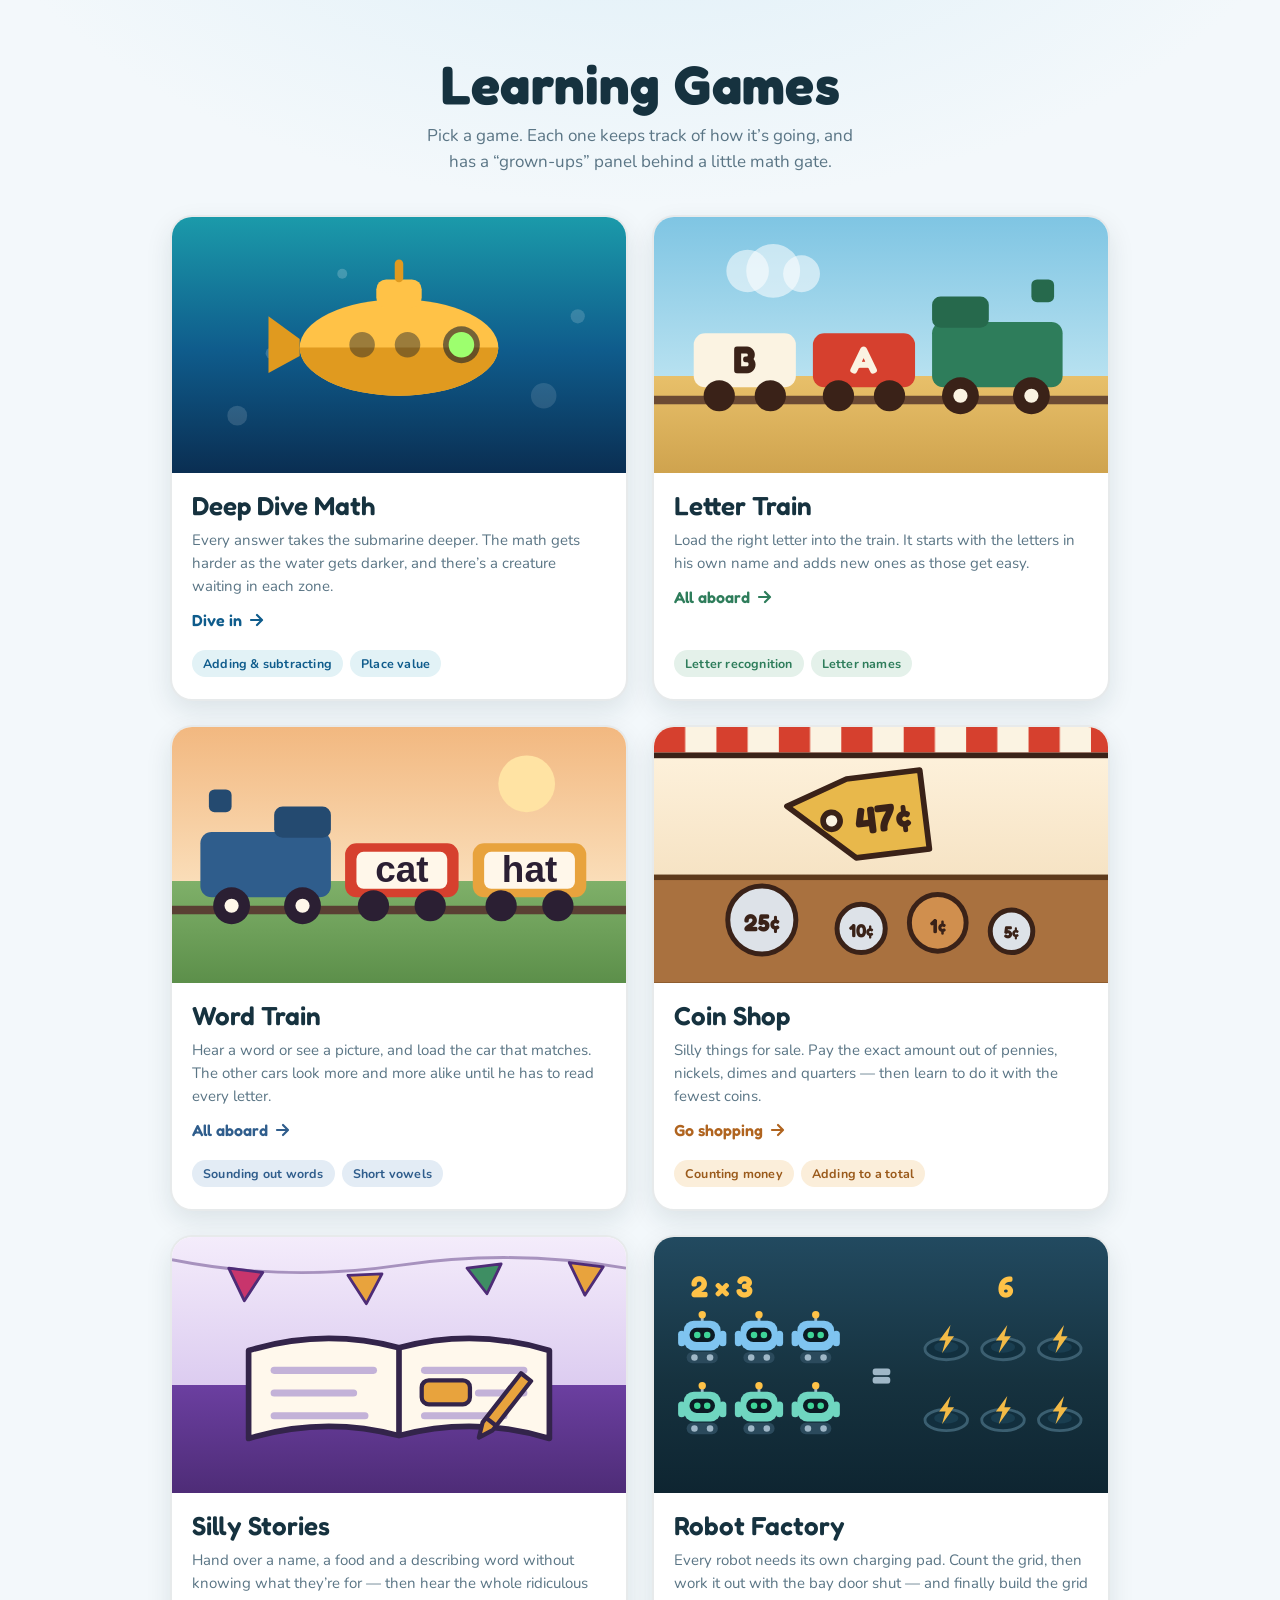
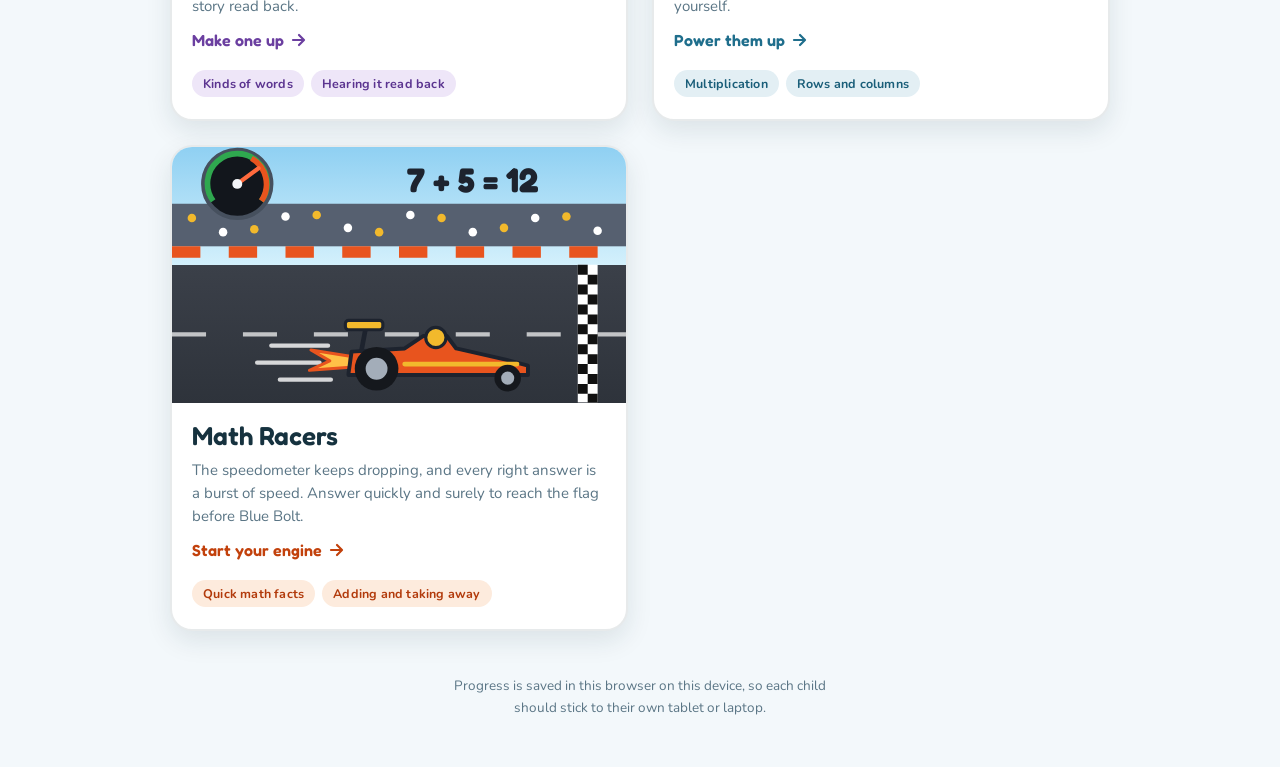
<file: index.html>
<!DOCTYPE html>
<html lang="en">
<head>
<meta charset="utf-8">
<meta name="viewport" content="width=device-width, initial-scale=1">
<title>Learning Games</title>
<meta name="description" content="A small collection of learning games.">
<link rel="icon" href="data:image/svg+xml,<svg xmlns='http://www.w3.org/2000/svg' viewBox='0 0 100 100'><text y='.9em' font-size='90'>&#127917;</text></svg>">
<style>
@import url('https://fonts.googleapis.com/css2?family=Fredoka:wght@400;500;600;700&family=Nunito:wght@400;600;700;800&display=swap');

:root{
  --display:'Fredoka','Trebuchet MS',Verdana,sans-serif;
  --body:'Nunito','Segoe UI',system-ui,sans-serif;
  --ink:#16323F;
  --muted:#5A7585;
  --paper:#F3F8FB;
}

*{box-sizing:border-box;-webkit-tap-highlight-color:transparent}

html,body{margin:0;min-height:100%}
body{
  font-family:var(--body);
  color:var(--ink);
  background:
    radial-gradient(1100px 620px at 50% -180px, #DCEEF7 0%, var(--paper) 62%);
  padding:clamp(20px,5vw,56px) clamp(16px,4vw,32px) 48px;
}

.shell{max-width:940px;margin:0 auto}

header{text-align:center;margin-bottom:clamp(24px,5vw,40px)}
h1{
  font-family:var(--display);font-weight:700;
  font-size:clamp(34px,8vw,54px);line-height:1.05;
  margin:0 0 10px;letter-spacing:.2px;
}
header p{
  margin:0 auto;max-width:44ch;
  font-size:clamp(15px,2.4vw,17px);line-height:1.55;color:var(--muted);
}

.games{
  display:grid;gap:clamp(16px,3vw,24px);
  grid-template-columns:repeat(auto-fit,minmax(300px,1fr));
  list-style:none;padding:0;margin:0;
}

.card{
  display:flex;flex-direction:column;
  text-decoration:none;color:inherit;
  border-radius:22px;overflow:hidden;
  background:#fff;
  border:2px solid rgba(22,50,63,.10);
  box-shadow:0 10px 26px rgba(22,50,63,.10);
  transition:transform 140ms ease, box-shadow 140ms ease;
  height:100%;
}
.card:hover,.card:focus-visible{
  transform:translateY(-4px);
  box-shadow:0 16px 34px rgba(22,50,63,.17);
}
.card:focus-visible{outline:4px solid #FFC247;outline-offset:3px}
.card:active{transform:translateY(-1px)}

.art{
  position:relative;
  aspect-ratio:16/9;
  display:flex;align-items:center;justify-content:center;
}
.art svg{width:100%;height:100%;display:block}

.card-body{padding:18px 20px 22px;display:flex;flex-direction:column;gap:8px;flex:1}
.card h2{
  font-family:var(--display);font-weight:600;
  font-size:26px;margin:0;line-height:1.15;
}
.card p{margin:0;font-size:15px;line-height:1.55;color:var(--muted)}
.tags{display:flex;flex-wrap:wrap;gap:7px;margin-top:auto;padding-top:12px}
.tag{
  font-size:12.5px;font-weight:700;letter-spacing:.2px;
  padding:5px 11px;border-radius:999px;
  background:rgba(22,50,63,.06);color:#3F5C6B;
}
.go{
  font-family:var(--display);font-weight:600;font-size:16px;
  display:inline-flex;align-items:center;gap:7px;
  margin-top:4px;
}
.go svg{width:16px;height:16px;flex:none}

/* per-game accents */
.shop .art{background:linear-gradient(#FFF4E0 0%, #F6E3C4 58%, #A9713F 58%, #7F5127 100%)}
.shop .go{color:#B0641F}
.shop .tag{background:#FBEEDA;color:#9A5A1B}

.dive .art{background:linear-gradient(#1B9AAA 0%, #0F5C8C 52%, #0A2E52 100%)}
.dive .go{color:#0F5C8C}
.dive .tag{background:#E2F2F6;color:#0F5C8C}

.train .art{background:linear-gradient(#7FC5E3 0%, #B7E1F0 62%, #E8C06A 62%, #CFA34E 100%)}
.train .go{color:#2E7D5B}
.train .tag{background:#E4F1EA;color:#2E7D5B}

.tale .art{background:linear-gradient(#F4ECFB 0%, #DCCCF0 58%, #6B3FA0 58%, #4E2C77 100%)}
.tale .go{color:#6B3FA0}
.tale .tag{background:#EEE6F8;color:#5B3490}

.bots .art{background:linear-gradient(#224A60 0%, #16323F 56%, #0E2531 100%)}
.bots .go{color:#1F6E8C}
.bots .tag{background:#E3EFF4;color:#1A5E79}

.race .art{background:linear-gradient(#8FD0F2 0%, #D3F0FC 46%, #3B4049 46%, #2E333B 100%)}
.race .go{color:#C2410C}
.race .tag{background:#FDEBDD;color:#B23A0B}

.words .art{background:linear-gradient(#F2B880 0%, #FADDB8 60%, #7FB069 60%, #5C8F4A 100%)}
.words .go{color:#2F5D8C}
.words .tag{background:#E3ECF5;color:#2F5D8C}

footer{
  margin-top:clamp(28px,5vw,44px);text-align:center;
  font-size:13.5px;line-height:1.6;color:var(--muted);
}
footer p{margin:0 auto;max-width:52ch}

@media (prefers-reduced-motion:reduce){
  .card{transition:none}
  .card:hover,.card:focus-visible{transform:none}
}
</style>
</head>
<body>

<div class="shell">

  <header>
    <h1>Learning Games</h1>
    <p>Pick a game. Each one keeps track of how it&rsquo;s going, and has a
       &ldquo;grown-ups&rdquo; panel behind a little math gate.</p>
  </header>

  <ul class="games">

    <li>
      <a class="card dive" href="games/deep-dive-math/">
        <div class="art">
          <svg viewBox="0 0 320 180" role="img" aria-label="A little submarine diving past bubbles">
            <circle cx="46" cy="140" r="7" fill="rgba(255,255,255,.14)"/>
            <circle cx="70" cy="96" r="4" fill="rgba(255,255,255,.18)"/>
            <circle cx="262" cy="126" r="9" fill="rgba(255,255,255,.12)"/>
            <circle cx="286" cy="70" r="5" fill="rgba(255,255,255,.16)"/>
            <circle cx="120" cy="40" r="3.5" fill="rgba(255,255,255,.2)"/>
            <g transform="translate(160 92)">
              <path d="M-70 0 A70 34 0 0 1 70 0 A70 34 0 0 1 -70 0 Z" fill="#FFC247"/>
              <path d="M-70 0 A70 34 0 0 0 70 0 Z" fill="#E09A1F"/>
              <rect x="-16" y="-48" width="32" height="20" rx="7" fill="#FFC247"/>
              <rect x="-3" y="-62" width="6" height="16" rx="3" fill="#E09A1F"/>
              <circle cx="44" cy="-2" r="13" fill="#04142B" opacity=".55"/>
              <circle cx="44" cy="-2" r="9" fill="#9DFF6E"/>
              <circle cx="6" cy="-2" r="9" fill="#04142B" opacity=".4"/>
              <circle cx="-26" cy="-2" r="9" fill="#04142B" opacity=".4"/>
              <path d="M-70 -6 L-92 -22 L-92 18 L-70 6 Z" fill="#E09A1F"/>
            </g>
          </svg>
        </div>
        <div class="card-body">
          <h2>Deep Dive Math</h2>
          <p>Every answer takes the submarine deeper. The math gets harder as the
             water gets darker, and there&rsquo;s a creature waiting in each zone.</p>
          <span class="go">Dive in
            <svg viewBox="0 0 16 16" aria-hidden="true"><path d="M2 8h10M8 3l5 5-5 5" fill="none" stroke="currentColor" stroke-width="2.2" stroke-linecap="round" stroke-linejoin="round"/></svg>
          </span>
          <div class="tags">
            <span class="tag">Adding &amp; subtracting</span>
            <span class="tag">Place value</span>
          </div>
        </div>
      </a>
    </li>

    <li>
      <a class="card train" href="games/letter-train/">
        <div class="art">
          <svg viewBox="0 0 320 180" role="img" aria-label="A green train engine pulling lettered cars">
            <circle cx="66" cy="38" r="15" fill="rgba(255,255,255,.55)"/>
            <circle cx="84" cy="38" r="19" fill="rgba(255,255,255,.55)"/>
            <circle cx="104" cy="40" r="13" fill="rgba(255,255,255,.55)"/>
            <rect x="0" y="126" width="320" height="6" fill="#6B4A33"/>
            <g>
              <rect x="196" y="74" width="92" height="46" rx="8" fill="#2E7D5B"/>
              <rect x="196" y="56" width="40" height="22" rx="6" fill="#26694C"/>
              <rect x="266" y="44" width="16" height="16" rx="4" fill="#26694C"/>
              <circle cx="216" cy="126" r="13" fill="#3A2218"/>
              <circle cx="216" cy="126" r="5" fill="#FBF3E2"/>
              <circle cx="266" cy="126" r="13" fill="#3A2218"/>
              <circle cx="266" cy="126" r="5" fill="#FBF3E2"/>
            </g>
            <g>
              <rect x="112" y="82" width="72" height="38" rx="8" fill="#D6402E"/>
              <text x="148" y="110" text-anchor="middle" font-family="Fredoka, Verdana, sans-serif" font-size="27" font-weight="700" fill="#FBF3E2">A</text>
              <circle cx="130" cy="126" r="11" fill="#3A2218"/>
              <circle cx="166" cy="126" r="11" fill="#3A2218"/>
            </g>
            <g>
              <rect x="28" y="82" width="72" height="38" rx="8" fill="#FBF3E2"/>
              <text x="64" y="110" text-anchor="middle" font-family="Fredoka, Verdana, sans-serif" font-size="27" font-weight="700" fill="#3A2218">B</text>
              <circle cx="46" cy="126" r="11" fill="#3A2218"/>
              <circle cx="82" cy="126" r="11" fill="#3A2218"/>
            </g>
          </svg>
        </div>
        <div class="card-body">
          <h2>Letter Train</h2>
          <p>Load the right letter into the train. It starts with the letters in
             his own name and adds new ones as those get easy.</p>
          <span class="go">All aboard
            <svg viewBox="0 0 16 16" aria-hidden="true"><path d="M2 8h10M8 3l5 5-5 5" fill="none" stroke="currentColor" stroke-width="2.2" stroke-linecap="round" stroke-linejoin="round"/></svg>
          </span>
          <div class="tags">
            <span class="tag">Letter recognition</span>
            <span class="tag">Letter names</span>
          </div>
        </div>
      </a>
    </li>

    <li>
      <a class="card words" href="games/word-train/">
        <div class="art">
          <svg viewBox="0 0 320 180" role="img" aria-label="A blue train engine pulling cars with the words cat and hat">
            <circle cx="250" cy="40" r="20" fill="#FFE3A3"/>
            <rect x="0" y="126" width="320" height="6" fill="#5A4033"/>
            <g>
              <rect x="20" y="74" width="92" height="46" rx="8" fill="#2F5D8C"/>
              <rect x="72" y="56" width="40" height="22" rx="6" fill="#244A70"/>
              <rect x="26" y="44" width="16" height="16" rx="4" fill="#244A70"/>
              <circle cx="42" cy="126" r="13" fill="#2B1F33"/>
              <circle cx="42" cy="126" r="5" fill="#FFF7EA"/>
              <circle cx="92" cy="126" r="13" fill="#2B1F33"/>
              <circle cx="92" cy="126" r="5" fill="#FFF7EA"/>
            </g>
            <g font-family="Andika, Verdana, sans-serif" font-size="26" font-weight="700" text-anchor="middle">
              <rect x="122" y="82" width="80" height="38" rx="8" fill="#D6402E"/>
              <rect x="130" y="88" width="64" height="26" rx="5" fill="#FFF7EA"/>
              <text x="162" y="109" fill="#2B1F33">cat</text>
              <circle cx="142" cy="126" r="11" fill="#2B1F33"/>
              <circle cx="182" cy="126" r="11" fill="#2B1F33"/>
              <rect x="212" y="82" width="80" height="38" rx="8" fill="#E8A33D"/>
              <rect x="220" y="88" width="64" height="26" rx="5" fill="#FFF7EA"/>
              <text x="252" y="109" fill="#2B1F33">hat</text>
              <circle cx="232" cy="126" r="11" fill="#2B1F33"/>
              <circle cx="272" cy="126" r="11" fill="#2B1F33"/>
            </g>
          </svg>
        </div>
        <div class="card-body">
          <h2>Word Train</h2>
          <p>Hear a word or see a picture, and load the car that matches. The
             other cars look more and more alike until he has to read every letter.</p>
          <span class="go">All aboard
            <svg viewBox="0 0 16 16" aria-hidden="true"><path d="M2 8h10M8 3l5 5-5 5" fill="none" stroke="currentColor" stroke-width="2.2" stroke-linecap="round" stroke-linejoin="round"/></svg>
          </span>
          <div class="tags">
            <span class="tag">Sounding out words</span>
            <span class="tag">Short vowels</span>
          </div>
        </div>
      </a>
    </li>

    <li>
      <a class="card shop" href="games/coin-shop/">
        <div class="art">
          <svg viewBox="0 0 320 180" role="img" aria-label="A shop counter with a price tag and a pile of coins">
            <rect x="0" y="0" width="320" height="18" fill="#D6402E"/>
            <rect x="0" y="0" width="320" height="18" fill="url(#stripe)"/>
            <defs>
              <pattern id="stripe" width="44" height="18" patternUnits="userSpaceOnUse">
                <rect x="22" y="0" width="22" height="18" fill="#FBF3E2"/>
              </pattern>
            </defs>
            <rect x="0" y="18" width="320" height="4" fill="#3A2218"/>

            <g transform="translate(92 42) rotate(-7)">
              <path d="M0 14 L44 0 L96 0 L96 56 L44 56 Z" fill="#E8B84B" stroke="#3A2218" stroke-width="4" stroke-linejoin="round"/>
              <circle cx="30" cy="28" r="6" fill="#FBF3E2" stroke="#3A2218" stroke-width="4"/>
              <text x="66" y="40" text-anchor="middle" font-family="Fredoka, Verdana, sans-serif" font-size="27" font-weight="700" fill="#3A2218">47&#162;</text>
            </g>

            <rect x="0" y="104" width="320" height="4" fill="#5E3A1B"/>
            <rect x="0" y="108" width="320" height="72" fill="#A9713F"/>

            <g stroke="#3A2218" stroke-width="3.5">
              <circle cx="76" cy="136" r="24" fill="#DDE2E8"/>
              <circle cx="146" cy="142" r="17" fill="#DDE2E8"/>
              <circle cx="200" cy="138" r="20" fill="#D08F4E"/>
              <circle cx="252" cy="144" r="15" fill="#DDE2E8"/>
            </g>
            <g font-family="Fredoka, Verdana, sans-serif" font-weight="700" fill="#3A2218" text-anchor="middle">
              <text x="76" y="144" font-size="17">25&#162;</text>
              <text x="146" y="148" font-size="13">10&#162;</text>
              <text x="200" y="145" font-size="14">1&#162;</text>
              <text x="252" y="149" font-size="12">5&#162;</text>
            </g>
          </svg>
        </div>
        <div class="card-body">
          <h2>Coin Shop</h2>
          <p>Silly things for sale. Pay the exact amount out of pennies, nickels,
             dimes and quarters &mdash; then learn to do it with the fewest coins.</p>
          <span class="go">Go shopping
            <svg viewBox="0 0 16 16" aria-hidden="true"><path d="M2 8h10M8 3l5 5-5 5" fill="none" stroke="currentColor" stroke-width="2.2" stroke-linecap="round" stroke-linejoin="round"/></svg>
          </span>
          <div class="tags">
            <span class="tag">Counting money</span>
            <span class="tag">Adding to a total</span>
          </div>
        </div>
      </a>
    </li>

    <li>
      <a class="card tale" href="games/silly-stories/">
        <div class="art">
          <svg viewBox="0 0 320 180" role="img" aria-label="An open book with one word filled into a blank">
            <path d="M0 16 Q80 32 160 20 Q240 8 320 22" fill="none" stroke="#4E2C77" stroke-width="2" opacity=".45"/>
            <g stroke="#4E2C77" stroke-width="2" stroke-linejoin="round">
              <path d="M40 22 L64 25 L51 45 Z" fill="#C8356C"/>
              <path d="M124 27 L148 26 L137 47 Z" fill="#E8A33D"/>
              <path d="M208 22 L232 19 L222 40 Z" fill="#3E8E63"/>
              <path d="M280 18 L304 21 L291 41 Z" fill="#E8A33D"/>
            </g>
            <g transform="translate(160 112)">
              <path d="M-106 30 Q-53 14 0 28 Q53 14 106 30 L106 -32 Q53 -48 0 -34 Q-53 -48 -106 -32 Z"
                    fill="#FFF8EC" stroke="#33244A" stroke-width="4" stroke-linejoin="round"/>
              <path d="M0 28 L0 -34" stroke="#33244A" stroke-width="4"/>
              <g stroke="#C3B2D8" stroke-width="5" stroke-linecap="round">
                <path d="M-88 -18 H-18"/>
                <path d="M-88 -2 H-32"/>
                <path d="M-88 14 H-24"/>
                <path d="M18 -18 H88"/>
                <path d="M56 -2 H88"/>
                <path d="M18 14 H74"/>
              </g>
              <rect x="16" y="-11" width="34" height="17" rx="5" fill="#E8A33D" stroke="#33244A" stroke-width="3"/>
            </g>
            <g transform="translate(246 96) rotate(38)">
              <path d="M0 0 L9 0 L9 44 L4.5 54 L0 44 Z" fill="#E8A33D" stroke="#33244A" stroke-width="3" stroke-linejoin="round"/>
              <path d="M0 40 L9 40" stroke="#33244A" stroke-width="3"/>
            </g>
          </svg>
        </div>
        <div class="card-body">
          <h2>Silly Stories</h2>
          <p>Hand over a name, a food and a describing word without knowing what
             they&rsquo;re for &mdash; then hear the whole ridiculous story read back.</p>
          <span class="go">Make one up
            <svg viewBox="0 0 16 16" aria-hidden="true"><path d="M2 8h10M8 3l5 5-5 5" fill="none" stroke="currentColor" stroke-width="2.2" stroke-linecap="round" stroke-linejoin="round"/></svg>
          </span>
          <div class="tags">
            <span class="tag">Kinds of words</span>
            <span class="tag">Hearing it read back</span>
          </div>
        </div>
      </a>
    </li>

    <li>
      <a class="card bots" href="games/robot-factory/">
        <div class="art">
          <svg viewBox="0 0 320 180" role="img" aria-label="Two rows of three robots beside two rows of three charging pads">
            <defs>
              <g id="rfBot">
                <path d="M18 7V4" stroke="#9FB7C7" stroke-width="2" stroke-linecap="round"/>
                <circle cx="18" cy="2.8" r="2.6" fill="#FFC247"/>
                <rect x="1" y="14" width="5" height="11" rx="2.5" fill="currentColor"/>
                <rect x="30" y="14" width="5" height="11" rx="2.5" fill="currentColor"/>
                <rect x="5" y="7" width="26" height="21" rx="7" fill="currentColor"/>
                <rect x="9" y="12" width="18" height="10" rx="5" fill="#0B1B24"/>
                <circle cx="14.5" cy="17" r="2.3" fill="#3ED598"/>
                <circle cx="21.5" cy="17" r="2.3" fill="#3ED598"/>
                <rect x="7" y="29" width="22" height="8" rx="4" fill="#2B4A5C"/>
                <circle cx="12.5" cy="33" r="2.3" fill="#9FB7C7"/>
                <circle cx="23.5" cy="33" r="2.3" fill="#9FB7C7"/>
              </g>
              <g id="rfPad">
                <ellipse cx="18" cy="25" rx="15" ry="7.5" fill="#12303F" stroke="#3E6274" stroke-width="2"/>
                <ellipse cx="18" cy="23.5" rx="8.5" ry="4" fill="#1B3F52"/>
                <path d="M21 8l-8 11h4.5L15 28l8.5-12H19z" fill="#FFC247"/>
              </g>
            </defs>

            <text x="26" y="42" font-family="Fredoka, Verdana, sans-serif" font-size="21" font-weight="700" fill="#FFC247">2 &#215; 3</text>

            <g color="#7FC4F0">
              <use href="#rfBot" transform="translate(16 52)"/>
              <use href="#rfBot" transform="translate(56 52)"/>
              <use href="#rfBot" transform="translate(96 52)"/>
            </g>
            <g color="#6FD6C0">
              <use href="#rfBot" transform="translate(16 102)"/>
              <use href="#rfBot" transform="translate(56 102)"/>
              <use href="#rfBot" transform="translate(96 102)"/>
            </g>

            <text x="160" y="106" text-anchor="middle" font-family="Fredoka, Verdana, sans-serif" font-size="30" font-weight="700" fill="#9FB7C7">=</text>
            <text x="248" y="42" text-anchor="middle" font-family="Fredoka, Verdana, sans-serif" font-size="21" font-weight="700" fill="#FFC247">6</text>

            <g opacity=".95">
              <use href="#rfPad" transform="translate(188 54)"/>
              <use href="#rfPad" transform="translate(228 54)"/>
              <use href="#rfPad" transform="translate(268 54)"/>
              <use href="#rfPad" transform="translate(188 104)"/>
              <use href="#rfPad" transform="translate(228 104)"/>
              <use href="#rfPad" transform="translate(268 104)"/>
            </g>
          </svg>
        </div>
        <div class="card-body">
          <h2>Robot Factory</h2>
          <p>Every robot needs its own charging pad. Count the grid, then work it
             out with the bay door shut &mdash; and finally build the grid yourself.</p>
          <span class="go">Power them up
            <svg viewBox="0 0 16 16" aria-hidden="true"><path d="M2 8h10M8 3l5 5-5 5" fill="none" stroke="currentColor" stroke-width="2.2" stroke-linecap="round" stroke-linejoin="round"/></svg>
          </span>
          <div class="tags">
            <span class="tag">Multiplication</span>
            <span class="tag">Rows and columns</span>
          </div>
        </div>
      </a>
    </li>

    <li>
      <a class="card race" href="games/math-racers/">
        <div class="art">
          <svg viewBox="0 0 320 180" role="img" aria-label="A red dragster speeding toward a checkered finish line, with a speedometer and 7 + 5">
            <g fill="#566070"><rect x="0" y="40" width="320" height="30"/></g>
            <g fill="#F2B92C"><circle cx="14" cy="50" r="3"/><circle cx="58" cy="58" r="3"/><circle cx="102" cy="48" r="3"/><circle cx="146" cy="60" r="3"/><circle cx="190" cy="50" r="3"/><circle cx="234" cy="57" r="3"/><circle cx="278" cy="49" r="3"/></g>
            <g fill="#FFFFFF"><circle cx="36" cy="60" r="3"/><circle cx="80" cy="49" r="3"/><circle cx="124" cy="57" r="3"/><circle cx="168" cy="48" r="3"/><circle cx="212" cy="60" r="3"/><circle cx="256" cy="50" r="3"/><circle cx="300" cy="59" r="3"/></g>
            <path d="M0 74 H320" stroke="#E8541E" stroke-width="8" stroke-dasharray="20 20"/>
            <path d="M0 132 H320" stroke="#FFFFFF" stroke-width="3" stroke-dasharray="24 26" opacity=".7"/>
            <g transform="translate(286 83)">
              <rect width="14" height="97" fill="#FFFFFF"/>
              <path d="M0 0h7v7H0zM7 7h7v7H7zM0 14h7v7H0zM7 21h7v7H7zM0 28h7v7H0zM7 35h7v7H7zM0 42h7v7H0zM7 49h7v7H7zM0 56h7v7H0zM7 63h7v7H7zM0 70h7v7H0zM7 77h7v7H7zM0 84h7v7H0zM7 91h7v6H7z" fill="#111"/>
            </g>
            <g stroke="#FFFFFF" stroke-width="3" stroke-linecap="round" opacity=".8">
              <path d="M70 140 H110"/><path d="M60 152 H104"/><path d="M76 164 H112"/>
            </g>
            <g transform="translate(120 120) scale(1.1)">
              <path d="M5 25 L-20 21 L-8 28 L-21 34 L5 32 Z" fill="#FFC247" stroke="#E8541E" stroke-width="2" stroke-linejoin="round"/>
              <path d="M12 23 L15 7" stroke="#1D232E" stroke-width="3"/>
              <rect x="2" y="2" width="24" height="6" rx="2" fill="#F2B92C" stroke="#1D232E" stroke-width="2"/>
              <path d="M4 36 L6 22 L40 20 L52 12 L67 12 L73 20 L104 27 L119 31 L119 37 L4 37 Z" fill="#E8541E" stroke="#1D232E" stroke-width="2.5" stroke-linejoin="round"/>
              <path d="M40 30 H112" stroke="#F2B92C" stroke-width="3" stroke-linecap="round"/>
              <circle cx="60" cy="13" r="6.5" fill="#F2B92C" stroke="#1D232E" stroke-width="2"/>
              <circle cx="22" cy="33" r="14" fill="#15181D"/><circle cx="22" cy="33" r="7" fill="#A3ADB9"/>
              <circle cx="106" cy="39" r="8.5" fill="#15181D"/><circle cx="106" cy="39" r="4.2" fill="#A3ADB9"/>
            </g>
            <g transform="translate(46 26)">
              <circle r="24" fill="#12161C" stroke="#46505E" stroke-width="3"/>
              <path d="M-17 12 A21 21 0 1 1 17 12" fill="none" stroke="#2FA84F" stroke-width="4"/>
              <path d="M10 -18 A21 21 0 0 1 17 12" fill="none" stroke="#E8541E" stroke-width="4"/>
              <path d="M0 0 L15 -11" stroke="#FF6A3D" stroke-width="3" stroke-linecap="round"/>
              <circle r="3.5" fill="#F3F5F8"/>
            </g>
            <text x="212" y="32" text-anchor="middle" font-family="Fredoka, Verdana, sans-serif" font-size="24" font-weight="700" fill="#1D232E">7 + 5 = 12</text>
          </svg>
        </div>
        <div class="card-body">
          <h2>Math Racers</h2>
          <p>The speedometer keeps dropping, and every right answer is a burst of
             speed. Answer quickly and surely to reach the flag before Blue Bolt.</p>
          <span class="go">Start your engine
            <svg viewBox="0 0 16 16" aria-hidden="true"><path d="M2 8h10M8 3l5 5-5 5" fill="none" stroke="currentColor" stroke-width="2.2" stroke-linecap="round" stroke-linejoin="round"/></svg>
          </span>
          <div class="tags">
            <span class="tag">Quick math facts</span>
            <span class="tag">Adding and taking away</span>
          </div>
        </div>
      </a>
    </li>

  </ul>

  <footer>
    <p>Progress is saved in this browser on this device, so each child should
       stick to their own tablet or laptop.</p>
  </footer>

</div>

</body>
</html>
</file>
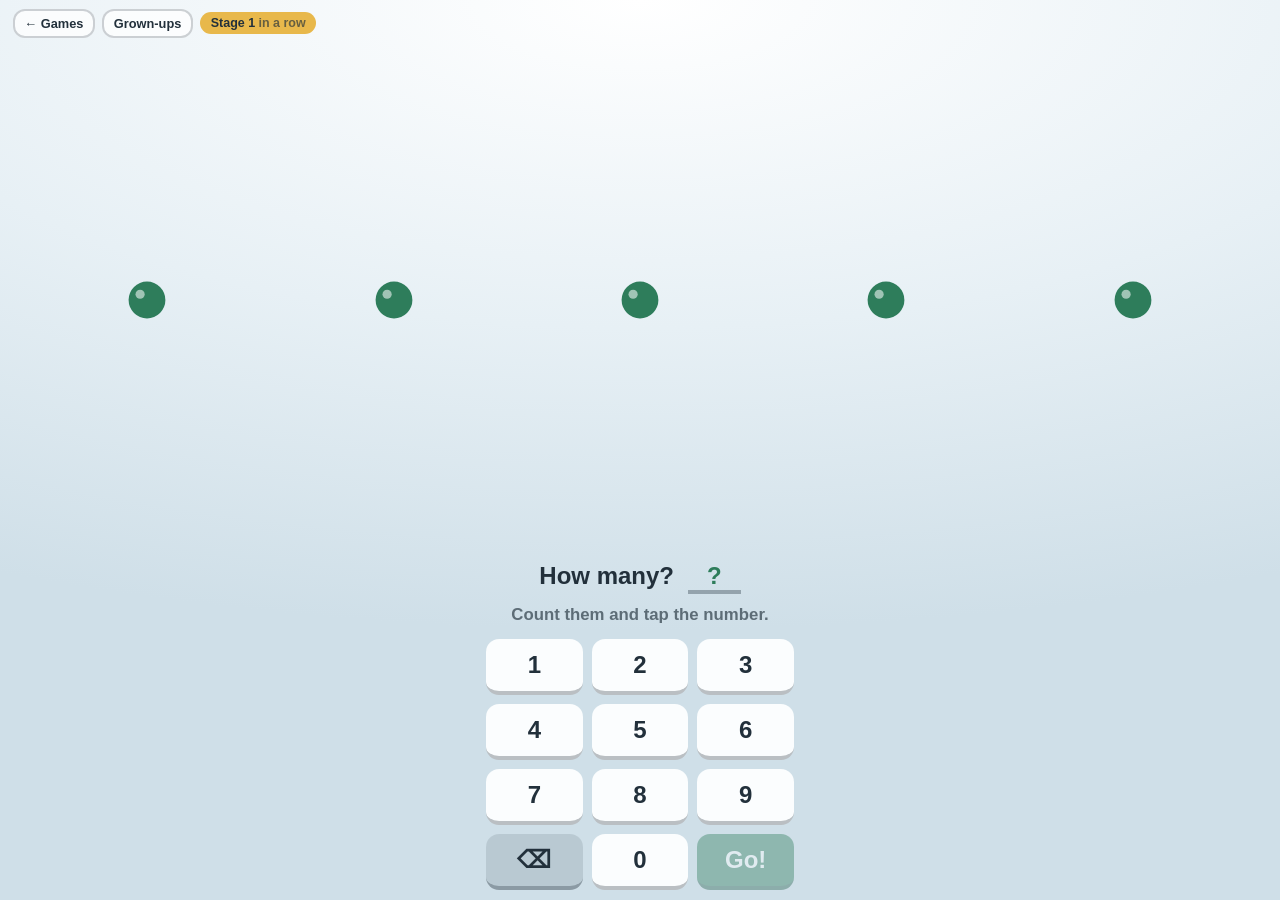
<file: games/_template/index.html>
<!DOCTYPE html>
<html lang="en">
<head>
<meta charset="utf-8">
<meta name="viewport" content="width=device-width, initial-scale=1, maximum-scale=1, user-scalable=no">
<title>Game Template</title>
<meta name="description" content="Skeleton for a new learning game. Copy the folder, then replace the game.">
<!-- REPLACE: the emoji in the favicon data URI. -->
<link rel="icon" href="data:image/svg+xml,<svg xmlns='http://www.w3.org/2000/svg' viewBox='0 0 100 100'><text y='.9em' font-size='90'>&#129513;</text></svg>">

<!-- These four, in this order. kit.css must load BEFORE the game's own <style>
     so the game's .btn rules win and the panel's buttons match this game. -->
<script src="../../shared/storage.js"></script>
<script src="../../shared/kit.js"></script>
<script src="../../shared/grownups.js"></script>
<link rel="stylesheet" href="../../shared/kit.css">

<style>
  :root{
    /* REPLACE: this game's palette. */
    --ink:#22303B;
    --paper:#FBFDFE;
    --bg:#E7F0F5;
    --bg-deep:#CFDFE8;
    --accent:#2E7D5B;
    --pop:#D6402E;
    --gold:#E8B84B;
    --font:'Avenir Next','Futura','Trebuchet MS',Verdana,sans-serif;

    /* The grown-ups panel, themed for this game. All 13 of these are set by
       every game — copy the block and repoint the values. (deep-dive also sets
       --kit-on / --kit-on-ink to restyle the chosen button in a settings row;
       they default to --kit-ink / --kit-paper.) */
    --kit-font:var(--font);
    --kit-ink:var(--ink);
    --kit-muted:rgba(34,48,59,.62);
    --kit-paper:var(--paper);
    --kit-line:var(--ink);
    --kit-tile:rgba(34,48,59,.06);
    --kit-accent:var(--accent);
    --kit-accent-ink:var(--paper);
    --kit-danger:var(--pop);
    --kit-danger-ink:var(--paper);
    --kit-scrim:rgba(34,48,59,.6);
    --kit-focus:var(--gold);
    --kit-radius:18px;
  }

  *{box-sizing:border-box;-webkit-tap-highlight-color:transparent;}
  html,body{height:100%;margin:0;}
  body{
    font-family:var(--font);color:var(--ink);background:var(--bg-deep);
    overflow:hidden;touch-action:manipulation;
  }
  #app{
    position:relative;height:100dvh;display:flex;flex-direction:column;
    background:radial-gradient(120% 70% at 50% 0%, #FFFFFF 0%, var(--bg) 52%, var(--bg-deep) 100%);
  }

  /* grownups.js emits `btn`, `btn quiet ghost` and `btn danger` on the panel's
     own buttons, so define all four or the panel won't match the game. */
  .btn{
    font-family:var(--font);font-size:1.05rem;font-weight:700;
    color:var(--paper);background:var(--accent);
    border:none;border-bottom:4px solid rgba(0,0,0,.28);
    border-radius:14px;padding:.7em 1.4em;cursor:pointer;
  }
  .btn:active{transform:translateY(2px);border-bottom-width:2px;}
  .btn:disabled{opacity:.4;cursor:default;transform:none;}
  .btn.quiet,.btn.ghost{
    background:transparent;color:var(--ink);
    border:2px solid rgba(34,48,59,.35);border-bottom-width:2px;
  }
  .btn.danger{background:var(--pop);color:var(--paper);}
  .btn:focus-visible{outline:4px solid var(--gold);outline-offset:3px;}

  #bar{display:flex;align-items:center;gap:.45rem;padding:.55rem .8rem .2rem;flex:none;}
  #bar a,#bar button.chip{
    background:rgba(255,255,255,.75);border:2px solid rgba(34,48,59,.22);
    color:var(--ink);border-radius:12px;padding:.4em .75em;
    font-family:var(--font);font-size:.8rem;font-weight:700;
    text-decoration:none;white-space:nowrap;cursor:pointer;
  }
  #stageChip{
    background:var(--gold);border-radius:999px;padding:.32em .85em;
    font-size:.78rem;font-weight:800;white-space:nowrap;
  }
  #stageChip i{font-style:normal;opacity:.65;}

  /* REPLACE: everything from here to the keypad is the game itself. */
  #play{
    flex:1;min-height:0;position:relative;
    display:flex;align-items:center;justify-content:center;
    padding:.4rem clamp(10px,4vw,24px);
  }
  #things{position:relative;width:100%;height:100%;}
  .thing{
    position:absolute;width:clamp(26px,7vw,46px);height:clamp(26px,7vw,46px);
    transform:translate(-50%,-50%);
  }
  .thing svg{width:100%;height:100%;display:block;}
  #prompt{
    flex:none;text-align:center;padding:.2rem 1rem 0;
    font-size:clamp(1.05rem,4.2vw,1.5rem);font-weight:800;
  }
  #slot{
    display:inline-block;min-width:2.2em;margin-left:.3em;
    border-bottom:4px solid rgba(34,48,59,.35);
    color:var(--accent);
  }
  #slot.good{color:var(--accent);animation:pop .3s ease;}
  #slot.bad{color:var(--pop);animation:shake .34s ease;}
  @keyframes pop{0%{transform:scale(1)}45%{transform:scale(1.14)}100%{transform:scale(1)}}
  @keyframes shake{0%,100%{transform:translateX(0)}25%{transform:translateX(-8px)}60%{transform:translateX(8px)}}

  #feedback{
    flex:none;min-height:2.4em;display:flex;align-items:center;justify-content:center;
    padding:0 1rem;text-align:center;max-width:36ch;margin:0 auto;
    font-size:clamp(.85rem,3.3vw,1.05rem);font-weight:700;line-height:1.3;
    color:rgba(34,48,59,.66);
  }
  #feedback.good{color:var(--accent);}
  #feedback.miss{color:var(--pop);}

  #pad{
    flex:none;display:grid;grid-template-columns:repeat(3,1fr);
    gap:clamp(5px,1.6vw,9px);width:min(340px,100%);margin:0 auto;
    padding:.3rem clamp(10px,4vw,16px) calc(.6rem + env(safe-area-inset-bottom,0px));
  }
  .key{
    font-family:var(--font);font-size:clamp(1.15rem,5vw,1.5rem);font-weight:800;
    padding:.5em 0;border-radius:13px;cursor:pointer;
    background:var(--paper);color:var(--ink);
    border:none;border-bottom:4px solid rgba(34,48,59,.3);
  }
  .key:active{transform:translateY(3px);border-bottom-width:1px;}
  .key:focus-visible{outline:3px solid var(--gold);outline-offset:2px;}
  .key.util{background:rgba(34,48,59,.12);}
  .key.go{background:var(--accent);color:var(--paper);}
  .key:disabled{opacity:.4;cursor:default;transform:none;}

  /* The promotion overlay. Every game hand-rolls this; it is not in kit.css
     because the celebration is part of the game's own voice. */
  #overlay{
    position:absolute;inset:0;z-index:40;display:none;
    background:rgba(34,48,59,.62);padding:1rem;overflow:auto;
  }
  #overlay.open{display:flex;align-items:center;justify-content:center;}
  .sheet{
    background:var(--paper);border:4px solid var(--ink);border-radius:20px;
    max-width:560px;width:100%;padding:1.2rem 1.3rem 1.3rem;
    max-height:92dvh;overflow:auto;margin:auto;text-align:center;
  }
  .sheet h2{margin:.2rem 0 .5rem;font-size:1.45rem;}
  .sheet p{margin:.35rem 0;font-size:.95rem;line-height:1.55;}
  .sheet .big{font-size:3.2rem;line-height:1.1;}
  .sheet .actions{display:flex;gap:.6rem;justify-content:center;margin-top:1.1rem;}

  /* Required in every game, for the game's own animations.
     kit.css already covers the panel's. */
  @media (prefers-reduced-motion:reduce){
    *{animation:none !important;transition:none !important;}
  }
</style>
</head>
<body>
<div id="app">

  <div id="bar">
    <a href="../../">&#8592; Games</a>
    <button class="chip" id="grownups">Grown-ups</button>
    <span id="stageChip">Stage 1 <i>in a row</i></span>
  </div>

  <div id="play"><div id="things"></div></div>

  <div id="prompt">How many? <span id="slot">?</span></div>
  <div id="feedback" aria-live="polite"></div>
  <div id="pad"></div>

  <div id="overlay" aria-hidden="true"></div>
</div>

<script>
/* ============================================================================
   GAME TEMPLATE — copy this folder to games/<your-game>/ and replace the game.

   What is already wired for you, and what every game is expected to have:
     - the four shared includes, in order, kit.css before this <style>
     - the --kit-* block that themes the grown-ups panel
     - persistence under one key, with a defensive merge on load
     - a stage ladder and a separate difficulty rung, both auto-moving, both
       able to move DOWN, each on its own window of evidence
     - a celebration overlay that explains the new rule in the kid's words
     - a panel config carrying all six required parts, in order
     - sound + speech toggles mirrored onto Kit from the game's own saved state
     - keyboard alongside touch, a back link, reduced-motion

   Search for REPLACE to find every spot that is placeholder content.
   Full reference: docs/adding-a-game.md
   ========================================================================= */
(function(){
  "use strict";

  const $ = s => document.querySelector(s);
  const { ri, pick, store, say, tone } = Kit;

  /* REPLACE: one key per game. Bump the suffix when the shape of the saved
     state changes in a way the merge below can't absorb. */
  const KEY = "template:v1";

  /* REPLACE: the difficulty rung. This moves independently of the stage —
     the stage is WHAT the game asks, the rung is HOW HARD the numbers are. */
  const LEVELS = [
    { note:"up to 5 things",  max:5  },
    { note:"up to 10 things", max:10 },
    { note:"up to 20 things", max:20 }
  ];

  /* REPLACE: the stage ladder. Real games run three or four. Each stage should
     change what the game ASKS, not just its numbers. */
  const STAGES = { 1:"in a row", 2:"scattered" };
  const TOP_STAGE = 2;

  let S = null;        // everything that persists
  let R = null;        // the round in progress
  let entry = "";      // what he's typed
  let locked = false;  // true while animating, overlaid, or in the panel
  let shownAt = 0;
  let sessionStart = Date.now();

  /* A burst of taps should write once, not once per tap. */
  const persist = Kit.debounce(() => store.set(KEY, S), 350);

  /* The game's saved state is the source of truth; Kit just mirrors it.
     Called at boot and from every sound/speech onPick. */
  function applySettings(){
    Kit.sound.enabled = S.sound;
    Kit.speech.enabled = S.voice;
  }

  function freshState(){
    return {
      stage:1, level:0,
      stageMode:"auto",        // "auto" | "1" | "2" … — the panel's override
      hist:[], levelHist:[],   // the evidence windows, cleared on each move
      rounds:0, cleanRounds:0, attempts:0,
      sound:true, voice:true,
      seconds:0, sessions:0,
      round:null               // so a reload lands on the same question
    };
  }

  /* ---------------- sound: oscillators only, never audio files ------------ */
  const blip = v => tone(420 + v * 26, 0.05, 0, "square", 0.07);
  const yay  = () => [523,659,784,1046].forEach((f,i) => tone(f, 0.26, i*0.11, "triangle", 0.15));
  const nope = () => { tone(200,0.16,0,"square",0.09); tone(150,0.2,0.13,"square",0.09); };
  const fanfare = () => [392,523,659,784,1046].forEach((f,i) => tone(f, 0.3, i*0.12, "triangle", 0.15));

  /* ---------------- the round -------------------------------------------- */
  /* REPLACE: all of this. It is a placeholder game — count the blobs. */
  function makeRound(){
    const n = ri(2, LEVELS[S.level].max);
    const spots = [];
    for (let i = 0; i < n; i++){
      spots.push(S.stage === 1
        ? { x: (i + 0.5) / n * 100, y: 50 }
        : { x: 8 + Math.random() * 84, y: 12 + Math.random() * 76 });
    }
    return { n:n, spots:spots, tries:0 };
  }

  function drawRound(){
    $("#things").innerHTML = R.spots.map(s =>
      '<div class="thing" style="left:' + s.x + '%;top:' + s.y + '%">' +
        '<svg viewBox="0 0 40 40" aria-hidden="true">' +
          '<circle cx="20" cy="20" r="16" fill="#2E7D5B"/>' +
          '<circle cx="14" cy="15" r="4" fill="rgba(255,255,255,.55)"/>' +
        "</svg></div>").join("");
  }

  function startRound(announce){
    entry = "";
    locked = false;
    R.tries = 0;
    shownAt = Date.now();
    drawRound();
    renderSlot();
    feedback(S.stage === 1 ? "Count them and tap the number." : "They're all over the place. Count carefully.", "");
    if (announce !== false) setTimeout(() => say("How many?"), 260);
    S.round = R; persist();
  }

  function renderSlot(state){
    const el = $("#slot");
    el.textContent = entry === "" ? "?" : entry;
    el.className = state || "";
    const go = $("#goKey");
    if (go) go.disabled = entry === "";
  }

  function feedback(msg, kind){
    const f = $("#feedback");
    f.textContent = msg || "";
    f.className = kind || "";
  }

  /* ---------------- answering -------------------------------------------- */
  function press(k){
    if (locked) return;
    if (k === "back") entry = entry.slice(0, -1);
    else if (k === "go") return submit();
    else if (entry.length < 2 && !(entry === "" && k === "0")){ entry += k; blip(+k); }
    renderSlot();
  }

  function submit(){
    if (locked || entry === "") return;
    locked = true;
    R.tries++;
    S.attempts++;
    const right = +entry === R.n;

    if (right) return succeed();

    nope();
    renderSlot("bad");
    /* Never scold, and name the next move. Two tries, then tell him. */
    if (R.tries >= 2) return reveal();
    feedback(+entry < R.n ? "Not quite — there are more than that. Try again."
                          : "Not quite — that's a few too many. Try again.", "miss");
    say("Try again.");
    setTimeout(() => { entry = ""; renderSlot(); locked = false; }, 900);
  }

  function succeed(){
    yay();
    renderSlot("good");
    const clean = R.tries === 1;
    S.rounds++;
    if (clean) S.cleanRounds++;
    record(clean);
    feedback(pick(["Yes! " + R.n + ".", "That's " + R.n + ". Nice counting.", "Exactly " + R.n + "."]), "good");
    say(pick(["Yes!", "That's right.", "Nice counting."]), 1);
    S.round = null; persist();
    setTimeout(finishRound, 1400);
  }

  function reveal(){
    S.rounds++;
    record(false);
    feedback("It was " + R.n + ". Try the next one.", "miss");
    say("It was " + R.n + ".");
    entry = String(R.n);
    renderSlot("bad");
    S.round = null; persist();
    setTimeout(finishRound, 1900);
  }

  function record(clean){
    S.hist.push({ stage:S.stage, clean:clean });
    S.levelHist.push({ level:S.level, clean:clean });
    if (S.hist.length > 40) S.hist = S.hist.slice(-40);
    if (S.levelHist.length > 40) S.levelHist = S.levelHist.slice(-40);
  }

  function finishRound(){
    considerLevel();
    if (!considerStage()) nextRound();
  }
  function nextRound(){ R = makeRound(); startRound(true); }

  /* ---------------- moving him along -------------------------------------
     The contract, in every game: a WINDOW of evidence, never one answer; a
     demotion path; and the window clears on a move so the next judgement is
     fresh. Tune the numbers, keep the shape. */
  function considerLevel(){
    const recent = S.levelHist.filter(h => h.level === S.level).slice(-6);
    if (recent.length < 6) return;
    const clean = recent.filter(r => r.clean).length;
    if (clean >= 5 && S.level < LEVELS.length - 1){ S.level++; S.levelHist = []; }
    else if (clean <= 2 && S.level > 0){ S.level--; S.levelHist = []; }
    persist();
  }

  function considerStage(){
    if (S.stageMode !== "auto") return false;           // the panel pinned it
    const recent = S.hist.filter(h => h.stage === S.stage);
    const last8 = recent.slice(-8);
    if (S.stage < TOP_STAGE && last8.length >= 8 && last8.filter(r => r.clean).length >= 7){
      return promote(S.stage + 1);
    }
    if (S.stage > 1){
      const last6 = recent.slice(-6);
      if (last6.length >= 6 && last6.filter(r => r.clean).length <= 2) return demote();
    }
    return false;
  }

  /* REPLACE: the copy. Explain the NEW RULE in his words, not "level up". */
  const PROMO = {
    2:{ emoji:"\u{1F500}", head:"Mixed Up!",
        body:"You can count a neat row now, so they're going to scatter. " +
             "Same job — just harder to keep your place.",
        voice:"They're going to scatter now." }
  };
  const DEMO = {
    1:{ emoji:"\u{1F4CF}", head:"Back in a row",
        body:"Those last few were tricky, so they'll line up again for a while.",
        voice:"They'll line up again for a bit." }
  };

  function promote(to){
    S.stage = to; S.hist = [];
    renderStage(); persist();
    fanfare();
    celebrate(PROMO[to]);
    return true;
  }
  function demote(){
    S.stage = Math.max(1, S.stage - 1); S.hist = [];
    renderStage(); persist();
    celebrate(DEMO[S.stage]);
    return true;
  }

  function celebrate(c){
    locked = true;
    const o = $("#overlay");
    o.innerHTML =
      '<div class="sheet">' +
        '<div class="big">' + c.emoji + "</div>" +
        "<h2>" + c.head + "</h2><p>" + c.body + "</p>" +
        '<div class="actions"><button class="btn" id="goOn">Keep going</button></div>' +
      "</div>";
    o.classList.add("open");
    say(c.voice, 0.95);
    $("#goOn").focus();
    $("#goOn").onclick = () => { o.classList.remove("open"); o.innerHTML = ""; nextRound(); };
  }

  function renderStage(){
    $("#stageChip").innerHTML = "Stage " + S.stage + " <i>" + STAGES[S.stage] + "</i>";
  }

  /* ---------------- grown-ups --------------------------------------------
     Shape and gate live in shared/grownups.js; this supplies only content.
     The six parts, in this order: framing line, stats, what the numbers mean
     for a kid this age, settings for everything the game auto-adjusts,
     reset behind its confirm, footer storage warning. */
  function panelConfig(){
    const cleanPct = S.rounds ? Math.round(S.cleanRounds / S.rounds * 100) : 0;
    const mins = Math.round((S.seconds + (Date.now() - sessionStart) / 1000) / 60);
    const onOff = [{value:"1",label:"On"},{value:"0",label:"Off"}];

    return {
      title: "How he’s doing",
      intro: "All of this comes from ordinary play — nothing here is a test.",
      stats: [
        { value:S.rounds,       label:"Rounds finished" },
        { value:cleanPct + "%", label:"Right first try" },
        { value:mins,           label:"Minutes played" }
      ],
      sections: [
        { title:"Stage " + S.stage + " — " + STAGES[S.stage],
          html:"<p>REPLACE: what this stage actually asks of him.</p>" +
               '<p class="gu-muted">Difficulty right now: ' + LEVELS[S.level].note +
               ". That rung moves on its own — five clean rounds out of six and it steps up, " +
               "two out of six and it steps back down.</p>" },
        /* The most valuable section. Name the real skill and the real sticking
           point, in a parent's words. Not percentages, not edu-jargon. */
        { title:"What to watch for",
          html:"<p>REPLACE: the skill under this game, and the specific thing that " +
               "trips up a child this age — the thing you'd actually notice at the " +
               "kitchen table.</p>" }
      ],
      settings: [
        /* Cover EVERYTHING the game auto-adjusts, with Auto selected by default. */
        { label:"Stage", hint:"Auto moves him along on its own", value:S.stageMode,
          options:[{value:"auto",label:"Auto"}].concat(
            Object.keys(STAGES).map(k => ({ value:k, label:k }))),
          onPick(v){
            S.stageMode = v;
            if (v !== "auto") S.stage = +v;
            S.hist = []; renderStage(); persist();
          } },
        { label:"Difficulty", value:String(S.level),
          options:LEVELS.map((l,i) => ({ value:String(i), label:String(i+1) })),
          onPick(v){ S.level = +v; S.levelHist = []; persist(); } },
        { label:"Sounds", value:S.sound ? "1" : "0", options:onOff,
          onPick(v){ S.sound = v === "1"; applySettings(); persist(); } },
        { label:"Say it out loud", value:S.voice ? "1" : "0", options:onOff,
          onPick(v){ S.voice = v === "1"; applySettings(); persist(); } }
      ],
      footer: store.ok ? "" :
        '<p class="gu-muted">Heads up: progress isn’t saving in this window, ' +
        "so these numbers cover today only.</p>",
      closeLabel: "Back to the game",
      onClose(){ nextRound(); },
      reset: {
        label: "Erase all progress",
        confirm: "Erase his saved progress and start over?",
        /* run() replaces onClose, so it must resume play itself. */
        run(){
          S = freshState(); S.sessions = 1;
          applySettings(); store.set(KEY, S);
          renderStage(); nextRound();
        }
      }
    };
  }

  /* ---------------- wiring ------------------------------------------------ */
  function buildPad(){
    const keys = ["1","2","3","4","5","6","7","8","9","back","0","go"];
    $("#pad").innerHTML = keys.map(k =>
      k === "back" ? '<button class="key util" data-k="back" aria-label="Delete">&#9003;</button>' :
      k === "go"   ? '<button class="key go" id="goKey" data-k="go">Go!</button>' :
                     '<button class="key" data-k="' + k + '">' + k + "</button>").join("");
    $("#pad").addEventListener("click", e => {
      const b = e.target.closest("[data-k]");
      if (!b) return;
      Kit.audio();            // AudioContext needs a user gesture before it works
      press(b.dataset.k);
    });
  }

  $("#grownups").addEventListener("click", () => { locked = true; Kit.hush(); Grownups.open(panelConfig); });

  document.addEventListener("keydown", e => {
    /* Always check both the game's own overlay and the panel. */
    if (!R || $("#overlay").classList.contains("open") || Grownups.isOpen()) return;
    Kit.audio();
    if (e.key >= "0" && e.key <= "9") press(e.key);
    else if (e.key === "Backspace"){ e.preventDefault(); press("back"); }
    else if (e.key === "Enter"){ e.preventDefault(); press("go"); }
  });

  /* Minutes played, and a last write on the way out. */
  setInterval(() => { if (S){ S.seconds += 15; persist(); } }, 15000);
  window.addEventListener("beforeunload", () => { if (S) store.set(KEY, S); });

  /* ---------------- boot -------------------------------------------------- */
  (async function boot(){
    const saved = await store.get(KEY);
    /* Defensive merge: backfill anything freshState() has gained since he last
       played, so a code change never wipes his progress. The guard checks a
       field that has always existed. */
    S = saved && saved.hist ? Object.assign(freshState(), saved) : freshState();
    applySettings();
    S.sessions = (S.sessions || 0) + 1;
    sessionStart = Date.now();

    buildPad();
    renderStage();

    if (S.round && S.round.n){ R = S.round; startRound(false); }   // same question he left on
    else nextRound();
    persist();
  })();

})();
</script>
</body>
</html>
</file>
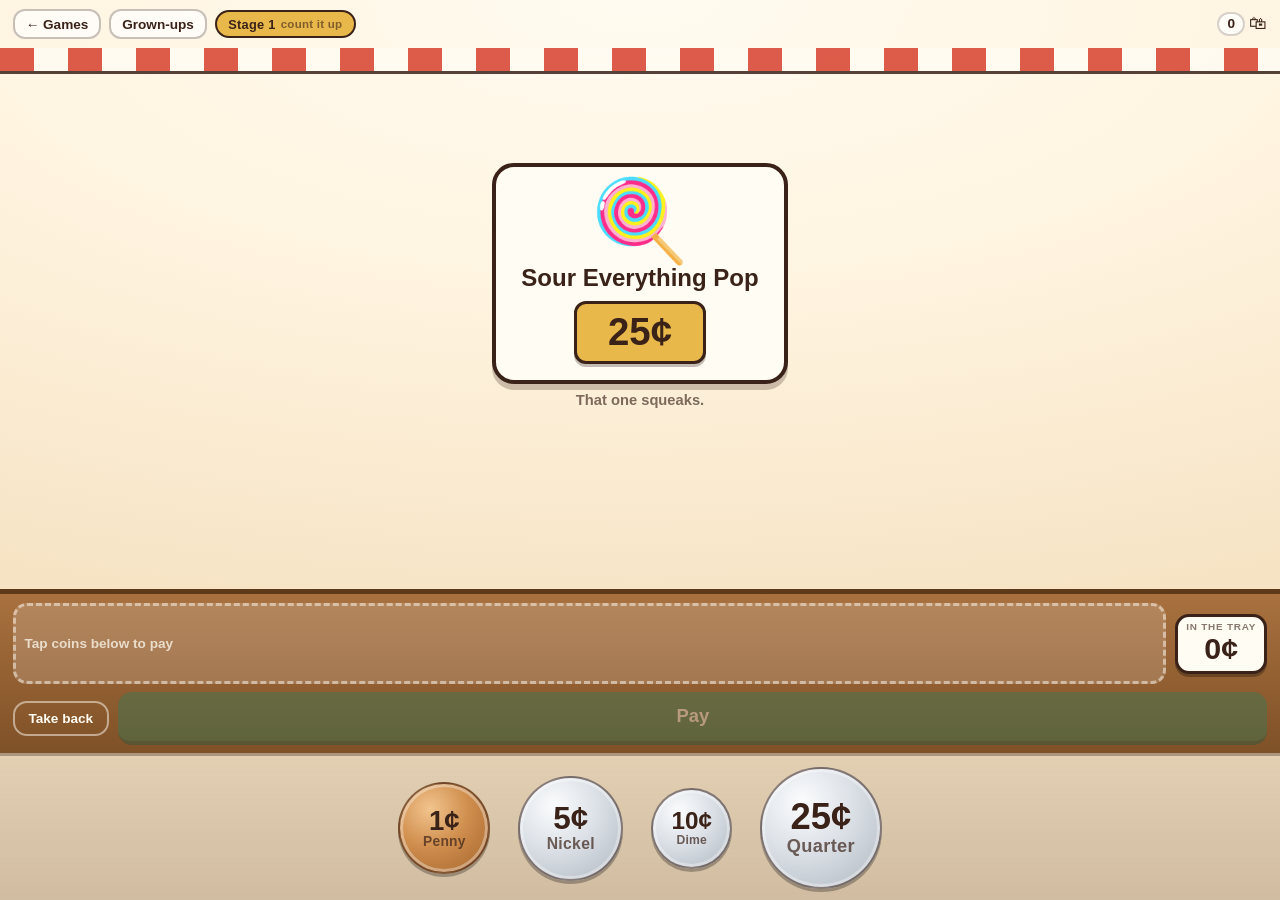
<file: games/coin-shop/index.html>
<!DOCTYPE html>
<html lang="en">
<head>
<meta charset="utf-8">
<meta name="viewport" content="width=device-width, initial-scale=1, maximum-scale=1, user-scalable=no">
<title>Coin Shop</title>
<meta name="description" content="Making amounts out of pennies, nickels, dimes and quarters.">
<link rel="icon" href="data:image/svg+xml,<svg xmlns='http://www.w3.org/2000/svg' viewBox='0 0 100 100'><text y='.9em' font-size='90'>&#129689;</text></svg>">
<script src="../../shared/storage.js"></script>
<script src="../../shared/kit.js"></script>
<script src="../../shared/grownups.js"></script>
<link rel="stylesheet" href="../../shared/kit.css">
<style>
  :root{
    --wall:#FFF4E0;
    --wall-deep:#F6E3C4;
    --wood:#A9713F;
    --wood-dark:#7F5127;
    --ink:#3A2218;
    --cream:#FFFCF3;
    --pop:#D6402E;
    --green:#2E7D5B;
    --gold:#E8B84B;
    --silver:#D9DEE4;
    --copper:#C97F3E;
    --font:'Avenir Next','Futura','Trebuchet MS',Verdana,sans-serif;

    /* the shared grown-ups panel, in this shop's colours */
    --kit-font:var(--font);
    --kit-ink:var(--ink);
    --kit-muted:rgba(58,34,24,.62);
    --kit-paper:var(--cream);
    --kit-line:var(--ink);
    --kit-tile:rgba(58,34,24,.06);
    --kit-accent:var(--green);
    --kit-accent-ink:var(--cream);
    --kit-danger:var(--pop);
    --kit-danger-ink:var(--cream);
    --kit-scrim:rgba(58,34,24,.6);
    --kit-focus:var(--gold);
    --kit-radius:20px;
  }

  *{box-sizing:border-box;-webkit-tap-highlight-color:transparent;}
  html,body{height:100%;margin:0;}
  body{
    font-family:var(--font);
    color:var(--ink);
    background:var(--wall-deep);
    overflow:hidden;
    touch-action:manipulation;
  }

  #app{
    position:relative;
    height:100dvh;
    display:flex;
    flex-direction:column;
    background:
      radial-gradient(120% 70% at 50% 0%, #FFFBF0 0%, var(--wall) 46%, var(--wall-deep) 100%);
  }

  /* ---------- shared bits ---------- */
  .btn{
    font-family:var(--font);font-size:1.05rem;font-weight:700;
    color:var(--cream);background:var(--green);
    border:none;border-bottom:4px solid rgba(0,0,0,.28);
    border-radius:14px;padding:.75em 1.5em;cursor:pointer;
  }
  .btn:active{transform:translateY(2px);border-bottom-width:2px;}
  .btn:disabled{opacity:.4;cursor:default;transform:none;}
  .btn.quiet{
    background:transparent;color:var(--ink);
    border:2px solid rgba(58,34,24,.35);border-bottom-width:2px;
  }
  .btn.danger{background:var(--pop);}
  .btn:focus-visible,.coin:focus-visible{
    outline:4px solid var(--gold);outline-offset:3px;
  }

  /* ---------- top bar ---------- */
  #bar{
    display:flex;align-items:center;gap:.5rem;
    padding:.55rem .8rem;flex:none;
  }
  #bar a,#bar button.chip{
    background:rgba(255,255,255,.7);border:2px solid rgba(58,34,24,.28);
    color:var(--ink);border-radius:12px;padding:.42em .8em;
    font-family:var(--font);font-size:.85rem;font-weight:700;
    text-decoration:none;white-space:nowrap;cursor:pointer;
  }
  #stageChip{
    background:var(--gold);border:2px solid var(--ink);
    border-radius:999px;padding:.35em .9em;
    font-size:.8rem;font-weight:800;letter-spacing:.02em;
    display:flex;align-items:center;gap:.4em;
  }
  #stageChip i{font-style:normal;opacity:.6;font-size:.72rem;}
  #bag{
    margin-left:auto;display:flex;align-items:center;gap:.25rem;
    font-size:1.1rem;line-height:1;
  }
  #bagCount{
    font-size:.85rem;font-weight:800;
    background:rgba(255,255,255,.75);border-radius:999px;
    padding:.25em .6em;border:2px solid rgba(58,34,24,.2);
  }
  #bagItems{letter-spacing:-.15em;opacity:.9;}

  /* ---------- shop ---------- */
  #shop{
    position:relative;flex:1;min-height:0;
    display:flex;flex-direction:column;align-items:center;justify-content:center;
    gap:.5rem;padding:.2rem 1rem .6rem;
  }
  #awning{
    position:absolute;top:0;left:0;right:0;height:26px;flex:none;
    background:repeating-linear-gradient(90deg,var(--pop) 0 34px,var(--cream) 34px 68px);
    border-bottom:3px solid var(--ink);
    opacity:.85;
  }
  #item{
    background:var(--cream);
    border:4px solid var(--ink);
    border-radius:22px;
    box-shadow:0 6px 0 rgba(58,34,24,.25);
    padding:.7rem 1.6rem 1rem;
    display:flex;flex-direction:column;align-items:center;gap:.1rem;
    position:relative;max-width:min(92vw,460px);
    cursor:pointer;
  }
  #item.pop{animation:pop .4s ease;}
  #item.bought{animation:bought .7s cubic-bezier(.4,0,.2,1) forwards;}
  #itemEmoji{font-size:clamp(3rem,13vw,5rem);line-height:1.05;}
  #itemName{
    font-size:clamp(1.05rem,4vw,1.5rem);font-weight:800;
    text-align:center;line-height:1.15;
  }
  #priceTag{
    margin-top:.45rem;
    background:var(--gold);border:3px solid var(--ink);
    border-radius:12px;padding:.2em .8em;
    font-size:clamp(1.6rem,6.5vw,2.4rem);font-weight:800;line-height:1.1;
    box-shadow:0 3px 0 rgba(58,34,24,.3);
  }
  #keeper{
    font-size:.92rem;font-weight:600;color:rgba(58,34,24,.65);
    text-align:center;max-width:32ch;min-height:1.3em;
  }
  #feedback{
    font-size:clamp(.95rem,3.4vw,1.15rem);font-weight:800;
    text-align:center;min-height:2.6em;max-width:34ch;line-height:1.3;
    display:flex;align-items:center;
  }
  #feedback.good{color:var(--green);}
  #feedback.miss{color:var(--pop);}

  @keyframes pop{0%{transform:scale(.86);opacity:0;}60%{transform:scale(1.04);}100%{transform:none;opacity:1;}}
  @keyframes bought{to{transform:translate(38vw,-42vh) scale(.18) rotate(12deg);opacity:0;}}

  /* ---------- counter ---------- */
  #counter{
    flex:none;
    background:linear-gradient(var(--wood) 0%, var(--wood-dark) 100%);
    border-top:5px solid #5E3A1B;
    padding:.6rem .8rem .5rem;
    display:flex;flex-direction:column;gap:.45rem;
  }
  #trayRow{display:flex;align-items:center;gap:.6rem;}
  #tray{
    --unit:clamp(34px,8.6vw,54px);
    flex:1;min-height:calc(var(--unit) * 1.5);
    display:flex;flex-wrap:wrap;align-content:center;gap:5px;
    background:rgba(255,255,255,.16);
    border:3px dashed rgba(255,252,243,.5);
    border-radius:14px;padding:6px;
  }
  #tray.shake{animation:shake .4s ease;}
  #tray.empty::before{
    content:"Tap coins below to pay";
    color:rgba(255,252,243,.75);font-size:.85rem;font-weight:700;
    padding:.4em .2em;
  }
  @keyframes shake{
    0%,100%{transform:translateX(0);}
    25%{transform:translateX(-8px);}60%{transform:translateX(8px);}
  }

  #totalBox{
    flex:none;min-width:5.2em;text-align:center;
    background:var(--cream);border:3px solid var(--ink);border-radius:14px;
    padding:.25em .5em .35em;box-shadow:0 3px 0 rgba(0,0,0,.28);
  }
  #totalBox small{display:block;font-size:.62rem;font-weight:800;letter-spacing:.08em;opacity:.6;}
  #totalNum{font-size:clamp(1.3rem,5vw,1.9rem);font-weight:800;line-height:1.1;}
  #totalBox.hidden #totalNum{color:rgba(58,34,24,.35);}
  #totalBox.flash{animation:flash .5s ease;}
  @keyframes flash{0%,100%{background:var(--cream);}40%{background:var(--gold);}}

  #actions{display:flex;align-items:center;gap:.6rem;}
  #payBtn{flex:1;font-size:1.15rem;}
  #clearBtn{font-size:.85rem;padding:.6em 1em;color:var(--cream);border-color:rgba(255,252,243,.5);}

  /* ---------- coins ---------- */
  .coin{
    --d:1;
    width:calc(var(--d) * var(--unit));
    height:calc(var(--d) * var(--unit));
    flex:none;padding:0;cursor:pointer;
    border-radius:50%;
    border:2px solid rgba(58,34,24,.55);
    display:flex;flex-direction:column;align-items:center;justify-content:center;
    font-family:var(--font);color:var(--ink);
    box-shadow:0 3px 0 rgba(0,0,0,.28), inset 0 0 0 3px rgba(255,255,255,.35);
    transition:transform .12s ease;
  }
  .coin:active{transform:translateY(2px) scale(.96);}
  .coin .val{font-weight:800;font-size:calc(var(--d) * var(--unit) * .3);line-height:1;}
  .coin .nm{font-weight:700;font-size:calc(var(--d) * var(--unit) * .15);opacity:.7;letter-spacing:.02em;}
  .coin.silver{background:radial-gradient(circle at 34% 28%, #FBFCFD 0%, #DDE2E8 42%, #AEB6BF 100%);}
  .coin.copper{background:radial-gradient(circle at 34% 28%, #F2C48E 0%, #D08F4E 44%, #A4632C 100%);}
  .coin.drop{animation:drop .28s cubic-bezier(.2,1.4,.5,1);}
  .coin.pulse{animation:pulse 1s ease infinite;}
  .coin.paid{animation:paid .5s ease forwards;}
  @keyframes drop{from{transform:translateY(-26px) scale(.7);opacity:0;}to{transform:none;opacity:1;}}
  @keyframes pulse{
    0%,100%{box-shadow:0 3px 0 rgba(0,0,0,.28), inset 0 0 0 3px rgba(255,255,255,.35), 0 0 0 0 rgba(232,184,75,.9);}
    50%{box-shadow:0 3px 0 rgba(0,0,0,.28), inset 0 0 0 3px rgba(255,255,255,.35), 0 0 0 13px rgba(232,184,75,0);}
  }
  @keyframes paid{to{transform:translate(34vw,-30vh) scale(.4);opacity:0;}}

  #rack{
    --unit:clamp(56px,14.5vw,92px);
    flex:none;
    display:flex;align-items:center;justify-content:center;
    gap:clamp(10px,3.5vw,28px);
    padding:.7rem .8rem calc(.7rem + env(safe-area-inset-bottom,0px));
    background:linear-gradient(rgba(58,34,24,.1), rgba(58,34,24,.2));
    border-top:3px solid rgba(58,34,24,.25);
  }

  /* ---------- overlay ---------- */
  #overlay{
    position:absolute;inset:0;z-index:40;display:none;
    background:rgba(58,34,24,.6);
    padding:1rem;overflow:auto;
  }
  #overlay.open{display:flex;align-items:center;justify-content:center;}
  .sheet{
    background:var(--cream);border:4px solid var(--ink);border-radius:20px;
    max-width:640px;width:100%;padding:1.2rem 1.3rem 1.3rem;
    max-height:92dvh;overflow:auto;margin:auto;
  }
  .sheet h2{margin:.1rem 0 .5rem;font-size:1.45rem;}
  .sheet p{margin:.35rem 0;font-size:.92rem;line-height:1.5;}
  .celebrate{text-align:center;}
  .celebrate .big{font-size:3.4rem;line-height:1.1;}
  .sheet .actions{display:flex;gap:.6rem;flex-wrap:wrap;margin-top:1.2rem;}

  @media (max-height:560px){
    #itemEmoji{font-size:clamp(2.2rem,9vw,3rem);}
    #keeper{display:none;}
    #feedback{min-height:1.6em;}
  }
  @media (prefers-reduced-motion:reduce){
    *{animation:none !important;transition:none !important;}
  }
</style>
</head>
<body>
<div id="app">

  <div id="bar">
    <a href="../../">&#8592; Games</a>
    <button class="chip" id="grownups">Grown-ups</button>
    <span id="stageChip">Stage 1 <i id="stageWhat">count it up</i></span>
    <div id="bag"><span id="bagItems"></span><span id="bagCount">0</span>&#128717;</div>
  </div>

  <div id="shop">
    <div id="awning" aria-hidden="true"></div>
    <div id="item" role="button" tabindex="0" aria-live="polite">
      <span id="itemEmoji">&#129412;</span>
      <span id="itemName">Loading the shelves&hellip;</span>
      <span id="priceTag">&mdash;</span>
    </div>
    <div id="keeper"></div>
    <div id="feedback"></div>
  </div>

  <div id="counter">
    <div id="trayRow">
      <div id="tray" class="empty"></div>
      <div id="totalBox">
        <small>IN THE TRAY</small>
        <div id="totalNum">0&cent;</div>
      </div>
    </div>
    <div id="actions">
      <button class="btn quiet" id="clearBtn">Take back</button>
      <button class="btn" id="payBtn" disabled>Pay</button>
    </div>
  </div>

  <div id="rack"></div>

  <div id="overlay" aria-hidden="true"></div>
</div>

<script>
(function(){
  "use strict";

  /* ---------------- coins ---------------- */
  // d is how big the coin draws relative to the others. A nickel really is fatter
  // than a dime, and kids sort by size long before they sort by value.
  const COINS = [
    { v:1,  name:"Penny",   metal:"copper", d:1.00 },
    { v:5,  name:"Nickel",  metal:"silver", d:1.14 },
    { v:10, name:"Dime",    metal:"silver", d:0.88 },
    { v:25, name:"Quarter", metal:"silver", d:1.32 }
  ];
  const VALUES = COINS.map(c => c.v);           // low to high
  const BIG_FIRST = VALUES.slice().reverse();   // 25,10,5,1

  /* ---------------- the shelves ---------------- */
  const ITEMS = [
    ["\u{1F414}","Rubber Chicken"], ["\u{1F9E6}","One Lonely Sock"],
    ["\u{1F952}","Pickle on a Stick"], ["\u{1F9B7}","Dragon Tooth"],
    ["\u{1F9EA}","Jar of Elbow Grease"], ["\u{1F388}","Half-Flat Balloon"],
    ["\u{1F443}","Nose on a String"], ["\u{1F40C}","Racing Snail"],
    ["\u{1F9C5}","Onion Lollipop"], ["\u{1FAA8}","Pet Rock"],
    ["\u{1F9C0}","Squeaky Cheese"], ["\u{1F986}","Duck Whistle"],
    ["\u{1F3A9}","Hat for a Cat"], ["\u{1F34C}","Banana Phone"],
    ["\u{1F438}","Frog in a Box"], ["\u{1F576}","Sunglasses for Night"],
    ["\u{1FA83}","Boomerang That Stays Gone"], ["\u{1F355}","Pizza Gum"],
    ["\u{1F9F8}","Bear With No Ears"], ["\u{1FAB1}","Worm on a String"],
    ["\u{1F3BA}","Very Tiny Trumpet"], ["\u{1F9FC}","Invisible Soap"],
    ["\u{1F451}","Crown for a Hamster"], ["\u{1F996}","Dinosaur Slipper"],
    ["\u{1F36D}","Sour Everything Pop"], ["\u{1F97E}","Boot for a Bird"],
    ["\u{1FA84}","Wand (batteries extra)"], ["\u{1F9CA}","Ice Cube Collection"],
    ["\u{1F419}","Octopus Mittens"], ["\u{1F4DE}","Phone for Ghosts"],
    ["\u{1F941}","Drum That Only Squeaks"], ["\u{1F335}","Huggable Cactus"],
    ["\u{1F373}","Pancake Frisbee"], ["\u{1F9F5}","Spaghetti Shoelaces"],
    ["\u{1F987}","Bat-Shaped Umbrella"], ["\u{1F6C1}","Bathtub for One Ant"],
    ["\u{1F9E2}","Backwards Hat"], ["\u{1F36F}","Honey for Bears Only"],
    ["\u{1F9FF}","Lucky Left Shoelace"], ["\u{1F420}","Fish That Sings Off Key"]
  ];

  const LINES = [
    "That one squeaks.", "Careful — it bites. A little.",
    "Last one in the shop!", "I found it in the attic.",
    "It only works on Tuesdays.", "Sorry, it smells like bananas.",
    "That used to be much bigger.", "Excellent taste.",
    "The box is free. The box is also missing.",
    "It came from a very silly place.", "No refunds. No returns. No regrets.",
    "It hums when nobody is looking.", "I'd buy it myself, but I'm the shopkeeper."
  ];

  /* ---------------- price levels ---------------- */
  // Each level is a rung of difficulty inside whichever stage he's on.
  const LEVELS = [
    { note:"dimes and nickels, under 50¢",
      gen(){ return 5 * ri(1,10); } },
    { note:"any 5¢ step up to 95¢",
      gen(){ return 5 * ri(1,19); } },
    { note:"any amount up to 99¢, pennies included",
      gen(){ return ri(6,99); } },
    { note:"anything up to $1.99",
      gen(){ return ri(26,199); } }
  ];

  const $ = s => document.querySelector(s);
  const tray = $("#tray"), rack = $("#rack"), overlay = $("#overlay");

  const { ri, pick, store, say } = Kit;

  let S = null;
  let sessionStart = Date.now();
  const KEY = "coinshop:v1";
  const save = Kit.debounce(() => store.set(KEY, S), 350);

  // The persisted toggles are the source of truth; Kit just mirrors them.
  function applySettings(){
    Kit.sound.enabled = S.sound;
    Kit.speech.enabled = S.voice;
  }

  function freshState(){
    return {
      stage:1,            // 1 count it up, 2 fewest coins, 3 fewest coins, no counter
      level:0,            // which rung of price difficulty
      hist:[],            // one entry per finished purchase, cleared on a stage change
      levelHist:[],       // same idea for the price rung
      stageMode:"auto",   // auto | 1 | 2 | 3
      sound:true, voice:true,
      bought:[],          // emoji of everything he's taken home
      purchases:0, attempts:0, firstTry:0, optimalPays:0,
      coinUse:{1:0,5:0,10:0,25:0},
      skipped:{5:0,10:0,25:0},   // times the tidy answer wanted this coin and he used smaller ones
      seconds:0, sessions:0,
      // the purchase in progress, so a reload doesn't lose it
      item:null, price:0, trayCoins:[], tries:0, hinted:false
    };
  }

  /* ---------------- sound ---------------- */
  const tone = Kit.tone;
  const clink   = v => { tone(880 + v*8, 0.07, 0, "triangle", 0.11); tone(1320 + v*8, 0.05, 0.03, "sine", 0.07); };
  const unclink = () => tone(420, 0.07, 0, "triangle", 0.09);
  const chaching= () => { tone(1046,0.1,0,"sine",0.15); tone(1568,0.1,0.08,"sine",0.15); tone(2093,0.35,0.16,"sine",0.12); };
  const buzz    = () => { tone(190,0.16,0,"square",0.09); tone(150,0.2,0.12,"square",0.09); };
  const fanfare = () => { [523,659,784,1046].forEach((f,i) => tone(f,0.28,i*0.13,"triangle",0.15)); };

  /* ---------------- money helpers ---------------- */
  function priceText(c){
    if (c < 100) return c + "¢";
    return "$" + (c/100).toFixed(2);
  }
  function priceWords(c){
    if (c < 100) return c + " cents";
    const d = Math.floor(c/100), r = c % 100;
    return d + (d === 1 ? " dollar" : " dollars") + (r ? " and " + r + " cents" : "");
  }
  const trayTotal = () => S.trayCoins.reduce((n,c) => n + c.v, 0);

  function countsOf(list){
    const m = {1:0,5:0,10:0,25:0};
    list.forEach(c => m[c.v]++);
    return m;
  }
  // With US coins, grabbing the biggest that fits always gives the fewest coins,
  // so this doubles as "the tidy answer".
  function greedy(cents){
    const m = {1:0,5:0,10:0,25:0};
    let left = cents;
    BIG_FIRST.forEach(v => { m[v] = Math.floor(left / v); left -= m[v] * v; });
    return m;
  }
  function isOptimal(){
    const mine = countsOf(S.trayCoins), best = greedy(S.price);
    return VALUES.every(v => mine[v] === best[v]);
  }
  const coinName = v => COINS.find(c => c.v === v).name;

  /* ---------------- drawing ---------------- */
  function coinEl(v, forTray){
    const c = COINS.find(x => x.v === v);
    const b = document.createElement("button");
    b.type = "button";
    b.className = "coin " + c.metal;
    b.style.setProperty("--d", c.d);
    b.dataset.v = v;
    b.setAttribute("aria-label", c.name + ", " + v + " cents");
    b.innerHTML = '<span class="val">' + v + "¢</span>" +
                  (forTray ? "" : '<span class="nm">' + c.name + "</span>");
    return b;
  }

  function renderRack(){
    rack.innerHTML = "";
    COINS.forEach(c => {
      const b = coinEl(c.v, false);
      b.addEventListener("click", () => addCoin(c.v));
      rack.appendChild(b);
    });
  }

  function renderTray(animateLast){
    tray.innerHTML = "";
    tray.classList.toggle("empty", S.trayCoins.length === 0);
    S.trayCoins.forEach((c,i) => {
      const b = coinEl(c.v, true);
      if (animateLast && i === S.trayCoins.length - 1) b.classList.add("drop");
      b.title = "Take it back";
      b.addEventListener("click", () => removeCoin(c.id));
      tray.appendChild(b);
    });
    renderTotal();
    $("#payBtn").disabled = S.trayCoins.length === 0;
  }

  function renderTotal(reveal){
    const box = $("#totalBox"), num = $("#totalNum");
    const hide = (S.stage >= 3) && !reveal;
    box.classList.toggle("hidden", hide);
    num.textContent = hide ? "?" : priceText(trayTotal());
  }

  function renderBag(){
    $("#bagCount").textContent = S.bought.length;
    $("#bagItems").textContent = S.bought.slice(-6).join("");
  }

  const STAGE_WHAT = { 1:"count it up", 2:"fewest coins", 3:"in your head" };
  function renderStage(){
    $("#stageChip").innerHTML = "Stage " + S.stage + ' <i>' + STAGE_WHAT[S.stage] + "</i>";
  }

  function feedback(msg, kind){
    const f = $("#feedback");
    f.textContent = msg || "";
    f.className = kind || "";
  }

  /* ---------------- a new customer turn ---------------- */
  function newItem(announce){
    const it = pick(ITEMS.filter(x => !S.item || x[1] !== S.item[1]));
    S.item = it;
    S.price = LEVELS[S.level].gen();
    S.trayCoins = [];
    S.tries = 0;
    S.hinted = false;

    const card = $("#item");
    card.classList.remove("bought");
    card.classList.remove("pop"); void card.offsetWidth; card.classList.add("pop");
    $("#itemEmoji").textContent = it[0];
    $("#itemName").textContent = it[1];
    $("#priceTag").textContent = priceText(S.price);
    $("#keeper").textContent = S.levelNote
      ? "I just put out the pricier stuff."
      : (Math.random() < 0.6 ? pick(LINES) : "");
    S.levelNote = false;
    feedback(S.stage >= 2 ? "Pay with the fewest coins you can." : "", "");

    renderTray();
    clearHints();
    if (announce !== false) setTimeout(() => say(it[1] + ". " + priceWords(S.price) + "."), 260);
    save();
  }

  /* ---------------- the tray ---------------- */
  let coinId = 0;
  function addCoin(v){
    if (S.locked) return;
    if (S.trayCoins.length >= 40){
      tray.classList.remove("shake"); void tray.offsetWidth; tray.classList.add("shake");
      return;
    }
    S.trayCoins.push({ id: ++coinId, v:v });
    clink(v);
    renderTray(true);
    clearHints();
    save();
  }
  function removeCoin(id){
    if (S.locked) return;
    S.trayCoins = S.trayCoins.filter(c => c.id !== id);
    unclink();
    renderTray();
    clearHints();
    save();
  }
  function clearTray(){
    if (S.locked || !S.trayCoins.length) return;
    S.trayCoins = [];
    unclink();
    renderTray();
    clearHints();
    save();
  }

  /* ---------------- hints ---------------- */
  function clearHints(){
    document.querySelectorAll(".coin.pulse").forEach(c => c.classList.remove("pulse"));
  }
  function pulseRack(v){
    clearHints();
    const el = [...rack.children].find(c => +c.dataset.v === v);
    if (el) el.classList.add("pulse");
  }
  // Point at one coin, not the whole answer. Which coin depends on where he is.
  function hint(){
    const total = trayTotal(), left = S.price - total;
    if (left > 0){
      const v = BIG_FIRST.find(v => v <= left) || 1;
      pulseRack(v);
      return "You need " + priceText(left) + " more. Try a " + coinName(v).toLowerCase() + ".";
    }
    if (left < 0){
      tray.classList.remove("shake"); void tray.offsetWidth; tray.classList.add("shake");
      return "That's " + priceText(-left) + " too much. Tap a coin in the tray to take it back.";
    }
    // Right money, too many coins: name the biggest one he's short on.
    const mine = countsOf(S.trayCoins), best = greedy(S.price);
    const v = BIG_FIRST.find(v => mine[v] < best[v]);
    if (v){
      pulseRack(v);
      return "Start with " + (best[v] > 1 ? best[v] + " " + coinName(v).toLowerCase() + "s" : "a " + coinName(v).toLowerCase()) +
             " — the big coins first.";
    }
    return "So close — try swapping some small coins for a bigger one.";
  }

  /* ---------------- paying ---------------- */
  function pay(){
    if (S.locked || !S.trayCoins.length) return;
    const total = trayTotal();
    const exact = total === S.price;
    const opt = isOptimal();
    const needOpt = S.stage >= 2;
    S.tries++;
    S.attempts++;

    if (exact && (!needOpt || opt)) return succeed(opt);

    buzz();
    renderTotal(true);                       // stage 3 gets a peek at what he handed over
    $("#totalBox").classList.remove("flash"); void $("#totalBox").offsetWidth;
    $("#totalBox").classList.add("flash");

    let msg;
    if (!exact){
      const diff = S.price - total;
      msg = "That's " + priceText(total) + ". " + S.item[1] + " costs " + priceText(S.price) + " — " +
            (diff > 0 ? priceText(diff) + " short." : priceText(-diff) + " too much.");
      say(diff > 0 ? "Not enough yet." : "That's too much.");
    } else {
      const best = greedy(S.price);
      const n = VALUES.reduce((a,v) => a + best[v], 0);
      msg = "That's the right amount! Now do it with only " + n + " coin" + (n === 1 ? "" : "s") + ".";
      say("Right amount. Now use fewer coins.");
    }

    if (S.tries >= 2){
      msg += " " + hint();
      S.hinted = true;
    }
    feedback(msg, "miss");
    setTimeout(() => renderTotal(), 1600);
    save();
  }

  function succeed(opt){
    S.locked = true;
    chaching();
    const clean = S.tries === 1 && !S.hinted;

    S.purchases++;
    if (clean) S.firstTry++;
    if (opt) S.optimalPays++;
    countTheCoins(opt);

    S.bought.push(S.item[0]);
    if (S.bought.length > 60) S.bought = S.bought.slice(-60);
    S.hist.push({ stage:S.stage, clean:clean, optimal:opt });
    S.levelHist.push({ level:S.level, clean:clean });
    if (S.hist.length > 40) S.hist = S.hist.slice(-40);
    if (S.levelHist.length > 40) S.levelHist = S.levelHist.slice(-40);

    renderTotal(true);
    feedback(praise(opt, clean), "good");
    say(pick(["Thank you!","Sold!","Perfect.","Here you go!"]), 1);

    [...tray.children].forEach((c,i) => setTimeout(() => c.classList.add("paid"), i * 55));
    $("#item").classList.add("bought");

    setTimeout(() => {
      S.trayCoins = [];
      renderBag();
      considerLevel();
      const moved = considerStage();
      if (!moved){ S.locked = false; newItem(); }
      save();
    }, 1250);
  }

  function praise(opt, clean){
    const coins = S.trayCoins.length;
    if (S.stage === 1 && opt && clean) return "Sold! And you used the fewest coins possible — nice.";
    if (clean && coins <= 2) return "Sold! Just " + coins + " coin" + (coins===1?"":"s") + ". Very tidy.";
    if (clean) return pick(["Sold! Exactly right.","Perfect — that's " + priceText(S.price) + ".","Sold! Straight to the bag."]);
    return "Got there! That's " + priceText(S.price) + ".";
  }

  // Which coins is he actually reaching for, and which does he walk past?
  function countTheCoins(opt){
    const mine = countsOf(S.trayCoins), best = greedy(S.price);
    VALUES.forEach(v => S.coinUse[v] += mine[v]);
    if (!opt){
      [25,10,5].forEach(v => { if (mine[v] < best[v]) S.skipped[v]++; });
    }
  }

  /* ---------------- moving him along ---------------- */
  // Difficulty inside a stage: how hard the prices are.
  function considerLevel(){
    const recent = S.levelHist.filter(h => h.level === S.level).slice(-6);
    if (recent.length < 6) return false;
    const clean = recent.filter(r => r.clean).length;
    if (clean >= 5 && S.level < LEVELS.length - 1){
      S.level++; S.levelHist = [];
      S.levelNote = true;   // the shopkeeper mentions it on the next item
      return false;  // not worth an overlay; the prices speak for themselves
    }
    if (clean <= 2 && S.level > 0){
      S.level--; S.levelHist = [];
    }
    return false;
  }

  // Stage: what the game is actually asking of him.
  function considerStage(){
    if (S.stageMode !== "auto") return false;
    const recent = S.hist.filter(h => h.stage === S.stage);
    const last8 = recent.slice(-8);

    if (S.stage < 3 && last8.length >= 8){
      if (S.stage === 1){
        // Ready when paying is easy AND he's started reaching for big coins on his own.
        const clean = last8.filter(r => r.clean).length;
        const tidy  = last8.filter(r => r.optimal).length;
        if (clean >= 7 && tidy >= 5) return promote(2);
      } else {
        const clean = last8.filter(r => r.clean && r.optimal).length;
        if (clean >= 7) return promote(3);
      }
    }

    if (S.stage > 1){
      const last6 = recent.slice(-6);
      if (last6.length >= 6 && last6.filter(r => r.clean).length <= 2) return demote();
    }
    return false;
  }

  function promote(to){
    S.stage = to; S.hist = [];
    renderStage(); save();
    fanfare();
    const copy = to === 2
      ? { emoji:"\u{1F947}", head:"Shop Helper!",
          body:"You can count coins now. New rule at this counter: pay with the <b>fewest coins</b> you can. " +
               "Two dimes and a nickel is right — but one quarter is tidier.",
          voice:"You earned a badge! Now pay with the fewest coins you can." }
      : { emoji:"\u{1F9E0}", head:"Money Brain!",
          body:"You've got this. The coin counter is switching <b>off</b> — you'll add it up in your head now. " +
               "Still the fewest coins.",
          voice:"You earned a badge! Now you count in your head." };
    celebrate(copy);
    return true;
  }

  function demote(){
    S.stage = Math.max(1, S.stage - 1); S.hist = [];
    renderStage(); save();
    celebrate({
      emoji:"\u{1F9EE}", head:"Let's use the counter again",
      body:"Those last few were tricky, so the coin counter is back on for a while. " +
           "It'll switch off again once these feel easy.",
      voice:"Let's use the coin counter again for a bit."
    });
    return true;
  }

  function celebrate(c){
    S.locked = true;
    overlay.innerHTML =
      '<div class="sheet celebrate">' +
        '<div class="big">' + c.emoji + "</div>" +
        "<h2>" + c.head + "</h2>" +
        "<p>" + c.body + "</p>" +
        '<div class="actions" style="justify-content:center">' +
          '<button class="btn" id="goOn">Back to the shop</button>' +
        "</div></div>";
    overlay.classList.add("open");
    say(c.voice, 0.95);
    $("#goOn").focus();
    $("#goOn").onclick = () => { closeOverlay(); newItem(); };
  }

  function closeOverlay(){
    overlay.classList.remove("open");
    overlay.innerHTML = "";
    S.locked = false;
  }

  /* ---------------- grown-ups ---------------- */
  // Shape and gate live in shared/grownups.js; this only supplies the content.
  function panelConfig(){
    const firstPct = S.purchases ? Math.round(S.firstTry / S.purchases * 100) : 0;
    const tidyPct  = S.purchases ? Math.round(S.optimalPays / S.purchases * 100) : 0;
    const mins = Math.round((S.seconds + (Date.now()-sessionStart)/1000) / 60);
    const stageBlurb = {
      1:"Any coins that add up. The counter shows the running total.",
      2:"The total still shows, but he has to find the fewest coins — the swap from “five nickels” to “a quarter.”",
      3:"Same rule, no counter. He's adding coins in his head before he hands them over."
    }[S.stage];

    const sections = [{
      title: "Stage " + S.stage + " — " + STAGE_WHAT[S.stage],
      html: "<p>" + stageBlurb + "</p>" +
            '<p class="gu-muted">Prices right now: ' + LEVELS[S.level].note + ". That rung moves on its own too — " +
            "five clean buys out of six and the prices step up, two out of six and they step back down.</p>"
    }];

    // Which coins he actually uses.
    const used = VALUES.reduce((a,v) => a + S.coinUse[v], 0);
    let coins;
    if (used < 12){
      coins = '<p class="gu-muted">Not enough shopping yet. After a dozen or so purchases this shows which coins he trusts.</p>';
    } else {
      coins = "<p>" + BIG_FIRST.map(v => coinName(v) + "s: " + Math.round(S.coinUse[v]/used*100) + "%").join(" · ") + "</p>";
      const worst = [25,10,5].filter(v => S.skipped[v] >= 3)
        .sort((a,b) => S.skipped[b] - S.skipped[a])[0];
      coins += worst
        ? "<p>He keeps walking past the <b>" + coinName(worst).toLowerCase() + "</b> — " + S.skipped[worst] +
          " times he built the amount out of smaller coins when " + (worst === 25 ? "a quarter" : "a " + coinName(worst).toLowerCase()) +
          " would have done it. That's the usual sticking point: counting by 25s and 10s is a different skill from counting by 1s, " +
          "and real-life change is mostly quarters.</p>"
        : '<p class="gu-muted">He spreads his picks sensibly across all four coins.</p>';
    }
    sections.push({ title:"Coins he reaches for", html:coins });

    const onOff = [{value:"1",label:"On"},{value:"0",label:"Off"}];

    return {
      title: "How he’s doing",
      intro: "All of this comes from ordinary play — nothing here is a test.",
      stats: [
        { value:S.purchases, label:"Things bought" },
        { value:firstPct + "%", label:"Paid first try" },
        { value:tidyPct + "%",  label:"Fewest coins" },
        { value:mins, label:"Minutes played" }
      ],
      sections: sections,
      settings: [
        { label:"Stage", hint:"Auto moves him along on its own", value:S.stageMode,
          options:[{value:"auto",label:"Auto"},{value:"1",label:"1"},{value:"2",label:"2"},{value:"3",label:"3"}],
          onPick(v){
            S.stageMode = v;
            if (v !== "auto") S.stage = +v;
            S.hist = []; renderStage(); save();
          } },
        { label:"Price difficulty", value:String(S.level),
          options:LEVELS.map((l,i) => ({ value:String(i), label:String(i+1) })),
          onPick(v){ S.level = +v; S.levelHist = []; save(); } },
        { label:"Coin sounds", value:S.sound ? "1" : "0", options:onOff,
          onPick(v){ S.sound = v === "1"; applySettings(); save(); } },
        { label:"Say the price out loud", value:S.voice ? "1" : "0", options:onOff,
          onPick(v){ S.voice = v === "1"; applySettings(); save(); } }
      ],
      footer: store.ok ? "" :
        '<p class="gu-muted">Heads up: progress isn’t saving in this window, so these numbers cover today only.</p>',
      closeLabel: "Back to the shop",
      onClose(){ S.locked = false; renderTotal(); newItem(false); },
      reset: {
        label: "Erase all progress",
        confirm: "Erase his saved progress and start over?",
        run(){
          S = freshState(); S.sessions = 1;
          applySettings(); store.set(KEY, S);
          renderStage(); renderBag();
          S.locked = false; newItem();
        }
      }
    };
  }

  /* ---------------- wiring ---------------- */
  $("#payBtn").addEventListener("click", () => { Kit.audio(); pay(); });
  $("#clearBtn").addEventListener("click", clearTray);
  $("#grownups").addEventListener("click", () => { S.locked = true; Grownups.open(panelConfig); });
  $("#item").addEventListener("click", () => { if (S && S.item) say(S.item[1] + ". " + priceWords(S.price) + "."); });
  $("#item").addEventListener("keydown", e => {
    if (e.key === "Enter" || e.key === " "){ e.preventDefault(); $("#item").click(); }
  });

  document.addEventListener("keydown", e => {
    if (!S || overlay.classList.contains("open") || Grownups.isOpen()) return;
    if (e.key === "1") addCoin(1);
    else if (e.key === "5") addCoin(5);
    else if (e.key === "d" || e.key === "D") addCoin(10);
    else if (e.key === "q" || e.key === "Q") addCoin(25);
    else if (e.key === "Backspace"){ e.preventDefault(); if (S.trayCoins.length) removeCoin(S.trayCoins[S.trayCoins.length-1].id); }
    else if (e.key === "Enter") pay();
  });

  setInterval(() => { if (S) { S.seconds += 15; save(); } }, 15000);
  window.addEventListener("beforeunload", () => {
    if (S) store.set(KEY, S);
  });

  /* ---------------- boot ---------------- */
  (async function boot(){
    const saved = await store.get(KEY);
    S = saved && saved.coinUse ? Object.assign(freshState(), saved) : freshState();
    S.locked = false;
    applySettings();
    S.sessions = (S.sessions || 0) + 1;
    sessionStart = Date.now();

    renderRack(); renderStage(); renderBag();

    if (S.item && S.price){
      // pick up exactly where he put the tray down
      S.trayCoins.forEach(c => { c.id = ++coinId; });
      $("#itemEmoji").textContent = S.item[0];
      $("#itemName").textContent = S.item[1];
      $("#priceTag").textContent = priceText(S.price);
      $("#keeper").textContent = "Welcome back.";
      feedback(S.stage >= 2 ? "Pay with the fewest coins you can." : "", "");
      renderTray();
    } else {
      newItem(false);
    }
    save();
  })();

})();
</script>
</body>
</html>
</file>
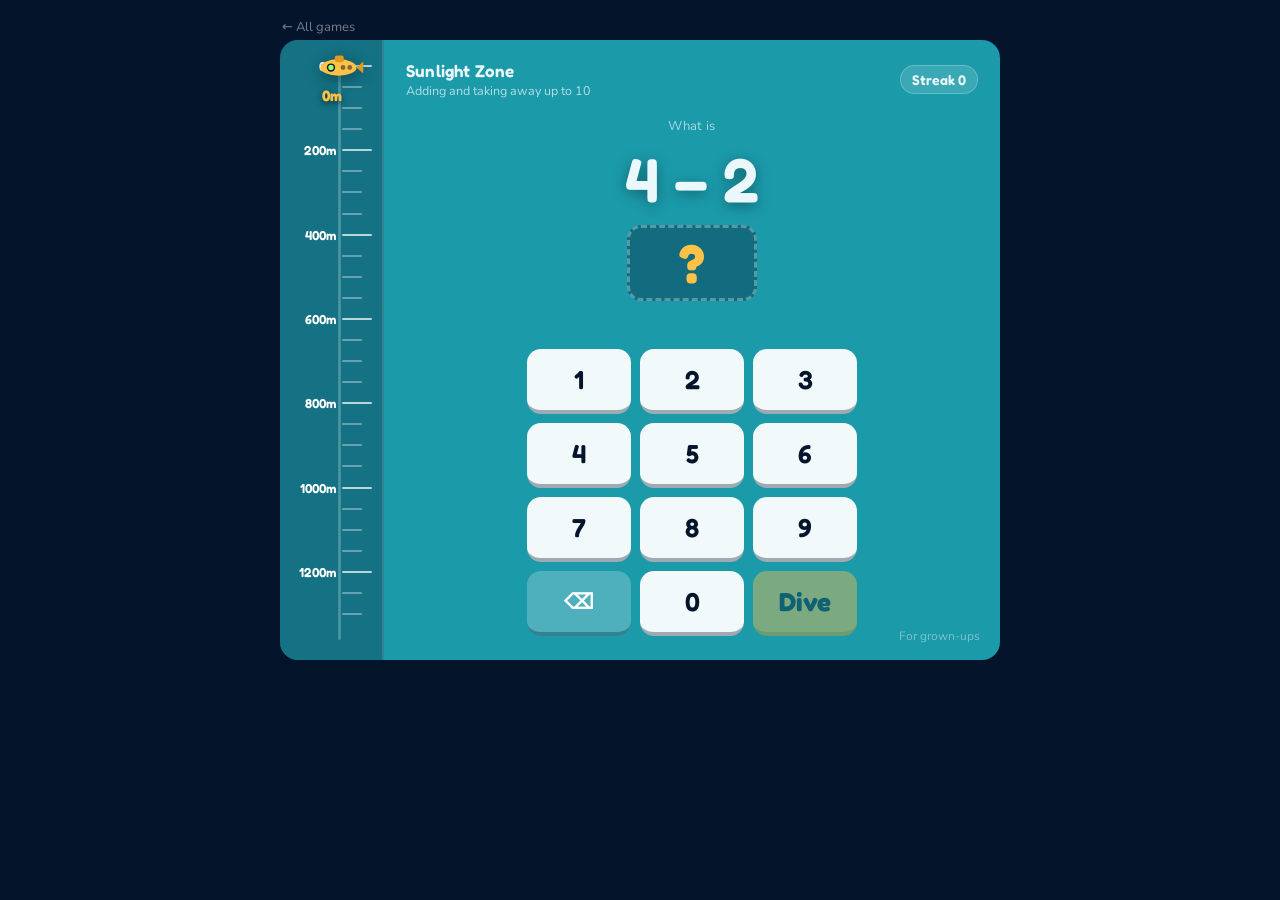
<file: games/deep-dive-math/index.html>
<!DOCTYPE html>
<html lang="en">
<head>
<meta charset="utf-8">
<title>Deep Dive Math</title>
<meta name="description" content="Adding and taking away, one ocean zone at a time.">
<link rel="icon" href="data:image/svg+xml,<svg xmlns='http://www.w3.org/2000/svg' viewBox='0 0 100 100'><text y='.9em' font-size='90'>&#127769;</text></svg>">
<script src="../../shared/storage.js"></script>
<script src="../../shared/kit.js"></script>
<script src="../../shared/grownups.js"></script>
<link rel="stylesheet" href="../../shared/kit.css">
<meta name="viewport" content="width=device-width, initial-scale=1">
<style>
@import url('https://fonts.googleapis.com/css2?family=Fredoka:wght@400;500;600;700&family=Nunito:wght@400;600;700;800&display=swap');

:root{
  --abyss:#04142B;
  --deep:#0A2E52;
  --mid:#0F5C8C;
  --shallow:#1B9AAA;
  --surface:#6FE3E1;
  --hull:#FFC247;
  --hull-dark:#E09A1F;
  --glow:#9DFF6E;
  --coral:#FF6B57;
  --ink:#04142B;
  --paper:#EAF7FB;
  --display:'Fredoka','Trebuchet MS',Verdana,sans-serif;
  --body:'Nunito','Segoe UI',system-ui,sans-serif;

  /* the shared grown-ups panel, in this game's colours */
  --kit-font:var(--body);
  --kit-ink:var(--ink);
  --kit-muted:#4B6478;
  --kit-paper:var(--paper);
  --kit-line:#CFE6F0;
  --kit-tile:#fff;
  --kit-accent:var(--mid);
  --kit-accent-ink:#fff;
  --kit-danger:#fff;
  --kit-danger-ink:#9B2C1A;
  --kit-scrim:rgba(4,20,43,.72);
  --kit-focus:var(--glow);
  --kit-on:var(--mid);
  --kit-on-ink:#fff;
  --kit-radius:16px;
}

*{box-sizing:border-box;-webkit-tap-highlight-color:transparent}

#stage{
  font-family:var(--body);
  color:var(--paper);
  background:var(--shallow);
  border-radius:18px;
  overflow:hidden;
  position:relative;
  min-height:620px;
  transition:background 900ms ease;
  user-select:none;
}
@media (prefers-reduced-motion:reduce){
  #stage{transition:none}
  .bubble{display:none}
  *{animation:none !important}
}

/* drifting bubbles */
.bubble{
  position:absolute;border-radius:50%;
  background:rgba(255,255,255,.16);
  bottom:-40px;pointer-events:none;
  animation:rise linear infinite;
}
@keyframes rise{
  from{transform:translateY(0) translateX(0);opacity:0}
  10%{opacity:.7}
  90%{opacity:.5}
  to{transform:translateY(-700px) translateX(18px);opacity:0}
}

/* ---------- layout ---------- */
.wrap{position:relative;z-index:2;display:flex;gap:0;min-height:620px}

/* depth gauge rail */
.gauge{
  width:104px;flex:none;
  background:rgba(4,20,43,.30);
  border-right:2px solid rgba(255,255,255,.12);
  position:relative;
  padding:14px 0;
}
.gauge-track{position:absolute;left:58px;top:26px;bottom:20px;width:3px;background:rgba(255,255,255,.22);border-radius:2px}
.tick{position:absolute;left:0;width:100%;display:flex;align-items:center;gap:6px;padding-left:12px;transform:translateY(-50%)}
.tick i{display:block;width:20px;height:2px;background:rgba(255,255,255,.35);border-radius:2px;order:2}
.tick span{font-family:var(--display);font-size:13px;font-weight:500;color:rgba(255,255,255,.62);width:44px;text-align:right;order:1}
.tick.major i{width:30px;background:rgba(255,255,255,.7)}
.tick.major span{color:#fff;font-weight:600}

.sub{position:absolute;left:36px;width:48px;transition:top 620ms cubic-bezier(.34,1.3,.5,1);z-index:3}
.sub svg{display:block;filter:drop-shadow(0 3px 8px rgba(0,0,0,.4))}
.depth-now{
  position:absolute;left:0;width:104px;text-align:center;
  font-family:var(--display);font-size:15px;font-weight:700;color:var(--hull);
  transition:top 620ms cubic-bezier(.34,1.3,.5,1);
  text-shadow:0 2px 6px rgba(0,0,0,.6);
}

/* main panel */
.main{flex:1;display:flex;flex-direction:column;padding:20px 22px 24px;min-width:0}

.topbar{display:flex;align-items:center;justify-content:space-between;gap:10px;margin-bottom:6px}
.zone-name{font-family:var(--display);font-size:17px;font-weight:600;letter-spacing:.2px}
.zone-sub{font-size:12.5px;color:rgba(255,255,255,.68);margin-top:1px}
.streak{
  font-family:var(--display);font-weight:600;font-size:14px;
  background:rgba(255,255,255,.14);border:1.5px solid rgba(255,255,255,.22);
  padding:5px 11px;border-radius:999px;white-space:nowrap;
}
.streak.hot{background:var(--hull);color:var(--ink);border-color:var(--hull)}

/* problem */
.problem-area{flex:1;display:flex;flex-direction:column;align-items:center;justify-content:center;gap:14px;padding:8px 0;min-height:170px}
.prompt-label{font-size:13px;color:rgba(255,255,255,.62);letter-spacing:.3px}
.problem{
  font-family:var(--display);font-weight:600;
  font-size:clamp(38px,9vw,62px);line-height:1;text-align:center;
  text-shadow:0 3px 14px rgba(0,0,0,.35);
}
.answer-slot{
  font-family:var(--display);font-weight:700;
  font-size:clamp(34px,8vw,54px);line-height:1;
  min-width:130px;padding:8px 20px;text-align:center;
  border-radius:14px;
  background:rgba(4,20,43,.34);
  border:3px dashed rgba(255,255,255,.3);
  color:var(--hull);
}
.answer-slot.filled{border-style:solid;border-color:var(--hull)}
.answer-slot.good{background:var(--glow);color:var(--ink);border-color:var(--glow);animation:pop 300ms ease}
.answer-slot.bad{background:var(--coral);color:#fff;border-color:var(--coral);animation:shake 340ms ease}
@keyframes pop{0%{transform:scale(1)}45%{transform:scale(1.14)}100%{transform:scale(1)}}
@keyframes shake{0%,100%{transform:translateX(0)}20%{transform:translateX(-9px)}40%{transform:translateX(9px)}60%{transform:translateX(-6px)}80%{transform:translateX(4px)}}

.feedback{min-height:22px;font-size:14.5px;font-weight:700;color:var(--glow);text-align:center}
.feedback.miss{color:#FFD9D2;font-weight:600}

/* keypad */
.pad{display:grid;grid-template-columns:repeat(3,1fr);gap:9px;max-width:330px;width:100%;margin:0 auto}
.key{
  font-family:var(--display);font-size:26px;font-weight:600;
  padding:15px 0;border-radius:14px;cursor:pointer;
  background:rgba(255,255,255,.94);color:var(--ink);
  border:none;border-bottom:4px solid rgba(4,20,43,.34);
  transition:transform 80ms ease,filter 80ms ease;
}
.key:active{transform:translateY(3px);border-bottom-width:1px}
.key:focus-visible{outline:3px solid var(--glow);outline-offset:3px}
.key.util{background:rgba(255,255,255,.22);color:#fff;font-size:21px;border-bottom-color:rgba(4,20,43,.3)}
.key.go{background:var(--hull);color:var(--ink);border-bottom-color:var(--hull-dark);font-weight:700}
.key.go:disabled{opacity:.42;cursor:default;transform:none}

/* discovery overlay */
.discovery{
  position:absolute;inset:0;z-index:20;
  background:rgba(4,20,43,.93);
  display:flex;flex-direction:column;align-items:center;justify-content:center;gap:12px;
  padding:28px;text-align:center;
}
.discovery h2{font-family:var(--display);font-size:26px;margin:0;color:var(--glow)}
.discovery p{margin:0;max-width:330px;font-size:15px;line-height:1.5;color:rgba(255,255,255,.85)}
.creature{animation:float 3.4s ease-in-out infinite}
@keyframes float{0%,100%{transform:translateY(0)}50%{transform:translateY(-12px)}}
.btn{
  font-family:var(--display);font-size:18px;font-weight:600;
  background:var(--hull);color:var(--ink);border:none;
  border-bottom:4px solid var(--hull-dark);
  padding:13px 30px;border-radius:14px;cursor:pointer;margin-top:6px;
}
.btn:active{transform:translateY(3px);border-bottom-width:1px}
.btn.ghost{background:rgba(255,255,255,.16);color:#fff;border-bottom-color:rgba(255,255,255,.25)}
.btn:focus-visible{outline:3px solid var(--glow);outline-offset:3px}

/* parent panel */
.parent-link{
  position:absolute;right:12px;bottom:10px;z-index:5;
  background:none;border:none;cursor:pointer;
  font-family:var(--body);font-size:12px;color:rgba(255,255,255,.42);
  padding:6px 8px;
}
.parent-link:hover{color:rgba(255,255,255,.8)}
.gu-sheet h2,.gu-sheet h3{font-family:var(--display)}
.gu-sheet h3{color:var(--mid)}
.gu-sheet .gu-stat{border:2px solid #CFE6F0}
.gu-sheet .gu-stat b{font-family:var(--display);color:var(--mid)}
.muted{color:#4B6478}
.factlist{display:flex;flex-wrap:wrap;gap:7px;margin:8px 0 4px}
.fact{
  font-family:var(--display);font-weight:600;font-size:14px;
  padding:6px 11px;border-radius:9px;border:2px solid;
}
.fact.slow{background:#FFF3D6;border-color:#F0C14B;color:#7A5A0B}
.fact.missed{background:#FFE2DC;border-color:#FF6B57;color:#8C2A19}
.fact.solid{background:#DFF6E2;border-color:#6BC47E;color:#1F5B2E}
.gu-sheet .gu-gate input{font-family:var(--display);font-size:24px;border-color:var(--mid)}
.gu-sheet .btn{background:var(--mid);color:#fff;border-bottom-color:#08405F;font-size:16px;padding:11px 22px}
.gu-sheet .btn.ghost{background:#fff;color:var(--mid);border:2px solid #CFE6F0;border-bottom-width:3px}
.gu-sheet .btn.danger{background:#fff;color:#9B2C1A;border:2px solid #FFC9BE;border-bottom-width:3px}

@media(max-width:560px){
  .gauge{width:80px}
  .gauge-track{left:46px}
  .tick span{width:34px;font-size:11.5px}
  .tick i{width:14px}
  .sub{left:26px;width:40px}
  .depth-now{width:80px;font-size:13px}
  .main{padding:15px 13px 20px}
  .key{font-size:23px;padding:13px 0}
}
</style>

<style>
  html,body{margin:0;min-height:100%}
  body{
    background:#04142B;
    font-family:'Nunito','Segoe UI',system-ui,sans-serif;
    display:flex;flex-direction:column;align-items:center;
    padding:14px;gap:10px;
  }
  .page{width:100%;max-width:720px}
  .home{
    display:inline-block;color:rgba(255,255,255,.45);text-decoration:none;
    font-size:13px;padding:4px 2px;
  }
  .home:hover,.home:focus-visible{color:rgba(255,255,255,.85)}
  @media(max-width:560px){ body{padding:8px} }
</style>
</head>
<body>
<div class="page">
<a class="home" href="../../">&#8592; All games</a>
<div id="stage">
  <div id="bubbles"></div>

  <div class="wrap">
    <div class="gauge">
      <div class="gauge-track"></div>
      <div id="ticks"></div>
      <div class="sub" id="sub">
        <svg viewBox="0 0 64 40" width="48" height="30" aria-hidden="true">
          <ellipse cx="30" cy="22" rx="24" ry="11" fill="#FFC247"/>
          <path d="M54 22 L63 14 L63 30 Z" fill="#E09A1F"/>
          <rect x="25" y="6" width="12" height="9" rx="3" fill="#E09A1F"/>
          <circle cx="20" cy="22" r="5.5" fill="#04142B"/>
          <circle cx="20" cy="22" r="3.6" fill="#9DFF6E"/>
          <circle cx="36" cy="22" r="3.2" fill="#04142B" opacity=".5"/>
          <circle cx="45" cy="22" r="3.2" fill="#04142B" opacity=".5"/>
        </svg>
      </div>
      <div class="depth-now" id="depthNow">0m</div>
    </div>

    <div class="main">
      <div class="topbar">
        <div>
          <div class="zone-name" id="zoneName">Sunlight Zone</div>
          <div class="zone-sub" id="zoneSub">Adding and taking away up to 10</div>
        </div>
        <div class="streak" id="streak">Streak 0</div>
      </div>

      <div class="problem-area">
        <div class="prompt-label" id="promptLabel">What is</div>
        <div class="problem" id="problem">3 + 4</div>
        <div class="answer-slot" id="slot">?</div>
        <div class="feedback" id="feedback"></div>
      </div>

      <div class="pad" id="pad"></div>
    </div>
  </div>

  <button class="parent-link" id="parentLink">For grown-ups</button>
  <div id="overlay"></div>
</div>

<script>
(function(){
"use strict";

/* ---------------- zones ---------------- */
var ZONES = [
  { at:0,    name:"Sunlight Zone", sub:"Adding and taking away up to 10",
    bg:"#1B9AAA", creature:"fish", found:"A school of silver fish",
    note:"They swim in groups so predators can't pick just one." },
  { at:120,  name:"Twilight Zone", sub:"Adding and taking away up to 20",
    bg:"#0F5C8C", creature:"jelly", found:"A moon jellyfish",
    note:"It has no brain, no heart and no bones \u2014 and it still gets around fine." },
  { at:340,  name:"Midnight Zone", sub:"Bigger numbers and counting by 5s and 10s",
    bg:"#0A2E52", creature:"squid", found:"A humboldt squid",
    note:"It can flash red and white to talk to other squid in the dark." },
  { at:640,  name:"The Abyss", sub:"Two-digit adding and place value",
    bg:"#061F3C", creature:"angler", found:"An anglerfish",
    note:"That glowing bulb is bait. Nothing else down here makes its own light for free." },
  { at:1000, name:"The Trench", sub:"Rows, groups and tricky mixes",
    bg:"#04142B", creature:"isopod", found:"A giant isopod",
    note:"It can go five years without eating. You just went five minutes without a mistake." }
];

var CREATURES = {
 fish:'<svg viewBox="0 0 120 80" width="150" height="100"><g fill="#BFE9F2"><ellipse cx="46" cy="30" rx="20" ry="9"/><path d="M66 30 L80 22 L80 38 Z"/><circle cx="34" cy="28" r="2.6" fill="#04142B"/></g><g fill="#8FD7E6"><ellipse cx="62" cy="55" rx="16" ry="7"/><path d="M78 55 L89 49 L89 61 Z"/><circle cx="52" cy="53" r="2.2" fill="#04142B"/></g><g fill="#A8E0EC"><ellipse cx="26" cy="58" rx="13" ry="6"/><path d="M39 58 L49 53 L49 63 Z"/><circle cx="18" cy="56" r="2" fill="#04142B"/></g></svg>',
 jelly:'<svg viewBox="0 0 120 110" width="145" height="133"><path d="M22 46a38 34 0 0 1 76 0c0 7-6 11-38 11S22 53 22 46z" fill="#C9B8FF" opacity=".92"/><circle cx="48" cy="40" r="6" fill="#fff" opacity=".55"/><circle cx="70" cy="44" r="4" fill="#fff" opacity=".4"/><g stroke="#C9B8FF" stroke-width="4" fill="none" stroke-linecap="round" opacity=".8"><path d="M36 56c-3 14 5 20 1 34"/><path d="M52 58c-2 16 4 22 1 32"/><path d="M68 58c2 16-3 22 0 32"/><path d="M84 55c4 14-4 21 0 33"/></g></svg>',
 squid:'<svg viewBox="0 0 120 120" width="140" height="140"><path d="M60 8c14 0 22 14 22 32s-8 26-22 26-22-8-22-26S46 8 60 8z" fill="#FF8A7A"/><circle cx="50" cy="34" r="5" fill="#04142B"/><circle cx="70" cy="34" r="5" fill="#04142B"/><circle cx="51.6" cy="32.4" r="1.7" fill="#fff"/><circle cx="71.6" cy="32.4" r="1.7" fill="#fff"/><g stroke="#FF8A7A" stroke-width="6" fill="none" stroke-linecap="round"><path d="M46 66c-6 16-2 26-10 40"/><path d="M54 68c-3 18-1 26-5 42"/><path d="M66 68c3 18 1 26 5 42"/><path d="M74 66c6 16 2 26 10 40"/></g></svg>',
 angler:'<svg viewBox="0 0 130 110" width="152" height="129"><circle cx="96" cy="22" r="9" fill="#9DFF6E" opacity=".35"/><circle cx="96" cy="22" r="5" fill="#9DFF6E"/><path d="M70 46 C76 30 88 24 94 21" stroke="#2C3F57" stroke-width="4" fill="none" stroke-linecap="round"/><ellipse cx="58" cy="62" rx="34" ry="26" fill="#2C3F57"/><path d="M24 62 L6 46 L6 78 Z" fill="#22334A"/><circle cx="76" cy="54" r="6" fill="#EAF7FB"/><circle cx="77" cy="54" r="3" fill="#04142B"/><path d="M86 62 q-12 14 -30 12 q10 -4 14 -12 z" fill="#EAF7FB"/><path d="M72 70 l4 7 M80 66 l3 8 M64 72 l2 7" stroke="#EAF7FB" stroke-width="2.4" stroke-linecap="round"/></svg>',
 isopod:'<svg viewBox="0 0 120 120" width="140" height="140"><ellipse cx="60" cy="62" rx="30" ry="42" fill="#C8B79A"/><g stroke="#9C8A6E" stroke-width="3.4" stroke-linecap="round"><path d="M32 44h56"/><path d="M31 58h58"/><path d="M32 72h56"/><path d="M36 86h48"/></g><circle cx="50" cy="28" r="4.4" fill="#04142B"/><circle cx="70" cy="28" r="4.4" fill="#04142B"/><g stroke="#9C8A6E" stroke-width="4" stroke-linecap="round"><path d="M52 18 L42 6"/><path d="M68 18 L78 6"/><path d="M30 50 L14 44"/><path d="M30 66 L13 66"/><path d="M90 50 L106 44"/><path d="M90 66 L107 66"/></g></svg>'
};

/* ---------------- state ---------------- */
var save = { maxDepth:0, totalRight:0, totalTried:0, facts:{}, sessions:0, seconds:0 };
var depth = 0, streak = 0, best = 0, zoneIdx = 0;
var cur = null, entry = "", locked = false, shownAt = 0;
var sessionStart = Date.now();
var KEY = "deepdive-progress";

var $ = function(id){ return document.getElementById(id); };

/* ---------------- storage ---------------- */
async function load(){
  var d = await Kit.store.get(KEY);   // null on a first run
  if(d){
    save.maxDepth  = d.maxDepth  || 0;
    save.totalRight= d.totalRight|| 0;
    save.totalTried= d.totalTried|| 0;
    save.facts     = d.facts     || {};
    save.sessions  = d.sessions  || 0;
    save.seconds   = d.seconds   || 0;
  }
  save.sessions += 1;
  persist();
}
var persist = Kit.debounce(function(){
  save.seconds = Math.round(save.seconds);
  Kit.store.set(KEY, save);
}, 400);

/* ---------------- problem generation ---------------- */
var ri = Kit.ri, pick = Kit.pick;

function makeAddSub(max){
  var t, b, a, c, i;
  if(Math.random() < .45){
    // subtraction; mostly avoid the giveaways (n-0 and n-n)
    for(i = 0; i < 6; i++){
      t = ri(Math.min(4,max), max);
      b = ri(0, t);
      if(b !== 0 && b !== t) break;
      if(Math.random() < .15) break;
    }
    return { text: t + " \u2212 " + b, ans: t-b, key: t+"-"+b, drill:true };
  }
  for(i = 0; i < 6; i++){
    a = ri(0, max-1);
    c = ri(0, max-a);
    if(a !== 0 && c !== 0) break;
    if(Math.random() < .15) break;
  }
  return { text: a + " + " + c, ans: a+c, key: a+"+"+c, drill:true };
}

function makeMid(){
  var kind = ri(1,4);
  if(kind===1){
    var a = ri(11,59), b = ri(2,9);
    return { text: a + " + " + b, ans:a+b, key:null };
  }
  if(kind===2){
    var a2 = ri(20,79), b2 = pick([10,20,30]);
    return { text: a2 + " + " + b2, ans:a2+b2, key:null };
  }
  if(kind===3){
    var step = pick([5,10]), start = step*ri(1,7);
    return { label:"Keep counting by " + step,
             text: start + ", " + (start+step) + ", " + (start+2*step) + ", ?",
             ans: start+3*step, key:null };
  }
  var a3 = ri(25,80), b3 = ri(2,9);
  return { text: a3 + " \u2212 " + b3, ans:a3-b3, key:null };
}

function makeAbyss(){
  var kind = ri(1,4);
  if(kind===1){
    var a = ri(12,48), b = ri(11,45);
    return { text: a + " + " + b, ans:a+b, key:null };
  }
  if(kind===2){
    var h = ri(1,8), t = ri(0,9), o = ri(0,9);
    return { label:"How many in all", text: h+" hundreds, "+t+" tens, "+o+" ones",
             ans: h*100+t*10+o, key:null };
  }
  if(kind===3){
    var n = ri(120,880);
    return { label:"How many tens are in this number", text:String(n),
             ans: Math.floor(n/10)%10, key:null };
  }
  var a2 = ri(45,99), b2 = ri(11,40);
  return { text: a2 + " \u2212 " + b2, ans:a2-b2, key:null };
}

function makeTrench(){
  var kind = ri(1,3);
  if(kind===1){
    var r = ri(2,6), c = ri(2,6);
    return { label: r + " rows of " + c + " \u2014 how many altogether",
             text: Array(r+1).join("\u25CF ".repeat(c).trim()+"\n").trim(),
             ans: r*c, key:null, mono:true };
  }
  if(kind===2){
    var a = ri(100,450), b = ri(100,440);
    return { text: a + " + " + b, ans:a+b, key:null };
  }
  var t = ri(5,9), each = pick([5,10]);
  return { label: t + " groups of " + each, text: each + " + " + each + " + \u2026 (" + t + " times)",
           ans: t*each, key:null };
}

function weightedFact(max){
  // resurface missed / slow facts about half the time
  var weak = [];
  for(var k in save.facts){
    var f = save.facts[k];
    if(f.tries >= 1 && (f.wrong > 0 || f.avg > 3400)){
      var parts = k.indexOf("+")>0 ? k.split("+") : k.split("-");
      var big = Math.max(+parts[0], +parts[1], k.indexOf("+")>0 ? (+parts[0])+(+parts[1]) : +parts[0]);
      if(big <= max) weak.push(k);
    }
  }
  if(weak.length && Math.random() < .5){
    var key = pick(weak);
    if(key.indexOf("+") > 0){
      var p = key.split("+");
      return { text:p[0]+" + "+p[1], ans:(+p[0])+(+p[1]), key:key, drill:true };
    }
    var q = key.split("-");
    return { text:q[0]+" \u2212 "+q[1], ans:(+q[0])-(+q[1]), key:key, drill:true };
  }
  return makeAddSub(max);
}

function nextProblem(){
  var z = zoneIdx;
  if(z === 0) cur = weightedFact(10);
  else if(z === 1) cur = weightedFact(20);
  else if(z === 2) cur = makeMid();
  else if(z === 3) cur = makeAbyss();
  else cur = makeTrench();

  entry = ""; locked = false;
  $("promptLabel").textContent = cur.label || "What is";
  var p = $("problem");
  p.textContent = cur.text;
  p.style.whiteSpace = cur.mono ? "pre" : "normal";
  p.style.fontSize = cur.mono ? "26px" : "";
  p.style.lineHeight = cur.mono ? "1.35" : "1";
  $("slot").className = "answer-slot";
  $("slot").textContent = "?";
  shownAt = Date.now();
  updateGo();
}

/* ---------------- answering ---------------- */
function press(v){
  if(locked) return;
  if(v === "back"){ entry = entry.slice(0,-1); }
  else if(v === "go"){ return submit(); }
  else if(entry.length < 4){ entry += v; }
  var s = $("slot");
  s.textContent = entry === "" ? "?" : entry;
  s.className = "answer-slot" + (entry ? " filled" : "");
  updateGo();
}
function updateGo(){ $("go").disabled = (entry === ""); }

function submit(){
  if(locked || entry === "") return;
  locked = true;
  var ms = Date.now() - shownAt;
  var right = (+entry === cur.ans);
  var s = $("slot"), fb = $("feedback");

  save.totalTried++;
  if(right) save.totalRight++;

  if(cur.key){
    var f = save.facts[cur.key] || { tries:0, wrong:0, avg:0 };
    f.tries++;
    if(!right) f.wrong++;
    else f.avg = f.avg ? Math.round(f.avg*0.65 + ms*0.35) : ms;
    save.facts[cur.key] = f;
  }

  if(right){
    streak++; if(streak > best) best = streak;
    s.className = "answer-slot good";
    var gain = 10 + (streak >= 5 ? 10 : 0) + (streak >= 10 ? 10 : 0);
    var quick = cur.drill && ms < 3000;
    fb.className = "feedback";
    fb.textContent = quick ? "Fast! Down " + gain + "m" :
                     (streak >= 5 ? "Streak " + streak + "! Down " + gain + "m" : "Down " + gain + "m");
    setDepth(depth + gain);
  } else {
    streak = 0;
    s.className = "answer-slot bad";
    fb.className = "feedback miss";
    fb.textContent = "It was " + cur.ans + ". Try the next one.";
    setDepth(Math.max(0, depth - 5));
  }

  paintStreak();
  persist();
  setTimeout(function(){ fb.textContent = ""; nextProblem(); }, right ? 800 : 1750);
}

/* ---------------- depth & zones ---------------- */
var MAXVIEW = 1300;
function setDepth(d){
  depth = d;
  if(depth > save.maxDepth) save.maxDepth = depth;
  var pct = Math.min(depth / MAXVIEW, 1);
  var track = 26 + pct * (620 - 46 - 26);
  $("sub").style.top = (track - 15) + "px";
  $("depthNow").style.top = (track + 20) + "px";
  $("depthNow").textContent = Math.round(depth) + "m";

  var z = 0;
  for(var i = 0; i < ZONES.length; i++) if(depth >= ZONES[i].at) z = i;
  if(z !== zoneIdx){
    var deeper = z > zoneIdx;
    zoneIdx = z;
    applyZone();
    if(deeper) discovery(ZONES[z]);
  }
}
function applyZone(){
  var z = ZONES[zoneIdx];
  $("stage").style.background = z.bg;
  $("zoneName").textContent = z.name;
  $("zoneSub").textContent = z.sub;
}
function paintStreak(){
  var el = $("streak");
  el.textContent = "Streak " + streak;
  el.className = "streak" + (streak >= 5 ? " hot" : "");
}

function discovery(z){
  locked = true;
  var o = $("overlay");
  o.innerHTML =
    '<div class="discovery">' +
      '<div class="creature">' + CREATURES[z.creature] + '</div>' +
      '<h2>' + z.found + '</h2>' +
      '<p>' + z.note + '</p>' +
      '<p class="muted" style="color:rgba(255,255,255,.6);font-size:13.5px">Now entering the ' +
        z.name + '. ' + z.sub + '.</p>' +
      '<button class="btn" id="keepGoing">Keep diving</button>' +
    '</div>';
  $("keepGoing").focus();
  $("keepGoing").onclick = function(){ o.innerHTML = ""; locked = false; nextProblem(); };
}

/* ---------------- parent sheet ---------------- */
/* Shape and gate live in shared/grownups.js; this builds the content. */

/* Depth starts at 0 every session, so a parent can put him back where he was.
   The jump isn't an achievement, so it mustn't move his deepest dive. */
function jumpToZone(i){
  var deepest = save.maxDepth;
  zoneIdx = i;
  applyZone();
  setDepth(ZONES[i].at);
  save.maxDepth = deepest;
  persist();
}

function panelConfig(){
  var slow = [], missed = [], solid = [];
  for(var k in save.facts){
    var f = save.facts[k];
    var label = k.indexOf("+") > 0
      ? k.split("+").join(" + ")
      : k.split("-").join(" \u2212 ");
    if(f.wrong > 0 && f.wrong / f.tries >= .25) missed.push(label);
    else if(f.avg > 3400) slow.push(label);
    else if(f.tries >= 2) solid.push(label);
  }
  var acc = save.totalTried ? Math.round(save.totalRight / save.totalTried * 100) : 0;
  var mins = Math.round((save.seconds + (Date.now()-sessionStart)/1000) / 60);
  var sections = [];

  var work = "";
  if(!missed.length && !slow.length){
    work += '<p class="muted">' + (save.totalTried < 12
      ? 'Not enough plays yet. After a few dives this fills in with the specific facts he hesitates on.'
      : 'Nothing is lagging right now. Everything he\u2019s hit is both accurate and quick.') + '</p>';
  } else {
    if(missed.length){
      work += '<p>Getting these wrong:</p><div class="factlist">' +
        missed.map(function(x){ return '<span class="fact missed">' + x + '</span>'; }).join("") + '</div>';
    }
    if(slow.length){
      work += '<p>Correct, but slow \u2014 he\u2019s still counting these out rather than recalling them:</p>' +
        '<div class="factlist">' +
        slow.map(function(x){ return '<span class="fact slow">' + x + '</span>'; }).join("") + '</div>';
    }
    work += '<p class="muted">Slow is the more useful signal. A fact that takes him more than about three seconds ' +
            'isn\u2019t automatic yet, and those are the ones that make two-digit work feel hard later. ' +
            'The game already feeds these back to him more often.</p>';
  }
  sections.push({ title:"Facts to work on", html:work });

  if(solid.length){
    sections.push({ title:"Locked in", html:'<div class="factlist">' +
      solid.slice(0,24).map(function(x){ return '<span class="fact solid">' + x + '</span>'; }).join("") + '</div>' });
  }

  sections.push({ title:"What the depths mean", html:
    '<p>0\u2013120m is adding and subtracting within 10. 120\u2013340m moves to within 20 \u2014 that\u2019s the ' +
    'end-of-1st-grade benchmark and the one that matters most this year. 340\u2013640m brings in two-digit ' +
    'numbers and skip counting, 640\u20131000m is place value to 1,000, and past 1,000m he\u2019s working with ' +
    'rows and groups, which is how multiplication starts.</p>' +
    '<p class="muted">If he parks comfortably around 300\u2013400m, he\u2019s right where a 2nd grader should be ' +
    'in September. Deeper than that is genuinely ahead.</p>' });

  return {
    title: "How he\u2019s doing",
    intro: "Everything here is measured while he plays \u2014 nothing is a test.",
    stats: [
      { value:Math.round(save.maxDepth) + "m", label:"Deepest dive" },
      { value:acc + "%", label:"Correct" },
      { value:save.totalTried, label:"Problems tried" },
      { value:mins, label:"Minutes played" }
    ],
    sections: sections,
    settings: [
      { label:"Start him at",
        hint:"Every session starts at the surface. Drop him back to the zone he was working in.",
        value:String(zoneIdx),
        options:ZONES.map(function(z,i){ return { value:String(i), label:z.name.replace(/ Zone$/,"") }; }),
        onPick:function(v){ jumpToZone(+v); } }
    ],
    footer: Kit.store.ok ? "" :
      '<p class="muted">Note: progress isn\u2019t saving in this window, so these numbers cover today only.</p>',
    closeLabel: "Back to the dive",
    onClose: function(){ locked = false; nextProblem(); },
    reset: {
      label: "Erase all progress",
      confirm: "Erase his saved progress and start over?",
      run: function(){
        save = { maxDepth:0, totalRight:0, totalTried:0, facts:{}, sessions:1, seconds:0 };
        Kit.store.del(KEY);
        depth = 0; streak = 0; zoneIdx = 0;
        applyZone(); setDepth(0); paintStreak();
        locked = false; nextProblem();
      }
    }
  };
}

/* ---------------- build UI ---------------- */
function buildTicks(){
  var html = "";
  for(var d = 0; d <= 1300; d += 50){
    var pct = d / MAXVIEW;
    var top = 26 + pct * (620 - 46 - 26);
    var major = (d % 200 === 0);
    html += '<div class="tick' + (major ? ' major' : '') + '" style="top:' + top + 'px">' +
            '<span>' + (major ? d + 'm' : '') + '</span><i></i></div>';
  }
  $("ticks").innerHTML = html;
}

function buildPad(){
  var keys = ["1","2","3","4","5","6","7","8","9","back","0","go"];
  var html = "";
  keys.forEach(function(k){
    if(k === "back") html += '<button class="key util" data-k="back" aria-label="Delete">\u232B</button>';
    else if(k === "go") html += '<button class="key go" id="go" data-k="go">Dive</button>';
    else html += '<button class="key" data-k="' + k + '">' + k + '</button>';
  });
  $("pad").innerHTML = html;
  $("pad").addEventListener("click", function(e){
    var b = e.target.closest("[data-k]");
    if(b) press(b.dataset.k);
  });
}

function buildBubbles(){
  var html = "";
  for(var i = 0; i < 14; i++){
    var size = 4 + Math.random()*12;
    html += '<div class="bubble" style="left:' + (8 + Math.random()*90) + '%;width:' + size +
            'px;height:' + size + 'px;animation-duration:' + (9 + Math.random()*11) +
            's;animation-delay:' + (Math.random()*12) + 's"></div>';
  }
  $("bubbles").innerHTML = html;
}

document.addEventListener("keydown", function(e){
  if($("overlay").innerHTML !== "" || Grownups.isOpen()) return;
  if(e.key >= "0" && e.key <= "9") press(e.key);
  else if(e.key === "Backspace"){ e.preventDefault(); press("back"); }
  else if(e.key === "Enter") press("go");
});

window.addEventListener("beforeunload", function(){
  save.seconds += (Date.now() - sessionStart)/1000;
});
setInterval(function(){
  save.seconds += 20; sessionStart = Date.now(); persist();
}, 20000);

$("parentLink").onclick = function(){ locked = true; Grownups.open(panelConfig); };

buildTicks(); buildPad(); buildBubbles();
applyZone(); setDepth(0); paintStreak();
load().then(nextProblem);

})();
</script>
</div>
</body>
</html>
</file>
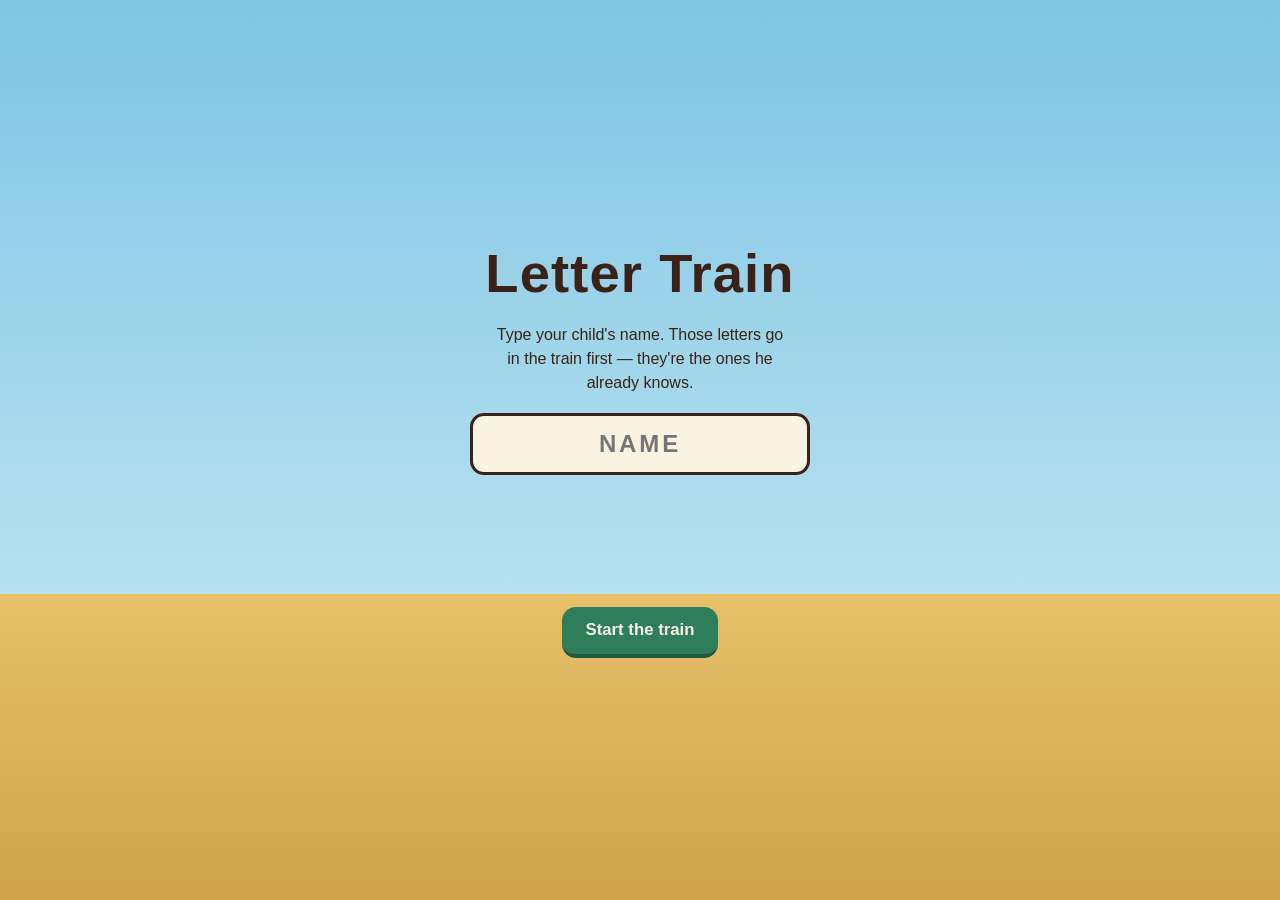
<file: games/letter-train/index.html>
<!DOCTYPE html>
<html lang="en">
<head>
<meta charset="utf-8">
<meta name="viewport" content="width=device-width, initial-scale=1, maximum-scale=1, user-scalable=no">
<title>Letter Train</title>
<meta name="description" content="Letter recognition that starts with the letters in his own name.">
<link rel="icon" href="data:image/svg+xml,<svg xmlns='http://www.w3.org/2000/svg' viewBox='0 0 100 100'><text y='.9em' font-size='90'>&#128642;</text></svg>">
<script src="../../shared/storage.js"></script>
<script src="../../shared/kit.js"></script>
<script src="../../shared/grownups.js"></script>
<link rel="stylesheet" href="../../shared/kit.css">
<style>
  :root{
    --sky:#7FC5E3;
    --sky-deep:#4FA3CB;
    --wheat:#E8C06A;
    --wheat-deep:#CFA34E;
    --signal:#D6402E;
    --engine:#2E7D5B;
    --ink:#3A2218;
    --cream:#FBF3E2;
    --rail:#6B4A33;
    --font: 'Avenir Next', 'Futura', 'Trebuchet MS', Verdana, sans-serif;

    /* the shared grown-ups panel, in this game's colours */
    --kit-font:var(--font);
    --kit-ink:var(--ink);
    --kit-muted:rgba(58,34,24,.62);
    --kit-paper:var(--cream);
    --kit-line:var(--ink);
    --kit-tile:rgba(58,34,24,.06);
    --kit-accent:var(--engine);
    --kit-accent-ink:var(--cream);
    --kit-danger:var(--signal);
    --kit-danger-ink:var(--cream);
    --kit-scrim:rgba(58,34,24,.55);
    --kit-focus:#fff;
    --kit-radius:18px;
  }

  *{box-sizing:border-box; -webkit-tap-highlight-color:transparent;}

  html,body{height:100%;margin:0;}
  body{
    font-family:var(--font);
    color:var(--ink);
    background:var(--sky-deep);
    overflow:hidden;
    touch-action:manipulation;
  }

  #app{
    position:relative;
    height:100dvh;
    width:100%;
    display:flex;
    flex-direction:column;
    background:
      linear-gradient(var(--sky) 0%, #B7E1F0 62%, #B7E1F0 62%, var(--wheat) 62%, var(--wheat-deep) 100%);
  }

  /* ---------- shared bits ---------- */
  .btn{
    font-family:var(--font);
    font-size:1.05rem;
    font-weight:600;
    color:var(--cream);
    background:var(--engine);
    border:none;
    border-bottom:4px solid rgba(0,0,0,.28);
    border-radius:14px;
    padding:.8em 1.4em;
    cursor:pointer;
  }
  .btn:active{transform:translateY(2px); border-bottom-width:2px;}
  .btn.quiet{
    background:transparent;color:var(--ink);border:2px solid rgba(58,34,24,.35);
    border-bottom-width:2px;font-weight:600;
  }
  .btn:focus-visible, .car:focus-visible{
    outline:4px solid #fff; outline-offset:3px;
  }

  /* ---------- setup ---------- */
  #setup{
    position:absolute;inset:0;z-index:30;
    display:flex;flex-direction:column;align-items:center;justify-content:center;
    gap:1.1rem;padding:1.5rem;text-align:center;
    background:
      linear-gradient(var(--sky) 0%, #B7E1F0 66%, var(--wheat) 66%, var(--wheat-deep) 100%);
  }
  #setup h1{
    font-size:clamp(2.1rem,7vw,3.4rem);
    margin:0;letter-spacing:.02em;color:var(--ink);
  }
  #setup p{margin:0;max-width:34ch;line-height:1.5;font-size:1rem;}
  #nameInput{
    font-family:var(--font);font-size:1.5rem;font-weight:700;
    text-align:center;text-transform:uppercase;letter-spacing:.12em;
    padding:.6em 1em;width:min(340px,80vw);
    border:3px solid var(--ink);border-radius:14px;
    background:var(--cream);color:var(--ink);
  }
  #nameTrain{
    display:flex;align-items:flex-end;gap:6px;
    min-height:96px;overflow-x:auto;max-width:96vw;padding:4px;
    scrollbar-width:none;
  }
  #nameTrain::-webkit-scrollbar{display:none;}

  /* ---------- top bar ---------- */
  #bar{
    position:relative;z-index:5;
    display:flex;align-items:center;justify-content:space-between;
    padding:.6rem .8rem;gap:.6rem;
  }
  #homeLink{
    background:rgba(255,255,255,.6);border:2px solid rgba(58,34,24,.3);
    color:var(--ink);border-radius:12px;padding:.45em .8em;
    font-family:var(--font);font-size:.85rem;font-weight:600;
    text-decoration:none;white-space:nowrap;
  }
  #grownups{
    background:rgba(255,255,255,.6);border:2px solid rgba(58,34,24,.3);
    color:var(--ink);border-radius:12px;padding:.45em .8em;
    font-family:var(--font);font-size:.85rem;font-weight:600;cursor:pointer;
  }
  #cargoStrip{display:flex;align-items:center;gap:4px;min-height:34px;}
  #adultHint{
    font-size:.8rem;font-weight:700;color:rgba(58,34,24,.32);
    letter-spacing:.08em;padding-left:.5rem;
  }

  /* ---------- prompt ---------- */
  #prompt{
    z-index:5;
    margin:0 auto;
    background:var(--cream);
    border:3px solid var(--ink);
    border-radius:18px;
    padding:.55em 1.2em;
    font-size:clamp(1.25rem,4.6vw,1.9rem);
    font-weight:700;
    display:flex;align-items:center;gap:.6rem;
    cursor:pointer;
    box-shadow:0 4px 0 rgba(58,34,24,.28);
  }
  #prompt .target{
    font-size:1.45em;line-height:1;color:var(--signal);
  }
  #speaker{width:1.1em;height:1.1em;flex:none;opacity:.65;}
  #prompt.listening #promptLetter{display:none;}
  #prompt.listening #speaker{opacity:1;color:var(--signal);width:1.5em;height:1.5em;}

  /* ---------- cars ---------- */
  #yard{
    flex:1;
    display:flex;align-items:center;justify-content:center;
    gap:clamp(10px,3vw,28px);
    padding:.5rem clamp(8px,3vw,24px);
    flex-wrap:wrap;
  }
  .car{
    background:none;border:none;padding:0;cursor:pointer;
    display:flex;flex-direction:column;align-items:center;
    transition:transform .18s ease;
  }
  .car .body{
    width:clamp(96px,23vw,168px);
    height:clamp(96px,23vw,168px);
    border-radius:16px 16px 8px 8px;
    border:4px solid var(--ink);
    display:flex;align-items:center;justify-content:center;
    position:relative;
    box-shadow:inset 0 -10px 0 rgba(0,0,0,.14);
  }
  .car .body::after{
    content:"";position:absolute;left:12%;right:12%;top:10%;bottom:10%;
    border-radius:8px;background:var(--cream);
    box-shadow:inset 0 0 0 3px rgba(58,34,24,.25);
  }
  .car .glyph{
    position:relative;z-index:2;
    font-size:clamp(3.2rem,11vw,5.6rem);
    font-weight:700;line-height:1;color:var(--ink);
    user-select:none;
  }
  .car .wheels{
    display:flex;gap:clamp(26px,7vw,56px);margin-top:-6px;
  }
  .car .wheels i{
    width:clamp(22px,5.5vw,34px);height:clamp(22px,5.5vw,34px);
    border-radius:50%;background:var(--ink);
    box-shadow:inset 0 0 0 4px var(--cream), inset 0 0 0 6px var(--ink);
    display:block;
  }
  .car.nudge{animation:nudge .45s ease;}
  .car.hint .body{animation:hint 1s ease infinite;}
  .car.leaving{animation:leave .5s cubic-bezier(.4,0,.2,1) forwards;}
  .car.fading{opacity:0;transform:scale(.9);transition:opacity .3s, transform .3s;}

  @keyframes nudge{
    0%,100%{transform:translateX(0) rotate(0);}
    25%{transform:translateX(-9px) rotate(-3deg);}
    60%{transform:translateX(9px) rotate(3deg);}
  }
  @keyframes hint{
    0%,100%{box-shadow:inset 0 -10px 0 rgba(0,0,0,.14), 0 0 0 0 rgba(255,255,255,.9);}
    50%{box-shadow:inset 0 -10px 0 rgba(0,0,0,.14), 0 0 0 12px rgba(255,255,255,.55);}
  }
  @keyframes leave{
    to{transform:translate(-46vw,-14vh) scale(.42); opacity:0;}
  }

  /* ---------- track ---------- */
  #track{position:relative;height:clamp(104px,20vh,168px);flex:none;}
  #rail{
    position:absolute;left:0;right:0;top:52%;height:10px;background:var(--rail);
    border-top:3px solid rgba(255,255,255,.35);
  }
  #ties{
    position:absolute;left:0;right:0;top:calc(52% + 10px);height:14px;
    background:repeating-linear-gradient(90deg, var(--rail) 0 16px, transparent 16px 46px);
    opacity:.65;
  }
  #train{
    position:absolute;left:14px;bottom:18px;
    display:flex;align-items:flex-end;gap:5px;
    transition:transform .45s cubic-bezier(.34,1.3,.64,1);
  }
  #train.departing{
    transition:transform 2.2s cubic-bezier(.5,0,.9,.4);
    transform:translateX(-140vw);
  }
  #engine{width:clamp(104px,24vw,150px);height:auto;filter:drop-shadow(0 3px 0 rgba(0,0,0,.2));}
  .minicar{
    width:clamp(40px,9vw,58px);
    display:flex;flex-direction:column;align-items:center;
    animation:couple .4s ease;
  }
  .minicar .mbody{
    width:100%;aspect-ratio:1/.86;border-radius:7px 7px 3px 3px;
    border:3px solid var(--ink);
    display:flex;align-items:center;justify-content:center;
    font-weight:700;font-size:clamp(1.1rem,3.4vw,1.7rem);
    color:var(--ink);
  }
  .minicar .mwheels{display:flex;gap:clamp(12px,3vw,20px);margin-top:-3px;}
  .minicar .mwheels i{
    width:11px;height:11px;border-radius:50%;background:var(--ink);
    box-shadow:inset 0 0 0 2px var(--cream);
  }
  @keyframes couple{from{transform:translateX(40px) scale(.8);opacity:0;} to{transform:none;opacity:1;}}

  .smoke{animation:puff 2.4s linear infinite;transform-origin:center;}
  .smoke:nth-of-type(2){animation-delay:.8s;}
  .smoke:nth-of-type(3){animation-delay:1.6s;}
  @keyframes puff{
    0%{opacity:0;transform:translate(0,0) scale(.4);}
    25%{opacity:.85;}
    100%{opacity:0;transform:translate(-26px,-40px) scale(1.5);}
  }

  /* ---------- toast ---------- */
  #toast{
    position:absolute;left:50%;top:14%;transform:translateX(-50%) scale(.9);
    background:var(--cream);border:3px solid var(--ink);border-radius:16px;
    padding:.6em 1.2em;font-weight:700;font-size:1.05rem;
    opacity:0;pointer-events:none;transition:opacity .25s, transform .25s;
    z-index:20;text-align:center;box-shadow:0 5px 0 rgba(58,34,24,.28);
  }
  #toast.show{opacity:1;transform:translateX(-50%) scale(1);}

  /* ---------- letter grid (lives inside the shared panel) ---------- */
  .grid{display:grid;grid-template-columns:repeat(auto-fill,minmax(54px,1fr));gap:8px;}
  .toggle{
    font-family:var(--font);font-weight:700;font-size:1.25rem;
    padding:.45em 0;border-radius:10px;cursor:pointer;
    border:3px solid rgba(58,34,24,.3);background:#fff;color:rgba(58,34,24,.45);
    display:flex;flex-direction:column;align-items:center;gap:3px;
  }
  .toggle.on{background:var(--engine);color:var(--cream);border-color:var(--ink);}
  .toggle.mastered{background:var(--wheat);color:var(--ink);border-color:var(--ink);}
  .toggle small{font-size:.55rem;font-weight:600;letter-spacing:.04em;opacity:.85;}
  .toggle:focus-visible{outline:4px solid #fff;outline-offset:3px;}

  @media (prefers-reduced-motion: reduce){
    *{animation:none !important; transition:none !important;}
  }
</style>
</head>
<body>
<div id="app">

  <div id="bar">
    <a id="homeLink" href="../../">&#8592; Games</a>
    <button id="grownups">Grown-ups</button>
    <span id="adultHint" aria-hidden="true"></span>
    <div id="cargoStrip" style="margin-left:auto"></div>
  </div>

  <div id="prompt" role="button" tabindex="0" aria-live="polite">
    <svg id="speaker" viewBox="0 0 24 24" fill="currentColor" aria-hidden="true">
      <path d="M4 9v6h4l5 4V5L8 9H4zm12.5 3a4 4 0 0 0-2-3.5v7a4 4 0 0 0 2-3.5zM14.5 3.2v2.1A6.8 6.8 0 0 1 14.5 20.8v2.1a8.8 8.8 0 0 0 0-19.7z"/>
    </svg>
    <span id="promptText">Find the letter</span>
    <span class="target" id="promptLetter">A</span>
  </div>

  <div id="yard"></div>

  <div id="track">
    <div id="rail"></div>
    <div id="ties"></div>
    <div id="train"></div>
  </div>

  <div id="toast"></div>

  <!-- ===== setup ===== -->
  <div id="setup">
    <h1>Letter Train</h1>
    <p>Type your child's name. Those letters go in the train first — they're the ones he already knows.</p>
    <input id="nameInput" maxlength="12" autocomplete="off" spellcheck="false" placeholder="NAME" aria-label="Child's name">
    <div id="nameTrain"></div>
    <button class="btn" id="startBtn">Start the train</button>
  </div>

</div>

<script>
(function(){
  "use strict";

  const ALPHABET = "ABCDEFGHIJKLMNOPQRSTUVWXYZ".split("");
  const LOWER    = ALPHABET.map(L => L.toLowerCase());
  const GLYPHS   = ALPHABET.concat(LOWER);

  // A glyph's base letter: "a" and "A" are the same letter wearing a different hat.
  const baseOf = g => g.toUpperCase();

  // Letters that look alike. Kept apart on easy rounds, put together on hard ones.
  const LOOKALIKES = [
    ["B","D","P","R"], ["M","W"], ["E","F"], ["O","Q"], ["C","G"],
    ["U","V","Y"], ["N","Z"], ["I","L","T"], ["K","X"], ["S","Z"], ["G","J"],
    ["b","d","p","q"], ["m","n","w"], ["a","e","o","c"], ["g","q","y","j"],
    ["u","v","w","y"], ["i","j","l","t"], ["f","t"], ["k","x"], ["s","z"],
    ["h","n","r"],
    // Across the cases these trip him up too.
    ["l","I","i","J"], ["q","P"], ["b","D"], ["a","O"], ["g","J"]
  ];

  // Rough order of introduction: distinct shapes and common letters first.
  const INTRO_ORDER = "OXSTAMEHICBNRPDFLGJKUQVWYZ".split("");

  const CAR_COLORS = ["#D6402E","#E8A33D","#3E7CB1","#8A6BA8","#4FA36B","#D98BA0"];

  const $ = s => document.querySelector(s);
  const yard = $("#yard"), train = $("#train"), toast = $("#toast");

  /* ---------------- storage ---------------- */
  const store = Kit.store;
  const KEY = "lettertrain:v1";

  /* ---------------- state ---------------- */
  let S = null;

  function freshState(name){
    const letters = {};
    GLYPHS.forEach(g => letters[g] = {active:false, streak:0, right:0, wrong:0, mastered:false});
    const seed = (name||"").toUpperCase().replace(/[^A-Z]/g,"").split("");
    const uniq = [...new Set(seed)];
    uniq.forEach(L => letters[L].active = true);
    // Always at least three letters in play.
    for (const L of INTRO_ORDER){
      if (Object.values(letters).filter(x=>x.active).length >= Math.max(3, uniq.length+1)) break;
      letters[L].active = true;
    }
    return {
      name: (name||"").trim(),
      letters,
      caseMode: "mix",
      lastIntroCase: "upper",
      choiceMode: "auto",
      showTarget: false,
      sound: true,
      autoIntroduce: true,
      totalRight: 0,
      totalWrong: 0,
      cargo: [],
      target: null,
      options: [],
      missesThisRound: 0,
      locked: false
    };
  }

  const save = () => store.set(KEY, S);

  // Here the one toggle covers the spoken letter names; the little train
  // noises always play.
  function applySettings(){ Kit.speech.enabled = S.sound; }

  /* ---------------- speech ---------------- */
  const say = (text, rate) => Kit.say(text, rate || 0.88, 1.1);
  // Letter names read more reliably with a trailing period, and lowercase glyphs
  // get spoken as words ("a") unless they go to the voice as capitals.
  const sayLetter = g => say(g.toUpperCase() + ".", 0.75);

  /* ---------------- sounds (WebAudio, no files) ---------------- */
  const tone = Kit.tone;
  const chime  = () => { tone(523,0.16,0); tone(659,0.16,0.12); tone(784,0.3,0.24); };
  const whistle= () => { tone(392,0.5,0,"sawtooth",0.12); tone(587,0.7,0.08,"sawtooth",0.12); };
  const clunk  = () => tone(180,0.12,0,"square",0.1);

  /* ---------------- helpers ---------------- */
  // A letter counts as in play if either of its cases is switched on.
  const baseActive = L => S.letters[L].active || S.letters[L.toLowerCase()].active;

  // The glyphs on offer right now. In the wholesale modes every letter wears the
  // same case, so a capital and its lowercase can never turn up side by side.
  function playableGlyphs(){
    if (S.caseMode === "mix") return GLYPHS.filter(g => S.letters[g].active);
    const lower = S.caseMode === "lower";
    return ALPHABET.filter(baseActive).map(L => lower ? L.toLowerCase() : L);
  }

  const learningGlyphs = () => playableGlyphs().filter(g => !S.letters[g].mastered);

  // Last-resort distractors when too few letters are switched on.
  function fillerGlyphs(){
    if (S.caseMode === "upper") return ALPHABET;
    if (S.caseMode === "lower") return LOWER;
    return ALPHABET.map(L => Math.random() < 0.5 ? L : L.toLowerCase());
  }

  function lookalikesOf(L){
    const out = new Set();
    LOOKALIKES.forEach(g => { if (g.includes(L)) g.forEach(x => { if (x!==L) out.add(x); }); });
    return out;
  }

  function choiceCount(){
    if (S.choiceMode !== "auto") return parseInt(S.choiceMode,10);
    if (S.totalRight < 6) return 2;
    if (S.totalRight < 16) return 3;
    return 4;
  }

  function pickTarget(){
    const learning = learningGlyphs();
    const pool = learning.length ? learning : playableGlyphs();
    // Weight toward letters he has not nailed yet, and avoid an instant repeat.
    const bag = [];
    pool.forEach(L => {
      const d = S.letters[L];
      let w = d.mastered ? 1 : (4 - Math.min(d.streak,3));
      if (L === S.target && pool.length > 1) w = 0;
      for (let i=0;i<w;i++) bag.push(L);
    });
    return bag.length ? bag[Math.floor(Math.random()*bag.length)] : pool[0];
  }

  function pickOptions(target, n){
    // One car per letter: A never stands next to a, whatever the mode.
    const used = new Set([baseOf(target)]);
    const others = playableGlyphs().filter(g => !used.has(baseOf(g)));
    const confusing = lookalikesOf(target);
    const easy = others.filter(g => !confusing.has(g));
    const hard = others.filter(g => confusing.has(g));
    // Hold back the tricky lookalikes until 4-car rounds.
    let source = (n >= 4 && hard.length) ? shuffle(hard).slice(0,1).concat(shuffle(easy)) : shuffle(easy.length ? easy : others);
    source = source.concat(shuffle(fillerGlyphs()));
    const picks = [];
    for (const g of source){
      if (picks.length >= n-1) break;
      if (used.has(baseOf(g))) continue;
      used.add(baseOf(g));
      picks.push(g);
    }
    return shuffle(picks.concat(target));
  }

  function shuffle(a){
    const x = a.slice();
    for (let i=x.length-1;i>0;i--){ const j = Math.floor(Math.random()*(i+1)); [x[i],x[j]]=[x[j],x[i]]; }
    return x;
  }

  function showToast(msg, ms){
    toast.textContent = msg;
    toast.classList.add("show");
    clearTimeout(showToast._t);
    showToast._t = setTimeout(()=>toast.classList.remove("show"), ms||2200);
  }

  /* ---------------- drawing ---------------- */
  const ENGINE_SVG = `
  <svg id="engine" viewBox="0 0 160 112" xmlns="http://www.w3.org/2000/svg" aria-label="Locomotive">
    <circle class="smoke" cx="40" cy="22" r="7" fill="#ffffff" opacity="0"/>
    <circle class="smoke" cx="40" cy="22" r="6" fill="#ffffff" opacity="0"/>
    <circle class="smoke" cx="40" cy="22" r="8" fill="#ffffff" opacity="0"/>
    <rect x="30" y="24" width="20" height="24" rx="3" fill="#3A2218"/>
    <rect x="26" y="20" width="28" height="9" rx="4" fill="#3A2218"/>
    <rect x="18" y="44" width="86" height="34" rx="17" fill="#2E7D5B" stroke="#3A2218" stroke-width="4"/>
    <circle cx="24" cy="61" r="8" fill="#E8C06A" stroke="#3A2218" stroke-width="3"/>
    <rect x="96" y="20" width="48" height="58" rx="7" fill="#2E7D5B" stroke="#3A2218" stroke-width="4"/>
    <rect x="106" y="31" width="28" height="22" rx="4" fill="#FBF3E2" stroke="#3A2218" stroke-width="3"/>
    <rect x="10" y="76" width="140" height="11" rx="4" fill="#3A2218"/>
    <circle cx="122" cy="95" r="15" fill="#3A2218"/><circle cx="122" cy="95" r="7" fill="#FBF3E2"/>
    <circle cx="52" cy="98" r="11" fill="#3A2218"/><circle cx="52" cy="98" r="5" fill="#FBF3E2"/>
    <circle cx="84" cy="98" r="11" fill="#3A2218"/><circle cx="84" cy="98" r="5" fill="#FBF3E2"/>
  </svg>`;

  function carEl(letter, idx){
    const b = document.createElement("button");
    b.className = "car";
    b.type = "button";
    b.dataset.letter = letter;
    b.setAttribute("aria-label", "Letter " + letter);
    b.innerHTML =
      `<div class="body" style="background:${CAR_COLORS[idx % CAR_COLORS.length]}">
         <span class="glyph">${letter}</span>
       </div>
       <div class="wheels"><i></i><i></i></div>`;
    return b;
  }

  function miniCar(letter, idx){
    const d = document.createElement("div");
    d.className = "minicar";
    d.innerHTML =
      `<div class="mbody" style="background:${CAR_COLORS[idx % CAR_COLORS.length]}">${letter}</div>
       <div class="mwheels"><i></i><i></i></div>`;
    return d;
  }

  function renderTrain(){
    // Called once behind the setup screen, before there's any state.
    train.innerHTML = ENGINE_SVG;
    if (S) S.cargo.forEach((L,i) => train.appendChild(miniCar(L,i)));
  }

  function renderCargoStrip(){
    const strip = $("#cargoStrip");
    strip.innerHTML = "";
    S.cargo.slice(-8).forEach(L => {
      const s = document.createElement("span");
      s.textContent = L;
      s.style.cssText = "font-weight:700;font-size:1rem;background:rgba(255,255,255,.7);border-radius:8px;padding:2px 8px;";
      strip.appendChild(s);
    });
  }

  /* ---------------- rounds ---------------- */
  function newRound(announce){
    S.locked = false;
    S.missesThisRound = 0;
    S.target = pickTarget();
    S.options = pickOptions(S.target, choiceCount());

    updatePrompt();

    yard.innerHTML = "";
    S.options.forEach((L,i) => {
      const c = carEl(L,i);
      c.addEventListener("click", () => onPick(c, L));
      yard.appendChild(c);
    });

    if (announce !== false) setTimeout(()=>sayLetter(S.target), 240);
    save();
  }

  const SHOWN_PROMPTS  = ["Find the letter","Which car is","Load the letter","Point to the letter"];
  const HIDDEN_PROMPTS = ["Tap the letter you hear","Which car did I say?","Find the one I said","Listen, then load it"];

  function updatePrompt(){
    const p = $("#prompt");
    if (S.showTarget){
      p.classList.remove("listening");
      $("#promptText").textContent = SHOWN_PROMPTS[Math.floor(Math.random()*SHOWN_PROMPTS.length)];
      $("#promptLetter").textContent = S.target;
      $("#adultHint").textContent = "";
    } else {
      p.classList.add("listening");
      $("#promptText").textContent = HIDDEN_PROMPTS[Math.floor(Math.random()*HIDDEN_PROMPTS.length)];
      $("#promptLetter").textContent = "";
      $("#adultHint").textContent = S.target;   // small and faint, for you
    }
  }

  function onPick(el, letter){
    if (S.locked) return;
    const d = S.letters[letter];

    if (letter === S.target){
      S.locked = true;
      d.right++; d.streak++;
      S.totalRight++;
      chime();
      say(letter.toUpperCase() + ". Yes!", 0.82);

      [...yard.children].forEach(c => { if (c !== el) c.classList.add("fading"); });
      el.classList.add("leaving");

      const graduated = (!d.mastered && d.streak >= 3);
      if (graduated) d.mastered = true;

      setTimeout(() => {
        S.cargo.push(letter);
        renderTrain();
        renderCargoStrip();
        if (graduated) onGraduate(letter);
        if (S.cargo.length >= 6) depart();
        else setTimeout(()=>newRound(), 550);
        save();
      }, 430);

    } else {
      S.letters[letter].wrong++;
      S.letters[S.target].streak = 0;
      S.totalWrong++;
      S.missesThisRound++;
      clunk();
      el.classList.remove("nudge"); void el.offsetWidth; el.classList.add("nudge");
      say("That one is " + letter.toUpperCase() + ". Where is " + S.target.toUpperCase() + "?", 0.8);
      if (S.missesThisRound >= 2){
        const right = [...yard.children].find(c => c.dataset.letter === S.target);
        if (right) right.classList.add("hint");
      }
      save();
    }
  }

  // The next glyph to bring in. Lowercase waits until its capital is learned, and
  // in Mix mode the two cases take turns so lowercase trickles in beside them.
  function nextIntro(){
    if (S.caseMode !== "mix"){
      const next = INTRO_ORDER.find(L => !baseActive(L));
      return next ? (S.caseMode === "lower" ? next.toLowerCase() : next) : null;
    }
    const nextUpper = INTRO_ORDER.find(L => !S.letters[L].active);
    const nextLower = INTRO_ORDER
      .map(L => L.toLowerCase())
      .find(l => !S.letters[l].active && S.letters[baseOf(l)].mastered);
    const wantLower = S.lastIntroCase !== "lower";
    return (wantLower ? nextLower || nextUpper : nextUpper || nextLower) || null;
  }

  function onGraduate(letter){
    let added = null;
    if (S.autoIntroduce){
      added = nextIntro();
      if (added){
        S.letters[added].active = true;
        S.lastIntroCase = (added === added.toLowerCase()) ? "lower" : "upper";
      }
    }
    showToast(added ? `${letter} is learned. ${added} joins the train.` : `${letter} is learned.`, 2600);
  }

  function depart(){
    S.locked = true;
    whistle();
    say("All aboard! Here it goes.", 0.9);
    train.classList.add("departing");
    setTimeout(() => {
      S.cargo = [];
      train.classList.remove("departing");
      renderTrain();
      renderCargoStrip();
      newRound();
    }, 2400);
  }

  /* ---------------- setup screen ---------------- */
  const nameInput = $("#nameInput"), nameTrain = $("#nameTrain");

  function drawNameTrain(){
    const letters = nameInput.value.toUpperCase().replace(/[^A-Z]/g,"").split("").slice(0,9);
    nameTrain.innerHTML = "";
    if (!letters.length) return;
    const eng = document.createElement("div");
    eng.style.cssText = "width:86px;flex:none;";
    eng.innerHTML = ENGINE_SVG.replace('id="engine"','style="width:86px;height:auto"');
    nameTrain.appendChild(eng);
    letters.forEach((L,i) => { const m = miniCar(L,i); m.style.flex="none"; nameTrain.appendChild(m); });
  }

  nameInput.addEventListener("input", drawNameTrain);

  $("#startBtn").addEventListener("click", async () => {
    Kit.audio();
    S = freshState(nameInput.value);
    applySettings();
    await save();
    $("#setup").style.display = "none";
    renderTrain(); renderCargoStrip();
    newRound();
  });

  /* ---------------- grown-ups ---------------- */
  // Shape and gate live in shared/grownups.js; this builds the content.
  function letterGrid(){
    const grid = document.createElement("div");
    grid.className = "grid";
    const mix = S.caseMode === "mix";
    const shown = mix ? GLYPHS : (S.caseMode === "lower" ? LOWER : ALPHABET);
    shown.forEach(g => {
      const d = S.letters[g];
      const on = mix ? d.active : baseActive(baseOf(g));
      const b = document.createElement("button");
      b.className = "toggle" + (on ? " on" : "") + (on && d.mastered ? " mastered" : "");
      b.type = "button";
      b.innerHTML = `${g}<small>${d.right}/${d.right+d.wrong||0}</small>`;
      b.addEventListener("click", () => {
        if (mix){
          d.active = !d.active;
          if (!d.active) d.mastered = false;
        } else if (on){
          // One switch covers both cases while a wholesale mode is on.
          [baseOf(g), baseOf(g).toLowerCase()].forEach(k => {
            S.letters[k].active = false; S.letters[k].mastered = false;
          });
        } else {
          d.active = true;
        }
        if (!playableGlyphs().length) d.active = true;
        save();
        Grownups.refresh();
      });
      grid.appendChild(b);
    });
    return grid;
  }

  function panelConfig(){
    const learned = GLYPHS.filter(g => S.letters[g].mastered);
    const inplay = learningGlyphs();
    const total = S.totalRight + S.totalWrong;
    const onOff = [{value:"1",label:"On"},{value:"0",label:"Off"}];

    return {
      title: "How he’s doing",
      intro: "All of this comes from ordinary play — nothing here is a test.",
      stats: [
        { value:S.totalRight + "/" + total, label:"Right this run" },
        { value:learned.length, label:"Letters learned" },
        { value:inplay.length, label:"Working on" }
      ],
      sections: [
        { title:"Letters in play",
          html:'<p class="gu-muted">Tap a letter to switch it on or off. Green letters are in play. ' +
               "Gold letters he’s got three in a row — they stay in as distractors.</p>" },
        { node: letterGrid() },
        { title:"Where he’s at",
          html:"<p>" + (total
            ? `Working on ${inplay.join(" ") || "—"}. Learned: ${learned.join(" ") || "none yet"}.`
            : "No rounds yet.") + "</p>" +
            '<p class="gu-muted">A letter counts as learned after three right in a row. It stays in the ' +
            "yard afterwards as a distractor, which is what keeps the learned ones from fading.</p>" }
      ],
      settings: [
        { label:"Letter case",
          hint:"Mix brings each lowercase in once he’s learned its capital. ABC and abc flip everything at once.",
          value:S.caseMode,
          options:[{value:"upper",label:"ABC"},{value:"mix",label:"Mix"},{value:"lower",label:"abc"}],
          onPick(v){ S.caseMode = v; save(); } },
        { label:"Cars to choose from", value:String(S.choiceMode),
          options:[{value:"auto",label:"Auto"},{value:"2",label:"2"},{value:"3",label:"3"},{value:"4",label:"4"}],
          onPick(v){ S.choiceMode = v; save(); } },
        { label:"Show the letter in the prompt",
          hint:"Off means he has to recall it, not match it",
          value:S.showTarget ? "1" : "0",
          options:[{value:"1",label:"Show"},{value:"0",label:"Hide"}],
          onPick(v){ S.showTarget = v === "1"; if (S.target) updatePrompt(); save(); } },
        { label:"Say the letter out loud", value:S.sound ? "1" : "0", options:onOff,
          onPick(v){ S.sound = v === "1"; applySettings(); save(); } },
        { label:"Add a new letter when one is learned", value:S.autoIntroduce ? "1" : "0", options:onOff,
          onPick(v){ S.autoIntroduce = v === "1"; save(); } }
      ],
      closeLabel: "Back to the train",
      onClose(){ newRound(false); },
      reset: {
        label: "Start over",
        confirm: "Erase his saved progress and start over?",
        run(){
          S = freshState(S.name);
          applySettings(); save();
          renderTrain(); renderCargoStrip(); newRound();
        }
      }
    };
  }

  $("#grownups").addEventListener("click", () => Grownups.open(panelConfig));

  $("#prompt").addEventListener("click", () => { if (S) sayLetter(S.target); });
  $("#prompt").addEventListener("keydown", e => { if (e.key === "Enter" || e.key === " ") { e.preventDefault(); if (S) sayLetter(S.target); }});

  /* ---------------- boot ---------------- */
  (async function boot(){
    drawNameTrain();
    const saved = await store.get("lettertrain:v1");
    if (saved && saved.letters){
      S = saved;
      S.cargo = S.cargo || [];
      S.locked = false;
      if (typeof S.showTarget !== "boolean") S.showTarget = false;
      // Saves from before lowercase existed only carry the 26 capitals.
      GLYPHS.forEach(g => {
        if (!S.letters[g]) S.letters[g] = {active:false, streak:0, right:0, wrong:0, mastered:false};
      });
      if (!S.caseMode) S.caseMode = "mix";
      if (!S.lastIntroCase) S.lastIntroCase = "upper";
      applySettings();
      $("#setup").style.display = "none";
      renderTrain(); renderCargoStrip();
      newRound(false);
    } else {
      renderTrain();
    }
  })();

})();
</script>
</body>
</html>
</file>
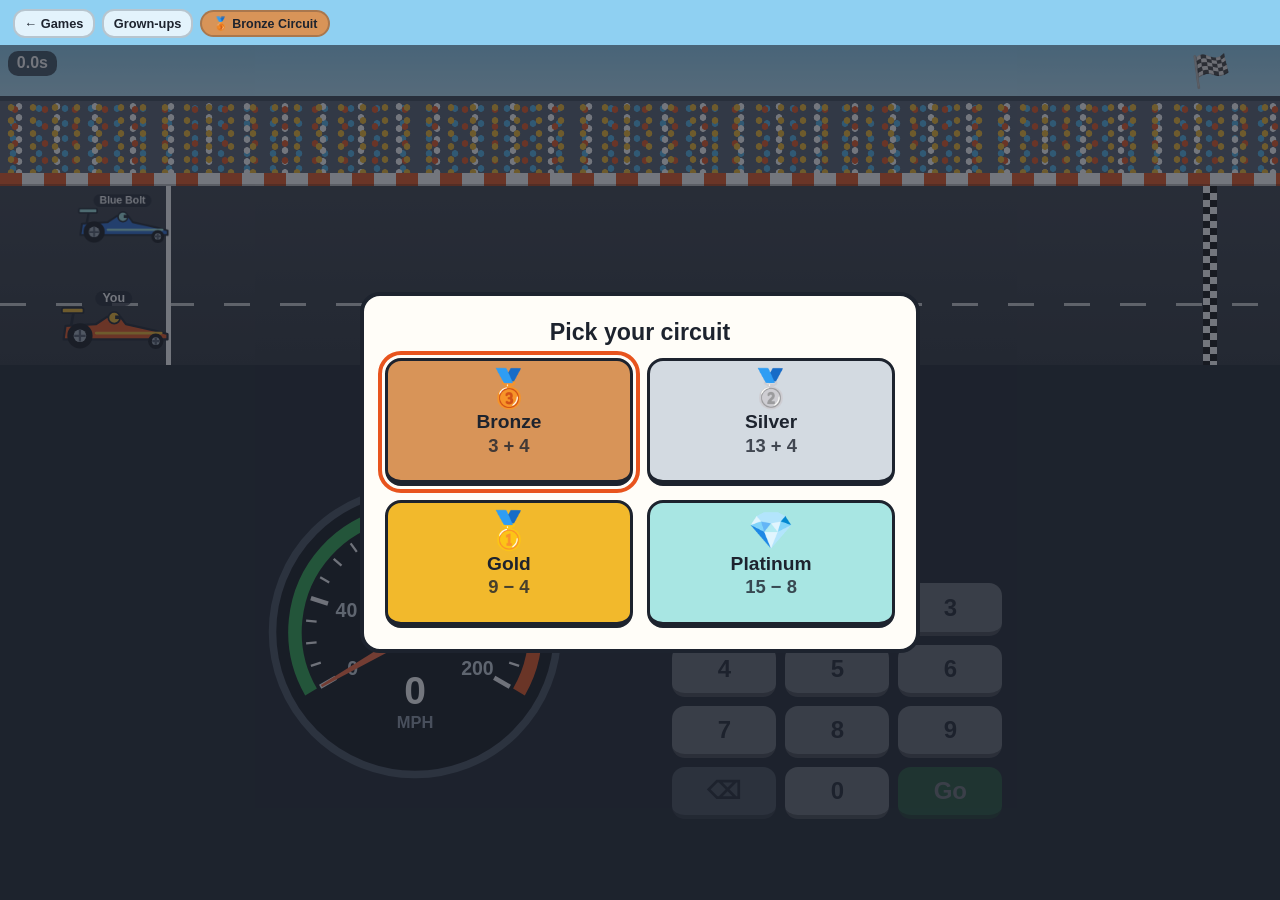
<file: games/math-racers/index.html>
<!DOCTYPE html>
<html lang="en">
<head>
<meta charset="utf-8">
<meta name="viewport" content="width=device-width, initial-scale=1, maximum-scale=1, user-scalable=no">
<title>Math Racers</title>
<meta name="description" content="A drag race powered by quick adding and taking away.">
<link rel="icon" href="data:image/svg+xml,<svg xmlns='http://www.w3.org/2000/svg' viewBox='0 0 100 100'><text y='.9em' font-size='90'>&#127950;</text></svg>">

<script src="../../shared/storage.js"></script>
<script src="../../shared/kit.js"></script>
<script src="../../shared/grownups.js"></script>
<link rel="stylesheet" href="../../shared/kit.css">

<style>
  :root{
    --ink:#1D232E;
    --paper:#FFFDF8;
    --dash:#1E242E;
    --dash-2:#2B3340;
    --dash-ink:#F3F5F8;
    --sky-top:#8FD0F2;
    --sky:#D3F0FC;
    --asphalt:#3B4049;
    --accent:#E8541E;
    --pop:#C62828;
    --go:#2FA84F;
    --gold:#F2B92C;
    --font:'Avenir Next','Futura','Trebuchet MS',Verdana,sans-serif;

    --kit-font:var(--font);
    --kit-ink:var(--ink);
    --kit-muted:rgba(29,35,46,.62);
    --kit-paper:var(--paper);
    --kit-line:var(--ink);
    --kit-tile:rgba(29,35,46,.06);
    --kit-accent:var(--accent);
    --kit-accent-ink:var(--paper);
    --kit-danger:var(--pop);
    --kit-danger-ink:var(--paper);
    --kit-scrim:rgba(29,35,46,.6);
    --kit-focus:var(--gold);
    --kit-radius:18px;
  }

  *{box-sizing:border-box;-webkit-tap-highlight-color:transparent;}
  html,body{height:100%;margin:0;}
  body{
    font-family:var(--font);color:var(--ink);background:var(--dash);
    overflow:hidden;touch-action:manipulation;
  }
  #app{position:relative;height:100dvh;display:flex;flex-direction:column;background:var(--dash);}

  .btn{
    font-family:var(--font);font-size:1.05rem;font-weight:700;
    color:var(--paper);background:var(--accent);
    border:none;border-bottom:4px solid rgba(0,0,0,.28);
    border-radius:14px;padding:.7em 1.4em;cursor:pointer;
  }
  .btn:active{transform:translateY(2px);border-bottom-width:2px;}
  .btn:disabled{opacity:.4;cursor:default;transform:none;}
  .btn.quiet,.btn.ghost{
    background:transparent;color:var(--ink);
    border:2px solid rgba(29,35,46,.35);border-bottom-width:2px;
  }
  .btn.danger{background:var(--pop);color:var(--paper);}
  .btn:focus-visible{outline:4px solid var(--gold);outline-offset:3px;}

  #bar{
    display:flex;align-items:center;gap:.45rem;padding:.55rem .8rem .45rem;flex:none;
    background:var(--sky-top);
  }
  #bar a,#bar button.chip{
    background:rgba(255,255,255,.75);border:2px solid rgba(29,35,46,.22);
    color:var(--ink);border-radius:12px;padding:.4em .75em;
    font-family:var(--font);font-size:.8rem;font-weight:700;
    text-decoration:none;white-space:nowrap;cursor:pointer;
  }
  #stageChip{
    border-radius:999px;padding:.32em .85em;border:2px solid rgba(29,35,46,.25);
    font-size:.78rem;font-weight:800;white-space:nowrap;
  }

  /* ---------------- the drag strip, side on ---------------- */
  #track{
    position:relative;flex:none;height:clamp(150px,36dvh,320px);overflow:hidden;
    background:linear-gradient(var(--sky-top), var(--sky) 30%);
  }
  #stands{
    position:absolute;left:0;right:0;top:16%;height:24%;
    background-color:#566070;
    background-image:
      radial-gradient(circle, #F2B92C 0 3px, transparent 3.6px),
      radial-gradient(circle, #E8541E 0 3px, transparent 3.6px),
      radial-gradient(circle, #FFFFFF 0 3px, transparent 3.6px),
      radial-gradient(circle, #4FB3E8 0 3px, transparent 3.6px);
    background-size:22px 13px, 30px 17px, 38px 11px, 26px 15px;
    border-top:5px solid #3B4452;
  }
  #wall{
    position:absolute;left:0;right:0;top:40%;height:4%;
    background:repeating-linear-gradient(90deg,#E8541E 0 22px,#FFFFFF 22px 44px);
    border-bottom:2px solid rgba(0,0,0,.25);
  }
  #road{
    position:absolute;left:0;right:0;top:44%;bottom:0;
    background:linear-gradient(var(--asphalt), #2E333B);
  }
  #divider{
    position:absolute;left:0;right:0;bottom:33%;height:3px;
    background:repeating-linear-gradient(90deg,rgba(255,255,255,.75) 0 26px,transparent 26px 56px);
  }
  .line{position:absolute;top:44%;bottom:0;width:5px;background:#FFFFFF;}
  #finishLine{
    width:14px;
    background:repeating-conic-gradient(#111 0% 25%, #fff 0% 50%) 0 0/14px 14px;
  }
  #flag{
    position:absolute;top:2%;font-size:clamp(1.3rem,4.5vw,2rem);
    transform:translateX(-30%);
  }
  #clock{
    position:absolute;top:6px;left:8px;
    background:rgba(29,35,46,.72);color:#fff;border-radius:10px;
    padding:.2em .55em;font-weight:800;font-size:clamp(.8rem,2.8vw,1rem);
    font-variant-numeric:tabular-nums;
  }

  .car{
    position:absolute;left:0;width:clamp(64px,15vw,130px);
    transform-origin:left bottom;will-change:transform;
  }
  .car svg{display:block;width:100%;height:auto;overflow:visible;}
  #me{bottom:5%;}
  #rival{bottom:38%;}
  .car .who{
    position:absolute;bottom:100%;left:58%;transform:translateX(-50%);
    background:rgba(29,35,46,.7);color:#fff;border-radius:999px;
    padding:.05em .55em;font-size:clamp(.6rem,2.2vw,.78rem);font-weight:800;white-space:nowrap;
  }
  .car .flame{opacity:0;}
  .car.boost .flame{opacity:1;animation:flicker .09s steps(2) infinite;}
  @keyframes flicker{50%{transform:scaleX(.75);}}
  .car .lines{
    position:absolute;right:100%;top:25%;width:55%;height:45%;opacity:0;
    background:repeating-linear-gradient(180deg,rgba(255,255,255,.85) 0 2px,transparent 2px 9px);
    -webkit-mask-image:linear-gradient(90deg,transparent,#000);
            mask-image:linear-gradient(90deg,transparent,#000);
  }

  #lights{
    position:absolute;top:6%;left:50%;transform:translateX(-50%);
    display:none;gap:7px;padding:7px 9px;border-radius:14px;background:#1D232E;
  }
  #lights.on{display:flex;}
  #lights b{
    width:clamp(18px,5vw,28px);height:clamp(18px,5vw,28px);border-radius:50%;
    background:#3A414D;
  }
  #lights b.amber{background:#FFB21E;box-shadow:0 0 14px #FFB21E;}
  #lights b.green{background:#3BE36C;box-shadow:0 0 16px #3BE36C;}

  /* ---------------- the dashboard ---------------- */
  /* The dash is a grid: gauge on the left, the problem and keypad beside it.
     On a narrow portrait screen the keypad drops under both, full width. */
  #dash{
    flex:1;min-height:0;display:grid;
    grid-template-columns:minmax(0,1fr) minmax(0,1.15fr);
    grid-template-rows:1fr auto auto auto 1fr;
    grid-template-areas:"g ." "g p" "g f" "g k" "g .";
    column-gap:clamp(8px,3vw,32px);row-gap:clamp(4px,1.2dvh,10px);
    padding:.5rem clamp(10px,3vw,24px) calc(.6rem + env(safe-area-inset-bottom,0px));
    max-width:860px;width:100%;margin:0 auto;
  }
  /* The gauge fills whatever room the grid leaves it, and never sets that
     room itself — otherwise a short screen gets pushed off the bottom. */
  #gaugeBox{grid-area:g;position:relative;min-height:0;min-width:0;}
  #gauge{
    position:absolute;inset:0;margin:auto;display:block;
    width:100%;height:100%;max-width:300px;max-height:300px;
  }
  #gauge.boost .face{stroke:var(--gold);}
  #problem{grid-area:p;}
  #feedback{grid-area:f;}
  #pad{grid-area:k;justify-self:center;}
  @media (max-width:600px) and (orientation:portrait){
    #dash{
      grid-template-columns:clamp(104px,34vw,170px) minmax(0,1fr);
      grid-template-rows:auto auto 1fr;
      grid-template-areas:"g p" "g f" "k k";
    }
    #gaugeBox{min-height:clamp(104px,32vw,170px);}
    #pad{align-self:end;width:min(360px,100%);}
  }
  #problem{
    min-width:0;min-height:1.45em;display:flex;align-items:center;justify-content:center;gap:.3em;
    color:var(--dash-ink);font-weight:800;white-space:nowrap;
    font-size:clamp(1.9rem,8.5vw,3.4rem);font-variant-numeric:tabular-nums;
  }
  #problem .btn{font-size:clamp(1.05rem,4.4vw,1.35rem);background:var(--go);}
  #problem .ready{font-size:.6em;opacity:.8;}
  #slot{
    display:inline-block;min-width:1.7em;text-align:center;line-height:1.25;
    background:var(--dash-2);border-radius:12px;border-bottom:4px solid rgba(255,255,255,.18);
    color:var(--gold);padding:0 .15em;
  }
  #slot.good{color:#5BE38A;animation:pop .26s ease;}
  #slot.bad{color:#FF7A6B;animation:shake .34s ease;}
  #slot.reveal{color:var(--gold);}
  @keyframes pop{0%{transform:scale(1)}45%{transform:scale(1.16)}100%{transform:scale(1)}}
  @keyframes shake{0%,100%{transform:translateX(0)}25%{transform:translateX(-8px)}60%{transform:translateX(8px)}}

  #feedback{
    min-height:2.5em;display:flex;align-items:center;justify-content:center;text-align:center;
    max-width:32ch;justify-self:center;font-size:clamp(.8rem,3vw,1rem);font-weight:700;line-height:1.3;
    color:rgba(243,245,248,.72);
  }
  #feedback.good{color:#5BE38A;}
  #feedback.miss{color:#FFB3A8;}

  #pad{
    display:grid;grid-template-columns:repeat(3,1fr);
    gap:clamp(5px,1.4vw,9px);width:min(330px,100%);
  }
  .key{
    font-family:var(--font);font-size:clamp(1.1rem,4.8vw,1.5rem);font-weight:800;
    padding:.42em 0;border-radius:13px;cursor:pointer;
    background:var(--dash-ink);color:var(--ink);
    border:none;border-bottom:4px solid rgba(0,0,0,.45);
  }
  .key:active{transform:translateY(3px);border-bottom-width:1px;}
  .key:focus-visible{outline:3px solid var(--gold);outline-offset:2px;}
  .key.util{background:#8E99A8;}
  .key.go{background:var(--go);color:#fff;}
  .key:disabled{opacity:.35;cursor:default;transform:none;}

  /* A short landscape phone: the keypad goes to two rows. */
  @media (max-height:520px) and (orientation:landscape){
    #track{height:36dvh;min-height:0;}
    #pad{grid-template-columns:repeat(6,1fr);width:min(420px,100%);}
    .key{padding:.22em 0;font-size:1.15rem;}
    #feedback{min-height:1.4em;}
    #problem{font-size:clamp(1.5rem,7dvh,2.4rem);}
  }

  #overlay{
    position:absolute;inset:0;z-index:40;display:none;
    background:rgba(29,35,46,.62);padding:1rem;overflow:auto;
  }
  #overlay.open{display:flex;align-items:center;justify-content:center;}
  .sheet{
    background:var(--paper);border:4px solid var(--ink);border-radius:20px;
    max-width:560px;width:100%;padding:1.2rem 1.3rem 1.3rem;
    max-height:92dvh;overflow:auto;margin:auto;text-align:center;
  }
  .sheet h2{margin:.2rem 0 .5rem;font-size:1.45rem;}
  .sheet p{margin:.35rem 0;font-size:.95rem;line-height:1.55;}
  .sheet .big{font-size:3.2rem;line-height:1.1;}
  .sheet .time{font-size:2.2rem;font-weight:800;margin:.1rem 0;}

  /* The circuit picker: four big medal-coloured buttons. */
  .picks{display:grid;grid-template-columns:1fr 1fr;gap:clamp(8px,2.4vw,14px);margin-top:.8rem;}
  .pick{
    font-family:var(--font);color:var(--ink);background:var(--medal);cursor:pointer;
    border:3px solid var(--ink);border-bottom-width:6px;border-radius:16px;
    padding:.6em .4em .55em;display:flex;flex-direction:column;align-items:center;gap:.1em;
  }
  .pick:active{transform:translateY(3px);border-bottom-width:3px;}
  .pick:focus-visible{outline:4px solid var(--accent);outline-offset:3px;}
  .pick .pe{font-size:clamp(1.7rem,7vw,2.3rem);line-height:1.1;}
  .pick b{font-size:clamp(1rem,4vw,1.2rem);}
  .pick .px{font-weight:800;font-size:clamp(1rem,4vw,1.15rem);opacity:.8;}
  .pick small{font-weight:700;font-size:.78rem;opacity:.75;min-height:1.2em;}
  .sheet .actions .btn.quiet{color:var(--ink);}

  /* Tables inside the grown-ups panel. */
  .rt{width:100%;border-collapse:collapse;font-size:.88rem;margin:.3rem 0 .5rem;}
  .rt th,.rt td{text-align:left;padding:.35em .4em;border-bottom:1px solid var(--kit-tile);}
  .rt td{white-space:nowrap;}
  .rt th{font-size:.78rem;color:var(--kit-muted);font-weight:700;}
  .rt tr.now td{font-weight:800;}
  .sheet .actions{display:flex;gap:.6rem;justify-content:center;margin-top:1.1rem;}

  @media (prefers-reduced-motion:reduce){
    *{animation:none !important;transition:none !important;}
  }
</style>
</head>
<body>
<div id="app">

  <div id="bar">
    <a href="../../">&#8592; Games</a>
    <button class="chip" id="grownups">Grown-ups</button>
    <span id="stageChip"></span>
  </div>

  <div id="track" aria-hidden="true">
    <div id="stands"></div>
    <div id="wall"></div>
    <div id="road"><div id="divider"></div></div>
    <div class="line" id="startLine"></div>
    <div class="line" id="finishLine"></div>
    <div id="flag">&#127937;</div>
    <div class="car" id="rival"></div>
    <div class="car" id="me"></div>
    <div id="lights"><b></b><b></b><b></b><b></b></div>
    <div id="clock">0.0s</div>
  </div>

  <div id="dash">
    <div id="gaugeBox"></div>
    <div id="problem"></div>
    <div id="feedback" aria-live="polite"></div>
    <div id="pad"></div>
  </div>

  <div id="overlay" aria-hidden="true"></div>
</div>

<script>
/* ============================================================================
   MATH RACERS — a side-on drag race. The speedometer drains on its own; every
   right answer is a burst of speed. The track is a fixed length, so quicker,
   surer answers mean a quicker race.

   He picks the CIRCUIT (what kind of sum) himself before each race:
   bronze, silver, gold or platinum. What moves on its own is BLUE BOLT, the
   other car, whose pace is kept per circuit and nudged after every race so he
   wins some and loses some.
   ========================================================================= */
(function(){
  "use strict";

  const $ = s => document.querySelector(s);
  const { pick, store, tone } = Kit;

  const KEY = "mathracers:v1";

  /* The car. Speed is 0..1 of top speed. With no answers it decays
     exponentially (so it drains fast at the top and gently near the bottom —
     a slow thinker still rolls along). A right answer adds BOOST, anything
     above top speed is lost, and the green light launches him at LAUNCH.
     The road is DIST top-speed-seconds long. Tuned by simulation: an answer
     every 3 seconds holds the needle near the top and finishes in about 15
     answers (~50s); one every 6 seconds is about 14 answers (~85s); slower
     than that is still ~13–14 answers, just a longer race. */
  const TAU = 8;
  const BOOST = 0.35;
  const SURGE_RATE = 1.4;    // how fast a boost reaches the wheels, per second
  const DIST = 38;
  const LAUNCH = 0.3;
  const MPH = 200;

  const CIRCUITS = {
    1:{ name:"Bronze",   emoji:"\u{1F949}", color:"#D89458", kid:"adding up to 10",
        grown:"adding within 10", ex:"3 + 4",
        tip:"Add them up as fast as you can!" },
    2:{ name:"Silver",   emoji:"\u{1F948}", color:"#D3DAE1", kid:"big number plus a small one",
        grown:"a teen number plus a single digit, to 20", ex:"13 + 4",
        tip:"Trick: 13 + 4 — add the 3 and 4, then keep the 10." },
    3:{ name:"Gold",     emoji:"\u{1F947}", color:"#F2B92C", kid:"taking away",
        grown:"subtracting single digits", ex:"9 \u2212 4",
        tip:"Trick: 9 \u2212 4 means 4 and what make 9?" },
    4:{ name:"Platinum", emoji:"\u{1F48E}", color:"#A8E6E3", kid:"big number take away a small one",
        grown:"a teen number minus a single digit", ex:"15 \u2212 8",
        tip:"Trick: not enough ones? Jump back to 10 first." }
  };

  /* Seconds Blue Bolt takes to finish, slowest first. A brisk, sure kid
     finishes in about 50; one taking six seconds an answer, about 85. */
  const RIVAL = "Blue Bolt";
  const RIVALS = [150, 120, 95, 75, 60, 50];
  /* The steady answer pace that ties Blue Bolt at each of those times, from
     simulating the car below. It's what the panel tells the parent. */
  const RIVAL_PACE = [11, 8.5, 6.5, 5, 4, 3];
  const WINDOW = 30;       // "lately", for the panel's numbers

  let S = null;            // everything that persists
  let RC = null;           // the race in progress — always the same object as S.race
  let phase = "pre";       // pre | count | race | done
  let entry = "";
  let locked = false;
  let sessionStart = Date.now();
  let timers = [];

  const persist = Kit.debounce(() => store.set(KEY, S), 350);

  function applySettings(){
    Kit.sound.enabled = S.sound;
    Kit.speech.enabled = false;        // this game never talks
  }

  function freshState(){
    return {
      circuit:1,               // the one he picked last
      racesBy:{ 1:0, 2:0, 3:0, 4:0 },
      rival:{ 1:1, 2:1, 3:1, 4:1 }, rivalMode:"auto",
      hist:[],                 // {c, clean, t} per question, all circuits
      facts:{},                // key -> {n, right, wrong, avg, miss}
      races:0, wins:0, best:{},
      answers:0, firstTry:0,
      sound:true,
      seconds:0, sessions:0,
      race:null                // so a reload lands back in the same race
    };
  }

  function rivalLevel(){
    return S.rivalMode === "auto" ? S.rival[S.circuit] : +S.rivalMode;
  }

  /* ---------------- the facts on each circuit ---------------------------- */
  /* Addition keys are written biggest-first, so 3 + 5 and 5 + 3 are one fact:
     to a kid learning them they are. Subtraction keys are as asked. */
  const FACTS = {};
  function fact(key, a, b, op, w, flip){ return { key, a, b, op, w, flip }; }
  function buildFacts(){
    const f1 = [], f2 = [], f3 = [], f4 = [];
    for (let a = 1; a <= 10; a++) for (let b = 0; b <= a && a + b <= 10; b++)
      f1.push(fact(a + "+" + b, a, b, "+", b === 0 ? 0.25 : 1, 0.5));
    for (let t = 10; t <= 19; t++) for (let s = 1; s <= 9 && t + s <= 20; s++)
      f2.push(fact(t + "+" + s, t, s, "+", 1, 0.3));
    for (let a = 2; a <= 9; a++) for (let b = 1; b <= a; b++)
      f3.push(fact(a + "-" + b, a, b, "-", b === a ? 0.4 : 1, 0));
    for (let a = 10; a <= 20; a++) for (let b = 1; b <= 9; b++)
      f4.push(fact(a + "-" + b, a, b, "-", 1, 0));
    FACTS[1] = f1; FACTS[2] = f2; FACTS[3] = f3; FACTS[4] = f4;
  }
  const show = key => key.replace("+", " + ").replace("-", " − ");

  /* Missed and slow facts come up more; ones he has down cold, a bit less. */
  function makeQuestion(){
    const list = FACTS[RC.circuit];
    const recent = RC.recent || [];
    const ws = list.map(f => {
      if (recent.indexOf(f.key) >= 0) return 0;
      const st = S.facts[f.key];
      let w = f.w;
      if (!st) w *= 1.4;
      else {
        w *= 1 + st.miss * 1.5;
        if (st.avg > 4) w *= 1 + Math.min(2, (st.avg - 4) / 2);
        else if (st.avg && st.avg < 2.5 && !st.miss && st.n >= 3) w *= 0.6;
      }
      return w;
    });
    let r = Math.random() * ws.reduce((x, y) => x + y, 0), i = 0;
    while (i < ws.length - 1 && (r -= ws[i]) > 0) i++;
    const f = list[i];
    RC.recent = recent.concat(f.key).slice(-4);
    const text = f.op === "+"
      ? (Math.random() < f.flip ? f.b + " + " + f.a : f.a + " + " + f.b)
      : f.a + " − " + f.b;
    return { key:f.key, text, ans: f.op === "+" ? f.a + f.b : f.a - f.b };
  }

  /* ---------------- sound ------------------------------------------------- */
  const blip  = v => tone(480 + v * 22, 0.04, 0, "square", 0.05);
  const vroom = () => [196,262,392,587].forEach((f,i) => tone(f, 0.13, i*0.045, "sawtooth", 0.045));
  const nope  = () => { tone(190,0.14,0,"square",0.08); tone(150,0.18,0.11,"square",0.08); };
  const fanfare = () => [392,523,659,784,1046].forEach((f,i) => tone(f, 0.3, i*0.12, "triangle", 0.15));

  /* ---------------- art ---------------------------------------------------- */
  function wheel(cx, cy, r){
    return '<g class="wh" data-cx="' + cx + '" data-cy="' + cy + '">' +
      '<circle cx="' + cx + '" cy="' + cy + '" r="' + r + '" fill="#15181D"/>' +
      '<circle cx="' + cx + '" cy="' + cy + '" r="' + (r * 0.5) + '" fill="#A3ADB9"/>' +
      '<path d="M' + (cx - r*.45) + ' ' + cy + 'H' + (cx + r*.45) + 'M' + cx + ' ' + (cy - r*.45) +
        'V' + (cy + r*.45) + '" stroke="#4E5866" stroke-width="2.5"/>' +
      "</g>";
  }
  function carSVG(body, trim){
    return '<svg viewBox="-24 0 144 48" aria-hidden="true">' +
      '<path class="flame" d="M5 25 L-22 21 L-9 28 L-23 34 L5 32 Z" fill="#FFC247" stroke="#E8541E" stroke-width="2" stroke-linejoin="round" style="transform-origin:5px 28px"/>' +
      '<path d="M12 23 L15 7" stroke="#1D232E" stroke-width="3"/>' +
      '<rect x="2" y="2" width="24" height="6" rx="2" fill="' + trim + '" stroke="#1D232E" stroke-width="2"/>' +
      '<path d="M4 36 L6 22 L40 20 L52 12 L67 12 L73 20 L104 27 L119 31 L119 37 L4 37 Z" fill="' + body + '" stroke="#1D232E" stroke-width="2.5" stroke-linejoin="round"/>' +
      '<path d="M40 30 H112" stroke="' + trim + '" stroke-width="3" stroke-linecap="round"/>' +
      '<circle cx="60" cy="13" r="6.5" fill="' + trim + '" stroke="#1D232E" stroke-width="2"/>' +
      '<path d="M61 10.5 h5.5 v4 h-5.5z" fill="#1D232E"/>' +
      wheel(22, 33, 14) + wheel(106, 39, 8.5) +
      "</svg>";
  }
  function buildCars(){
    $("#me").innerHTML = '<div class="lines"></div>' + carSVG("#E8541E", "#F2B92C") + '<span class="who">You</span>';
    $("#rival").innerHTML = carSVG("#2D6FD6", "#9FE3E0") + '<span class="who">' + RIVAL + "</span>";
  }

  /* The speedometer: a 240° sweep, 0 at bottom-left, 200 at bottom-right. */
  function pt(r, f){
    const a = (-120 + 240 * f) * Math.PI / 180;
    return [(100 + r * Math.sin(a)).toFixed(1), (100 - r * Math.cos(a)).toFixed(1)];
  }
  function arc(r, f0, f1, color, w){
    const p0 = pt(r, f0), p1 = pt(r, f1);
    return '<path d="M' + p0 + 'A' + r + ' ' + r + ' 0 ' + (240 * (f1 - f0) > 180 ? 1 : 0) + ' 1 ' + p1 +
      '" fill="none" stroke="' + color + '" stroke-width="' + w + '"/>';
  }
  function buildGauge(){
    let s = '<svg id="gauge" viewBox="0 0 200 200" role="img" aria-label="Speedometer">' +
      '<circle class="face" cx="100" cy="100" r="95" fill="#12161C" stroke="#46505E" stroke-width="5"/>' +
      arc(80, 0, 0.6, "#2FA84F", 9) + arc(80, 0.6, 0.85, "#F2B92C", 9) + arc(80, 0.85, 1, "#E8541E", 9);
    for (let i = 0; i <= 20; i++){
      const major = i % 4 === 0, a = pt(73, i / 20), b = pt(major ? 61 : 66, i / 20);
      s += '<line x1="' + a[0] + '" y1="' + a[1] + '" x2="' + b[0] + '" y2="' + b[1] +
        '" stroke="#F3F5F8" stroke-width="' + (major ? 3 : 1.5) + '"/>';
      if (major){
        const l = pt(48, i / 20);
        s += '<text x="' + l[0] + '" y="' + (+l[1] + 4.5) + '" text-anchor="middle" font-size="13" font-weight="700" fill="#C9D1DB" font-family="inherit">' + (i * 10) + "</text>";
      }
    }
    s += '<text id="mph" x="100" y="148" text-anchor="middle" font-size="26" font-weight="800" fill="#FFFFFF" font-family="inherit">0</text>' +
      '<text x="100" y="164" text-anchor="middle" font-size="11" font-weight="700" fill="#8E99A8" font-family="inherit">MPH</text>' +
      '<g id="needle" transform="rotate(-120 100 100)">' +
        '<path d="M96.5 104 L103.5 104 L100.8 28 L99.2 28 Z" fill="#FF6A3D"/>' +
      "</g>" +
      '<circle cx="100" cy="100" r="8" fill="#46505E" stroke="#F3F5F8" stroke-width="2"/>' +
      "</svg>";
    $("#gaugeBox").innerHTML = s;
  }

  /* ---------------- drawing, every frame ---------------------------------- */
  let trackW = 0, carW = 0;
  let meSpin = 0, rivalSpin = 0, scroll = 0, shownMph = -1;
  const FAR = 0.84;     // the far-lane car is drawn smaller

  function measure(){
    trackW = $("#track").clientWidth;
    carW = $("#me").offsetWidth;
    const start = startX(), fin = finishX();
    $("#startLine").style.left = (start - 2) + "px";
    $("#finishLine").style.left = fin + "px";
    $("#flag").style.left = fin + "px";
  }
  const startX = () => trackW * 0.03 + carW;
  const finishX = () => trackW * 0.94;

  /* Blue Bolt pulls away over two seconds, then holds a steady pace that puts
     him over the line at exactly his time. */
  function rivalPos(t, T){
    if (t <= 0) return 0;
    return Math.min(1, (t < 2 ? t * t / 4 : t - 1) / (T - 1));
  }

  function spin(el, deg){
    el.querySelectorAll(".wh").forEach(g =>
      g.setAttribute("transform", "rotate(" + deg.toFixed(1) + " " + g.dataset.cx + " " + g.dataset.cy + ")"));
  }

  function draw(dt){
    const v = RC ? RC.v : 0, pos = RC ? RC.pos : 0, t = RC ? RC.t : 0;
    const T = RC ? RC.rivalTime : 100;
    const rp = rivalPos(t, T);
    const running = phase === "race" && !Grownups.isOpen();
    const rv = running && rp < 1 ? (rivalPos(t + 0.05, T) - rp) / 0.05 * DIST : 0;

    const start = startX(), span = finishX() - start;
    $("#me").style.transform = "translateX(" + (start - carW + pos * span).toFixed(1) + "px)";
    $("#rival").style.transform = "translateX(" + (start - carW * FAR + rp * span).toFixed(1) + "px) scale(" + FAR + ")";

    if (running){
      meSpin = (meSpin + v * dt * 1100) % 360;
      rivalSpin = (rivalSpin + rv * dt * 1100) % 360;
      scroll += v * dt * trackW * 0.35;
      spin($("#me"), meSpin);
      spin($("#rival"), rivalSpin);
      const o = -scroll;
      $("#stands").style.backgroundPosition =
        o + "px 3px," + (o + 11) + "px 9px," + (o + 5) + "px 2px," + (o + 17) + "px 7px";
    }
    $("#me .lines").style.opacity = Math.max(0, (v - 0.45) / 0.55).toFixed(2);

    $("#needle").setAttribute("transform", "rotate(" + (-120 + 240 * v).toFixed(1) + " 100 100)");
    const mph = Math.round(v * MPH);
    if (mph !== shownMph){ shownMph = mph; $("#mph").textContent = mph; }
    $("#clock").textContent = t.toFixed(1) + "s";
  }

  let last = performance.now();
  function frame(now){
    const dt = Math.min(0.1, Math.max(0, (now - last) / 1000));
    last = now;
    if (phase === "race" && RC && !Grownups.isOpen()){
      RC.t += dt;
      const take = Math.min(RC.surge, SURGE_RATE * dt);
      RC.surge -= take;
      RC.v = Math.min(1, RC.v * Math.exp(-dt / TAU) + take);
      if (RC.v >= 1) RC.surge = 0;                 // past the top is lost
      RC.pos = Math.min(1, RC.pos + RC.v * dt / DIST);
      if (!RC.rivalDone && RC.t >= RC.rivalTime){
        RC.rivalDone = true;
        if (RC.pos < 1) feedback(RIVAL + " is over the line. Keep going — finish your race!", "");
      }
      if (RC.pos >= 1) finishRace();
    }
    draw(dt);
    requestAnimationFrame(frame);
  }

  /* ---------------- the race --------------------------------------------- */
  function newRace(){
    const lvl = rivalLevel();
    return { circuit:S.circuit, pos:0, v:0, surge:0, t:0,
             rivalLevel:lvl, rivalTime:RIVALS[lvl], rivalDone:false,
             q:null, tries:0, qStart:0, recent:[], answered:0, clean:0 };
  }

  function later(fn, ms){ timers.push(setTimeout(fn, ms)); }
  function clearTimers(){ timers.forEach(clearTimeout); timers = []; }

  /* Between races. A race left half-run (a reload, say) waits behind a Keep
     racing button; otherwise he picks a circuit, and picking starts the lights. */
  function enterPre(){
    clearTimers();
    phase = "pre"; entry = ""; locked = false;
    lights(-1); setPad(false);
    if (S.race && S.race.t > 0){
      RC = S.race;
      S.circuit = RC.circuit;
      renderChip();
      $("#problem").innerHTML = '<button class="btn" id="startBtn">Keep racing</button>';
      $("#startBtn").onclick = () => { Kit.audio(); countdown(); };
      feedback("Your race is waiting right where you left it.", "");
    } else {
      S.race = null; RC = null;
      renderChip();
      $("#problem").innerHTML = "";
      feedback("Pick a circuit!", "");
      showPicker();
    }
    persist();
  }

  function showPicker(){
    const o = $("#overlay");
    o.innerHTML = '<div class="sheet"><h2>Pick your circuit</h2><div class="picks">' +
      Object.keys(CIRCUITS).map(k => {
        const C = CIRCUITS[k];
        return '<button class="pick" data-c="' + k + '" style="--medal:' + C.color + '">' +
          '<span class="pe">' + C.emoji + "</span><b>" + C.name + '</b><span class="px">' + C.ex + "</span>" +
          "<small>" + (S.best[k] ? "Best: " + Math.round(S.best[k]) + " seconds" : "") + "</small></button>";
      }).join("") + "</div></div>";
    /* Leave the top bar uncovered so the back link and Grown-ups still work. */
    o.style.top = $("#bar").offsetHeight + "px";
    o.classList.add("open");
    o.setAttribute("aria-hidden", "false");
    o.querySelectorAll(".pick").forEach(b => b.onclick = () => {
      Kit.audio();
      closeOverlay();
      startCircuit(+b.dataset.c);
    });
    const last = o.querySelector('.pick[data-c="' + S.circuit + '"]');
    if (last) last.focus();
  }

  function closeOverlay(){
    const o = $("#overlay");
    o.classList.remove("open"); o.setAttribute("aria-hidden", "true");
    o.innerHTML = ""; o.style.top = "";
  }

  function startCircuit(c){
    clearTimers();
    S.circuit = c;
    S.race = newRace(); RC = S.race;
    renderChip();
    phase = "pre";
    countdown();
  }

  function lights(n){
    const el = $("#lights");
    el.classList.toggle("on", n >= 0);
    el.querySelectorAll("b").forEach((b, i) => {
      b.className = n === 3 ? (i === 3 ? "green" : "") : (i <= n && i < 3 ? "amber" : "");
    });
  }

  function countdown(){
    if (phase !== "pre" || !RC) return;
    phase = "count";
    $("#problem").innerHTML = '<span class="ready">Ready…</span>';
    feedback(CIRCUITS[RC.circuit].tip, "");
    [0,1,2].forEach(i => later(() => { lights(i); tone(440, 0.16, 0, "square", 0.08); }, 300 + i * 650));
    later(() => {
      lights(3); tone(880, 0.45, 0, "square", 0.1);
      phase = "race"; setPad(true);
      if (RC.t === 0) RC.v = LAUNCH;
      if (RC.q) showQuestion(); else nextQuestion();
      later(() => lights(-1), 1300);
    }, 300 + 3 * 650);
  }

  function nextQuestion(){
    RC.q = makeQuestion();
    RC.tries = 0;
    showQuestion();
  }
  function showQuestion(){
    entry = "";
    locked = false;
    RC.qStart = RC.t;             // race time, so a pause never counts against him
    $("#problem").innerHTML = '<span class="q">' + RC.q.text + " =</span>" + '<span id="slot">?</span>';
    persist();
  }

  function renderSlot(state){
    const el = $("#slot");
    if (!el) return;
    el.textContent = entry === "" ? "?" : entry;
    el.className = state || "";
  }
  function feedback(msg, kind){
    const f = $("#feedback");
    f.textContent = msg || "";
    f.className = kind || "";
  }
  function setPad(on){ document.querySelectorAll("#pad .key").forEach(k => { k.disabled = !on; }); }

  /* ---------------- answering --------------------------------------------
     Judged the moment it can be: the right answer goes straight through (that
     instant boost is the fun), and so does a wrong one once it's as long as the
     answer. A short wrong one — 9 when it's 12 — waits for Go. */
  function press(k){
    if (phase !== "race" || locked) return;
    if (k === "back"){ entry = entry.slice(0, -1); renderSlot(); return; }
    if (k === "go"){ if (entry !== "") judge(); return; }
    if (entry.length >= 2) return;
    entry += k; blip(+k); renderSlot();
    const ans = String(RC.q.ans);
    if (entry === ans || entry.length >= ans.length) judge();
  }

  function judge(){
    if (locked) return;
    locked = true;
    const q = RC.q;

    if (+entry === q.ans){
      const clean = RC.tries === 0;
      RC.surge += clean ? BOOST : BOOST / 2;
      RC.answered++; if (clean) RC.clean++;
      record(q, clean, RC.t - RC.qStart);
      vroom(); boostFx();
      renderSlot("good");
      feedback(clean ? pick(["Boost!", "Vroom!", "Zoom!", "Yes!", "Nice!"]) : "Got it — boost!", "good");
      RC.q = null; persist();
      later(() => { if (phase === "race") nextQuestion(); }, 260);
      return;
    }

    RC.tries++;
    nope();
    renderSlot("bad");
    if (RC.tries >= 2){
      RC.answered++;
      record(q, false, null);
      feedback("It's " + q.ans + ". Here comes the next one.", "miss");
      entry = String(q.ans);
      later(() => renderSlot("reveal"), 340);
      RC.q = null; persist();
      later(() => { if (phase === "race") nextQuestion(); }, 1500);
      return;
    }
    feedback("Not quite. Try again!", "miss");
    later(() => { if (phase !== "race") return; entry = ""; renderSlot(); locked = false; }, 450);
  }

  let boostTimer = 0;
  function boostFx(){
    $("#me").classList.add("boost");
    $("#gauge").classList.add("boost");
    clearTimeout(boostTimer);
    boostTimer = setTimeout(() => {
      $("#me").classList.remove("boost");
      $("#gauge").classList.remove("boost");
    }, 650);
  }

  function record(q, clean, t){
    const f = S.facts[q.key] || (S.facts[q.key] = { n:0, right:0, wrong:0, avg:0, miss:0 });
    f.n++;
    if (clean){
      f.right++;
      f.avg = f.avg ? +(f.avg * 0.6 + t * 0.4).toFixed(2) : +t.toFixed(2);
      f.miss = Math.max(0, f.miss - 1);
    } else {
      f.wrong++;
      f.miss = Math.min(3, f.miss + 1);
    }
    S.answers++; if (clean) S.firstTry++;
    S.hist.push({ c:RC.circuit, clean:clean, t: clean ? +t.toFixed(2) : null });
    if (S.hist.length > 160) S.hist = S.hist.slice(-160);
  }

  /* ---------------- the finish line --------------------------------------- */
  function finishRace(){
    if (phase !== "race") return;
    phase = "done"; locked = true; clearTimers(); setPad(false);
    const c = RC.circuit, t = RC.t, won = t < RC.rivalTime;
    const gap = Math.round(Math.abs(RC.rivalTime - t));
    S.races++; if (won) S.wins++;
    S.racesBy[c] = (S.racesBy[c] || 0) + 1;
    const tt = +t.toFixed(1);
    const newBest = S.best[c] && tt < S.best[c];
    if (!S.best[c] || tt < S.best[c]) S.best[c] = tt;

    /* Blue Bolt: a win speeds him up; losing by a lot slows him down. */
    let rivalNote = "";
    if (S.rivalMode === "auto"){
      const i = S.rival[c];
      if (won && i < RIVALS.length - 1){ S.rival[c] = i + 1; rivalNote = RIVAL + " is going to drive faster next time!"; }
      else if (!won && t >= RC.rivalTime * 1.35 && i > 0){ S.rival[c] = i - 1; rivalNote = RIVAL + " will take it a little easier next time."; }
    }

    const ran = RC.answered, clean = RC.clean;
    S.race = null;
    store.set(KEY, S);

    if (won) fanfare(); else [523,659,784].forEach((f,i) => tone(f, 0.24, i*0.1, "triangle", 0.13));
    feedback("", "");
    $("#problem").innerHTML = "";

    const secs = Math.round(t);
    sheet(won ? "\u{1F3C6}" : "\u{1F3C1}",
      won ? "You won!" : "You finished!",
      '<div class="time">' + secs + " seconds</div>" +
      "<p>" + (won
        ? (gap <= 1 ? "Just barely ahead of " + RIVAL + "!" : RIVAL + " was " + gap + " seconds behind you.")
        : RIVAL + " got there first this time" + (gap <= 1 ? " — by a nose!" : ", by " + gap + " seconds.")) + "</p>" +
      "<p>" + clean + " of " + ran + " right the first time." + "</p>" +
      (newBest ? "<p><b>Your fastest " + CIRCUITS[c].name + " race yet!</b></p>" : "") +
      (rivalNote ? "<p>" + rivalNote + "</p>" : ""),
      [{ label:"Race again", run:() => startCircuit(c) },
       { label:"Pick a circuit", quiet:true, run:enterPre }]);
  }

  function median(a){
    if (!a.length) return 0;
    const s = a.slice().sort((x, y) => x - y), m = s.length >> 1;
    return s.length % 2 ? s[m] : (s[m - 1] + s[m]) / 2;
  }

  function sheet(emoji, head, body, buttons){
    const o = $("#overlay");
    o.innerHTML =
      '<div class="sheet"><div class="big">' + emoji + "</div><h2>" + head + "</h2>" + body +
      '<div class="actions">' + buttons.map((b, i) =>
        '<button class="btn' + (b.quiet ? " quiet" : "") + '" data-i="' + i + '">' + b.label + "</button>").join("") +
      "</div></div>";
    o.classList.add("open");
    o.setAttribute("aria-hidden", "false");
    o.querySelectorAll(".actions .btn").forEach(el => el.onclick = () => {
      closeOverlay();
      buttons[+el.dataset.i].run();
    });
    o.querySelector(".actions .btn").focus();
  }

  function renderChip(){
    const C = CIRCUITS[S.circuit], el = $("#stageChip");
    el.textContent = C.emoji + " " + C.name + " Circuit";
    el.style.background = C.color;
  }

  /* ---------------- grown-ups --------------------------------------------- */
  const ABOUT = {
    1:"These are the facts everything else is built on. The goal is for 6 + 3 to be something he " +
      "<em>knows</em>, not something he counts. Counting on fingers is fine on the way there — it just " +
      "shows up here as a slow answer. Watch the pairs that make ten (7 + 3, 6 + 4): the later circuits lean on them.",
    2:"A teen number plus a single digit. The quick way is to see 13 + 4 as ten, plus 3 + 4 — and he " +
      "already knows 3 + 4 from Bronze. If he's counting up from 13 one at a time, that's the habit to nudge. " +
      "The ones that land exactly on 20 (15 + 5, 12 + 8) are usually the last to get quick.",
    3:"Subtraction under 10. The fast route isn't counting backwards, it's thinking of the addition: " +
      "9 − 4 is “4 and what make 9?” If his slow facts here are the same pairs that were slow on Bronze, that's why.",
    4:"A teen number minus a single digit. The sticking point is crossing ten: 15 − 8 is much harder than " +
      "18 − 5, because there aren't enough ones to take away. The usual route is back to ten, then the rest " +
      "(15 − 5 is 10, 3 more is 7). Expect the crossing ones to stay slow longest."
  };

  function slowFacts(c){
    const seen = FACTS[c].map(f => ({ f, st:S.facts[f.key] })).filter(x => x.st);
    if (!seen.length) return "<p>He hasn't raced this circuit yet.</p>";
    const slow = seen
      .map(x => ({ key:x.f.key, st:x.st, score:x.st.miss * 3 + Math.max(0, (x.st.avg || 0) - 3) }))
      .filter(x => x.score > 0)
      .sort((a, b) => b.score - a.score).slice(0, 8);
    if (!slow.length) return "<p>Nothing stands out — every fact he's seen here comes back quickly.</p>";
    return "<p>" + slow.map(x =>
      "<b>" + show(x.key) + "</b> <span class=\"gu-muted\">(" +
      (x.st.miss ? "missed lately" : x.st.avg.toFixed(1) + " s") + ")</span>").join(", ") + "</p>" +
      '<p class="gu-muted">These come up more often until they speed up. ' +
      seen.length + " of the " + FACTS[c].length + " facts on this circuit have come up so far.</p>";
  }

  const secs = n => (Math.round(n * 10) / 10) + " s";

  /* One row per circuit: how he's doing there, and the car he's up against. */
  function circuitTable(){
    return '<table class="rt"><tr><th>Circuit</th><th>Races</th><th>Right first try</th>' +
      "<th>Typical answer</th><th>Best</th></tr>" +
      Object.keys(CIRCUITS).map(k => {
        const recent = S.hist.filter(h => h.c === +k).slice(-WINDOW);
        const clean = recent.filter(h => h.clean);
        return '<tr' + (+k === S.circuit ? ' class="now"' : "") + "><td>" + CIRCUITS[k].emoji + " " + CIRCUITS[k].name +
          "</td><td>" + (S.racesBy[k] || 0) +
          "</td><td>" + (recent.length ? Math.round(clean.length / recent.length * 100) + "%" : "—") +
          "</td><td>" + (clean.length ? secs(median(clean.map(h => h.t))) : "—") +
          "</td><td>" + (S.best[k] ? Math.round(S.best[k]) + " s" : "—") + "</td></tr>";
      }).join("") + "</table>";
  }

  function rivalTable(){
    return '<table class="rt"><tr><th>Circuit</th><th>Finishes in</th><th>Speed</th>' +
      "<th>Answer needed</th></tr>" +
      Object.keys(CIRCUITS).map(k => {
        const i = S.rivalMode === "auto" ? S.rival[k] : +S.rivalMode;
        return '<tr' + (+k === S.circuit ? ' class="now"' : "") + "><td>" + CIRCUITS[k].emoji + " " + CIRCUITS[k].name +
          "</td><td>" + RIVALS[i] + " s</td><td>" + (i + 1) + " of " + RIVALS.length +
          "</td><td>every " + RIVAL_PACE[i] + " s</td></tr>";
      }).join("") + "</table>";
  }

  function panelConfig(){
    const c = S.circuit, C = CIRCUITS[c];
    const recent = S.hist.filter(h => h.c === c).slice(-WINDOW);
    const clean = recent.filter(h => h.clean);
    const med = clean.length ? secs(median(clean.map(h => h.t))) : "—";
    const mins = Math.round((S.seconds + (Date.now() - sessionStart) / 1000) / 60);
    const onOff = [{value:"1",label:"On"},{value:"0",label:"Off"}];
    const lvl = rivalLevel();

    return {
      title: "How he’s doing",
      intro: "All of this comes from ordinary racing — nothing here is a test. " +
             "He picks the circuit himself before each race; the bold row is the one he raced last.",
      stats: [
        { value:S.races,                 label:"Races finished" },
        { value:S.wins,                  label:"Races won" },
        { value:med,                     label:"Typical answer, " + C.name },
        { value:RIVALS[lvl] + " s",      label:RIVAL + "’s time, " + C.name }
      ],
      sections: [
        { title:"Each circuit", html:circuitTable() +
            '<p class="gu-muted">“Right first try” and “typical answer” cover his last ' + WINDOW +
            " answers on that circuit. " + mins + " minutes played in all.</p>" },
        { title:"How fast " + RIVAL + " is", html:rivalTable() +
            "<p>" + RIVAL + " drives at a steady pace. “Answer needed” is how often he needs a right answer, " +
            "on average, to get there first. A quick, sure racer — a right answer about every " +
            "3 seconds — finishes in about 50 seconds; one taking 6 seconds an answer, about 85. " +
            (S.rivalMode === "auto"
              ? "On Auto, each circuit keeps its own speed: every win makes it a little faster next race on " +
                "that circuit, and losing by a lot slows it down, so he should win some and lose some."
              : "It's pinned to speed " + (lvl + 1) + " on every circuit right now; set it back to Auto to " +
                "let it follow him.") + "</p>" },
        { title:"What the answer time means",
          html:"<p>Speed is the whole point of this game. Under about 3 seconds usually means he " +
               "<em>knows</em> the fact — it comes straight from memory. 3 to 6 seconds usually means he's " +
               "working it out, counting on from the bigger number or using a fact he does know. Much " +
               "slower is often counting from one. All three get the right answer; only the first leaves " +
               "his attention free for the harder math that's coming.</p>" +
               '<p class="gu-muted">A wrong answer costs him nothing but time — the car just misses its boost. ' +
               "After two tries the game tells him the answer and moves on.</p>" },
        { title:C.name + " circuit — " + C.grown, html:"<p>" + ABOUT[c] + "</p>" },
        { title:"Facts that are still slow on " + C.name, html:slowFacts(c) }
      ],
      settings: [
        { label:RIVAL + "’s speed", hint:"Seconds it takes to finish. Auto keeps the race close.",
          value:S.rivalMode,
          options:[{value:"auto",label:"Auto"}].concat(
            RIVALS.map((t, i) => ({ value:String(i), label:t + " s" }))),
          onPick(v){ S.rivalMode = v; persist(); } },
        { label:"Sounds", value:S.sound ? "1" : "0", options:onOff,
          onPick(v){ S.sound = v === "1"; applySettings(); persist(); } }
      ],
      footer: store.ok ? "" :
        '<p class="gu-muted">Heads up: progress isn’t saving in this window, ' +
        "so these numbers cover today only.</p>",
      closeLabel: "Back to the race",
      /* A race underway keeps the pace it started with; a new speed applies
         from the next race. */
      onClose(){},
      reset: {
        label: "Erase all progress",
        confirm: "Erase his saved progress and start over?",
        run(){
          S = freshState(); S.sessions = 1;
          applySettings(); store.set(KEY, S);
          enterPre();
        }
      }
    };
  }

  /* ---------------- wiring ------------------------------------------------ */
  function buildPad(){
    const keys = ["1","2","3","4","5","6","7","8","9","back","0","go"];
    $("#pad").innerHTML = keys.map(k =>
      k === "back" ? '<button class="key util" data-k="back" aria-label="Delete">&#9003;</button>' :
      k === "go"   ? '<button class="key go" data-k="go">Go</button>' :
                     '<button class="key" data-k="' + k + '">' + k + "</button>").join("");
    $("#pad").addEventListener("click", e => {
      const b = e.target.closest("[data-k]");
      if (!b) return;
      Kit.audio();
      press(b.dataset.k);
    });
  }

  $("#grownups").addEventListener("click", () => Grownups.open(panelConfig));

  document.addEventListener("keydown", e => {
    if (!S || $("#overlay").classList.contains("open") || Grownups.isOpen()) return;
    Kit.audio();
    if (phase === "pre"){
      if (e.key === "Enter" || e.key === " "){ e.preventDefault(); countdown(); }
      return;
    }
    if (e.key >= "0" && e.key <= "9") press(e.key);
    else if (e.key === "Backspace"){ e.preventDefault(); press("back"); }
    else if (e.key === "Enter"){ e.preventDefault(); press("go"); }
  });

  window.addEventListener("resize", measure);
  setInterval(() => { if (S){ S.seconds += 15; persist(); } }, 15000);
  window.addEventListener("beforeunload", () => { if (S) store.set(KEY, S); });

  /* ---------------- boot -------------------------------------------------- */
  (async function boot(){
    const saved = await store.get(KEY);
    S = saved && saved.hist ? Object.assign(freshState(), saved) : freshState();
    S.rival = Object.assign(freshState().rival, S.rival);
    S.racesBy = Object.assign(freshState().racesBy, S.racesBy);
    delete S.circuitMode;
    applySettings();
    S.sessions = (S.sessions || 0) + 1;
    sessionStart = Date.now();

    buildFacts();
    buildGauge();
    buildCars();
    buildPad();
    measure();

    if (S.race && (S.race.pos >= 1 || !FACTS[S.race.circuit])) S.race = null;
    enterPre();
    requestAnimationFrame(frame);
  })();

})();
</script>
</body>
</html>
</file>
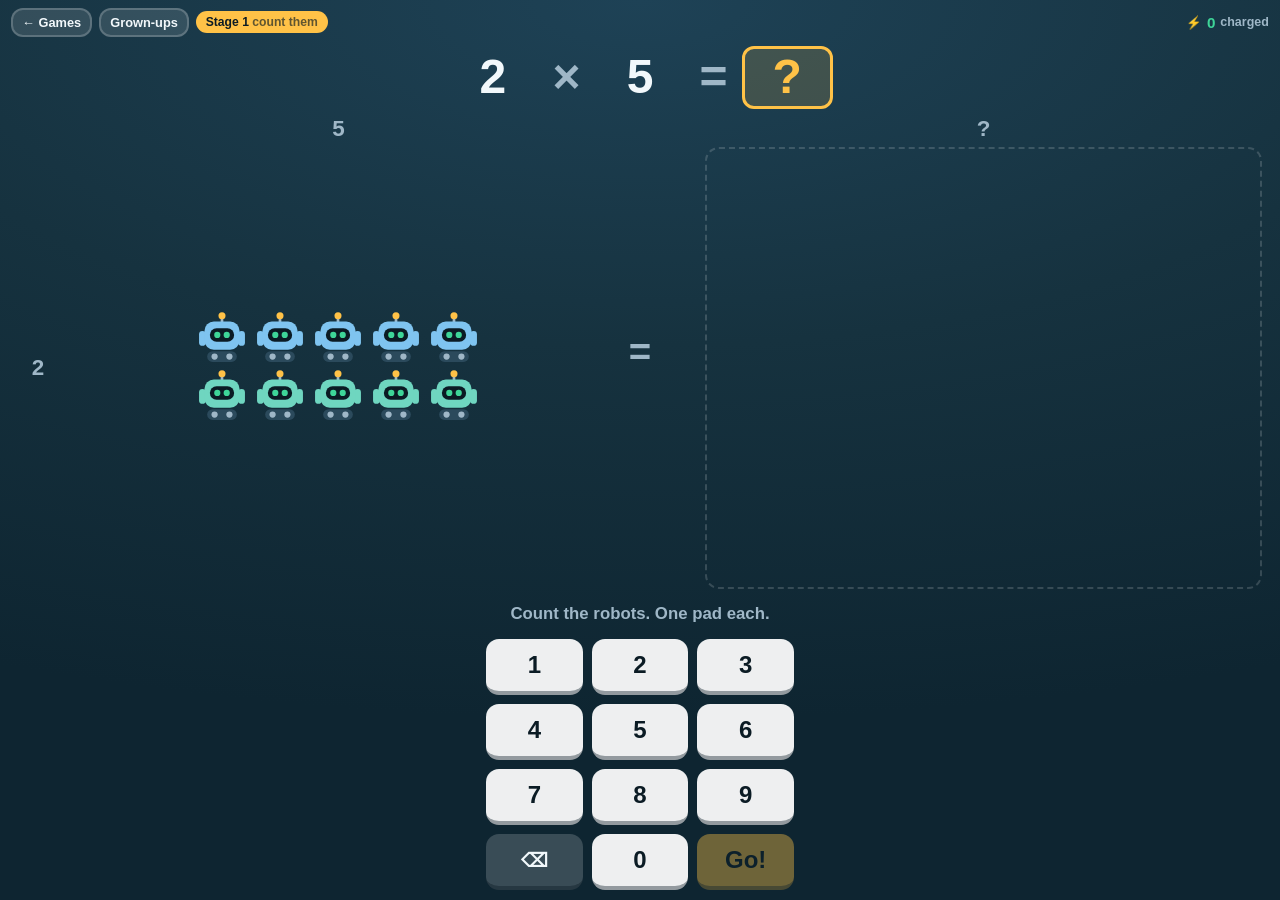
<file: games/robot-factory/index.html>
<!DOCTYPE html>
<html lang="en">
<head>
<meta charset="utf-8">
<meta name="viewport" content="width=device-width, initial-scale=1, maximum-scale=1, user-scalable=no">
<title>Robot Factory</title>
<meta name="description" content="Rows and columns of robots, one charging pad each — multiplication as an array.">
<link rel="icon" href="data:image/svg+xml,<svg xmlns='http://www.w3.org/2000/svg' viewBox='0 0 100 100'><text y='.9em' font-size='90'>&#129302;</text></svg>">
<script src="../../shared/storage.js"></script>
<script src="../../shared/kit.js"></script>
<script src="../../shared/grownups.js"></script>
<link rel="stylesheet" href="../../shared/kit.css">
<style>
  :root{
    --deep:#0B1B24;
    --floor:#16323F;
    --floor2:#0E2531;
    --steel:#2B4A5C;
    --rail:#3E6274;
    --mist:#9FB7C7;
    --paper:#F2F8FB;
    --bolt:#FFC247;
    --charge:#3ED598;
    --alarm:#FF7A6B;
    --font:'Avenir Next','Futura','Trebuchet MS',Verdana,sans-serif;

    /* the shared grown-ups panel, in the factory's colours */
    --kit-font:var(--font);
    --kit-ink:#12303F;
    --kit-muted:#52707F;
    --kit-paper:var(--paper);
    --kit-line:#12303F;
    --kit-tile:rgba(18,48,63,.07);
    --kit-accent:#1F6E8C;
    --kit-accent-ink:var(--paper);
    --kit-danger:#C7412F;
    --kit-danger-ink:var(--paper);
    --kit-scrim:rgba(11,27,36,.72);
    --kit-focus:var(--bolt);
    --kit-radius:18px;

    --gap:4px;
    --cell:34px;
    --lblw:clamp(22px,5.5vw,40px);
    --lblh:clamp(19px,4.6vw,30px);
  }

  *{box-sizing:border-box;-webkit-tap-highlight-color:transparent;}
  html,body{height:100%;margin:0;}
  body{
    font-family:var(--font);
    color:var(--paper);
    background:var(--floor2);
    overflow:hidden;
    touch-action:manipulation;
  }

  #app{
    position:relative;height:100dvh;
    display:flex;flex-direction:column;
    background:
      radial-gradient(130% 80% at 50% 0%, #1E4256 0%, var(--floor) 48%, var(--floor2) 100%);
  }

  /* ---------- shared bits ---------- */
  .btn{
    font-family:var(--font);font-size:1.05rem;font-weight:700;
    color:var(--deep);background:var(--bolt);
    border:none;border-bottom:4px solid rgba(0,0,0,.35);
    border-radius:14px;padding:.7em 1.4em;cursor:pointer;
  }
  .btn:active{transform:translateY(2px);border-bottom-width:2px;}
  .btn:disabled{opacity:.38;cursor:default;transform:none;}
  .btn.quiet,.btn.ghost{
    background:rgba(255,255,255,.14);color:var(--paper);
    border-bottom-color:rgba(0,0,0,.3);
  }
  .btn.danger{background:#C7412F;color:var(--paper);}
  .btn:focus-visible{outline:4px solid var(--bolt);outline-offset:3px;}

  /* ---------- top bar ---------- */
  #bar{display:flex;align-items:center;gap:.45rem;padding:.5rem .7rem .2rem;flex:none;}
  #bar a,#bar button.chip{
    background:rgba(255,255,255,.12);border:2px solid rgba(255,255,255,.2);
    color:var(--paper);border-radius:12px;padding:.38em .7em;
    font-family:var(--font);font-size:.8rem;font-weight:700;
    text-decoration:none;white-space:nowrap;cursor:pointer;
  }
  #stageChip{
    background:var(--bolt);color:var(--deep);
    border-radius:999px;padding:.32em .8em;
    font-size:.76rem;font-weight:800;white-space:nowrap;
  }
  #stageChip i{font-style:normal;opacity:.65;}
  #charged{
    margin-left:auto;display:flex;align-items:center;gap:.3rem;
    font-size:.78rem;font-weight:800;color:var(--mist);white-space:nowrap;
  }
  #charged b{color:var(--charge);font-size:.95rem;}

  /* ---------- the equation ---------- */
  #eq{
    flex:none;display:flex;align-items:center;justify-content:center;
    gap:clamp(6px,2vw,14px);padding:.35rem .6rem .15rem;
    font-size:clamp(1.7rem,7.6vw,3rem);font-weight:800;line-height:1;
  }
  #eq .op{color:var(--mist);}
  .slot{
    font-family:var(--font);font-size:inherit;font-weight:800;line-height:1;
    min-width:1.9em;padding:.1em .18em;text-align:center;display:inline-block;
    border-radius:12px;border:3px solid transparent;color:var(--paper);
  }
  button.slot{background:rgba(11,27,36,.45);border-color:rgba(255,255,255,.3);
    border-style:dashed;color:var(--bolt);cursor:pointer;}
  button.slot.on{border-style:solid;border-color:var(--bolt);background:rgba(255,194,71,.16);}
  button.slot.filled{border-style:solid;}
  button.slot.good{background:var(--charge);color:var(--deep);border-color:var(--charge);animation:pop .32s ease;}
  button.slot.bad{background:var(--alarm);color:var(--deep);border-color:var(--alarm);animation:shake .34s ease;}
  button.slot.told{background:rgba(255,194,71,.9);color:var(--deep);border-color:var(--bolt);}
  @keyframes pop{0%{transform:scale(1)}45%{transform:scale(1.13)}100%{transform:scale(1)}}
  @keyframes shake{0%,100%{transform:translateX(0)}20%{transform:translateX(-8px)}45%{transform:translateX(8px)}70%{transform:translateX(-5px)}}

  /* ---------- the factory floor ---------- */
  #bays{
    flex:1;min-height:0;display:flex;align-items:stretch;
    gap:clamp(4px,1.6vw,12px);padding:.2rem clamp(6px,2.4vw,18px);
  }
  .bay{flex:1;min-width:0;display:grid;
    grid-template-columns:var(--lblw) 1fr;
    grid-template-rows:var(--lblh) 1fr;
    gap:2px;}
  .lbl{
    font-weight:800;font-size:clamp(.95rem,3.6vw,1.4rem);line-height:1;
    display:flex;align-items:center;justify-content:center;color:var(--bolt);
  }
  .lbl.dim{color:var(--mist);}
  .lbl-col{grid-column:2;grid-row:1;}
  .lbl-row{grid-column:1;grid-row:2;}
  .pen{
    grid-column:2;grid-row:2;position:relative;min-height:0;min-width:0;
    display:flex;align-items:center;justify-content:center;
    border-radius:14px;
  }
  #padPen{border:2px dashed rgba(255,255,255,.16);}
  .cells{
    display:grid;gap:var(--gap);
    justify-content:center;align-content:center;
  }
  #eqSign{
    flex:none;align-self:center;
    font-size:clamp(1.4rem,6vw,2.4rem);font-weight:800;color:var(--mist);
  }

  /* ---------- robots and pads ---------- */
  .bot,.pad{
    width:var(--cell);height:var(--cell);
    display:block;
  }
  .bot svg,.pad svg{width:100%;height:100%;display:block;}
  .bot{
    position:relative;z-index:3;
    transition:transform 440ms cubic-bezier(.34,1.12,.5,1);
  }
  .bot.extra svg{filter:drop-shadow(0 0 6px var(--alarm));}
  .bot.extra{animation:alarm 1s ease-in-out infinite;}
  .pad.lit svg{filter:drop-shadow(0 0 7px var(--charge));}
  .pad.extra svg{filter:drop-shadow(0 0 7px var(--alarm));}
  .pad.extra{animation:alarm 1s ease-in-out infinite;}
  @keyframes alarm{0%,100%{opacity:1}50%{opacity:.5}}

  /* ---------- the bay door (hidden robots) ---------- */
  #door{
    position:absolute;inset:0;border-radius:14px;z-index:6;
    background:
      repeating-linear-gradient(180deg, #2B4A5C 0 7px, #22404F 7px 14px);
    border:3px solid var(--rail);
    display:flex;flex-direction:column;align-items:center;justify-content:center;gap:.4rem;
    transition:transform 420ms cubic-bezier(.4,0,.2,1);
    transform-origin:top center;
  }
  #door.up{transform:scaleY(0);}
  #door[hidden]{display:none;}
  #door small{font-size:.72rem;font-weight:800;color:var(--mist);letter-spacing:.06em;}
  #peek{
    font-family:var(--font);font-size:.82rem;font-weight:800;
    background:rgba(255,194,71,.16);color:var(--bolt);
    border:2px solid var(--bolt);border-radius:10px;padding:.35em .8em;cursor:pointer;
  }

  /* ---------- feedback ---------- */
  #feedback{
    flex:none;min-height:2.5em;display:flex;align-items:center;justify-content:center;
    padding:0 1rem;text-align:center;
    font-size:clamp(.85rem,3.3vw,1.05rem);font-weight:700;line-height:1.3;
    color:var(--mist);max-width:40ch;margin:0 auto;
  }
  #feedback.good{color:var(--charge);}
  #feedback.miss{color:#FFD2CB;}

  /* ---------- keypad ---------- */
  #pad{
    flex:none;display:grid;grid-template-columns:repeat(3,1fr);
    gap:clamp(5px,1.6vw,9px);
    width:min(340px,100%);margin:0 auto;
    padding:.3rem clamp(10px,4vw,16px) calc(.6rem + env(safe-area-inset-bottom,0px));
  }
  .key{
    font-family:var(--font);font-size:clamp(1.15rem,5vw,1.5rem);font-weight:800;
    padding:.5em 0;border-radius:13px;cursor:pointer;
    background:rgba(255,255,255,.93);color:var(--deep);
    border:none;border-bottom:4px solid rgba(11,27,36,.4);
  }
  .key:active{transform:translateY(3px);border-bottom-width:1px;}
  .key:focus-visible{outline:3px solid var(--bolt);outline-offset:2px;}
  .key.util{background:rgba(255,255,255,.18);color:var(--paper);font-size:clamp(1rem,4vw,1.2rem);}
  .key.go{background:var(--bolt);color:var(--deep);}
  .key:disabled{opacity:.4;cursor:default;transform:none;}

  /* ---------- overlay ---------- */
  #overlay{
    position:absolute;inset:0;z-index:40;display:none;
    background:rgba(11,27,36,.82);padding:1rem;overflow:auto;
  }
  #overlay.open{display:flex;align-items:center;justify-content:center;}
  .sheet{
    background:var(--paper);color:#12303F;
    border:4px solid #12303F;border-radius:20px;
    max-width:560px;width:100%;padding:1.2rem 1.3rem 1.3rem;
    max-height:92dvh;overflow:auto;margin:auto;text-align:center;
  }
  .sheet h2{margin:.2rem 0 .5rem;font-size:1.5rem;}
  .sheet p{margin:.35rem 0;font-size:.95rem;line-height:1.55;}
  .sheet .big{font-size:3.2rem;line-height:1.1;}
  .sheet .actions{display:flex;gap:.6rem;justify-content:center;margin-top:1.1rem;}

  /* ---------- panel extras ---------- */
  .gu-sheet .factlist{display:flex;flex-wrap:wrap;gap:6px;margin:.5rem 0 .2rem;}
  .gu-sheet .fact{
    font-weight:800;font-size:.85rem;padding:.35em .7em;border-radius:9px;border:2px solid;
  }
  .gu-sheet .fact.missed{background:#FDE8E4;border-color:#E5806E;color:#9B3423;}
  .gu-sheet .fact.slow{background:#FFF3DA;border-color:#E3B457;color:#8A5E12;}
  .gu-sheet .fact.solid{background:#E4F4EC;border-color:#6FC49E;color:#1E6A4A;}

  @media (max-height:640px){
    #eq{font-size:clamp(1.4rem,6.4vw,2.2rem);padding-top:.15rem;}
    #feedback{min-height:1.9em;}
    .key{padding:.4em 0;}
  }
  @media (prefers-reduced-motion:reduce){
    *{animation:none !important;transition:none !important;}
  }
</style>
</head>
<body>
<div id="app">

  <div id="bar">
    <a href="../../">&#8592; Games</a>
    <button class="chip" id="grownups">Grown-ups</button>
    <span id="stageChip">Stage 1 <i>count them</i></span>
    <div id="charged">&#9889; <b id="chargedNum">0</b> charged</div>
  </div>

  <div id="eq" aria-live="polite"></div>

  <div id="bays">
    <div class="bay" id="botBay">
      <div class="lbl lbl-col" id="colLbl"></div>
      <div class="lbl lbl-row" id="rowLbl"></div>
      <div class="pen" id="botPen">
        <div class="cells" id="botCells"></div>
        <div id="door" class="up" hidden>
          <small>BAY CLOSED</small>
          <button id="peek" type="button">Peek</button>
        </div>
      </div>
    </div>

    <div id="eqSign">=</div>

    <div class="bay" id="padBay">
      <div class="lbl lbl-col dim" id="padLbl"></div>
      <div class="lbl lbl-row"></div>
      <div class="pen" id="padPen">
        <div class="cells" id="padCells"></div>
      </div>
    </div>
  </div>

  <div id="feedback"></div>

  <div id="pad"></div>

  <div id="overlay" aria-hidden="true"></div>
</div>

<script>
(function(){
  "use strict";

  const $ = s => document.querySelector(s);
  const { ri, pick, store, say, tone } = Kit;

  const KEY = "robotfactory:v1";
  const MAXCELLS = 210;          // past this we don't even draw it

  /* Row tints. Same robot, different colour per row — it's what lets him see
     the rows as rows and count 5, 10, 15 instead of one at a time. */
  const TINTS = ["#7FC4F0","#6FD6C0","#F6A6C1","#FFC247","#B7A6E8","#9CD67A","#F09A76","#8FD3E8"];

  /* How big the numbers get. Moves on its own, separately from the stage. */
  const LEVELS = [
    { note:"2 to 5 on each side",  lo:2, hi:5  },
    { note:"up to 6 on each side", lo:2, hi:6  },
    { note:"up to 9 on each side", lo:2, hi:9  },
    { note:"all the way to 12",    lo:2, hi:12 }
  ];

  const STAGE_WHAT = { 1:"count them", 2:"in your head", 3:"missing side", 4:"you build it" };

  let S = null;            // everything that persists
  let R = null;            // the round in progress
  let E = null;            // what he's typed, per blank: {a,b,p}
  let focusKey = "p";
  let locked = false;      // true while animating, overlaid or in the panel
  let shownAt = 0;
  let sessionStart = Date.now();

  const persist = Kit.debounce(() => store.set(KEY, S), 350);

  // The persisted toggles are the source of truth; Kit just mirrors them.
  function applySettings(){
    Kit.sound.enabled = S.sound;
    Kit.speech.enabled = S.voice;
  }

  function freshState(){
    return {
      stage:1,              // 1 count them, 2 hidden, 3 missing factor, 4 both sides
      level:0,              // which rung of number size
      stageMode:"auto",
      hist:[], levelHist:[],
      rounds:0, cleanRounds:0, attempts:0,
      charged:0,            // robots he's actually plugged in
      peeks:0, hints:0,
      facts:{},             // "4x5" -> {tries,wrong,avg}
      sound:true, voice:true,
      seconds:0, sessions:0,
      round:null, entry:null   // so a reload lands him back on the same problem
    };
  }

  /* ---------------- sound ---------------- */
  const blip    = v => tone(420 + v * 26, 0.05, 0, "square", 0.07);
  const clunk   = () => tone(180, 0.08, 0, "square", 0.08);
  const zap     = i => { if (i < 14) tone(620 + i * 34, 0.07, 0, "sine", 0.07); };
  const yay     = () => [523,659,784,1046].forEach((f,i) => tone(f, 0.26, i*0.11, "triangle", 0.15));
  const nope    = () => { tone(200,0.16,0,"square",0.09); tone(150,0.2,0.13,"square",0.09); };
  const fanfare = () => [392,523,659,784,1046].forEach((f,i) => tone(f, 0.3, i*0.12, "triangle", 0.15));

  /* ---------------- art ---------------- */
  function botSVG(c){
    return '<svg viewBox="0 0 36 40" aria-hidden="true">' +
      '<path d="M18 7V4" stroke="#9FB7C7" stroke-width="2" stroke-linecap="round"/>' +
      '<circle cx="18" cy="2.8" r="2.6" fill="#FFC247"/>' +
      '<rect x="1" y="14" width="5" height="11" rx="2.5" fill="' + c + '"/>' +
      '<rect x="30" y="14" width="5" height="11" rx="2.5" fill="' + c + '"/>' +
      '<rect x="5" y="7" width="26" height="21" rx="7" fill="' + c + '"/>' +
      '<rect x="9" y="12" width="18" height="10" rx="5" fill="#0B1B24"/>' +
      '<circle cx="14.5" cy="17" r="2.3" fill="#3ED598"/>' +
      '<circle cx="21.5" cy="17" r="2.3" fill="#3ED598"/>' +
      '<rect x="7" y="29" width="22" height="8" rx="4" fill="#2B4A5C"/>' +
      '<circle cx="12.5" cy="33" r="2.3" fill="#9FB7C7"/>' +
      '<circle cx="23.5" cy="33" r="2.3" fill="#9FB7C7"/>' +
    '</svg>';
  }
  const PAD_SVG =
    '<svg viewBox="0 0 36 36" aria-hidden="true">' +
      '<ellipse cx="18" cy="25" rx="15" ry="7.5" fill="#12303F" stroke="#3E6274" stroke-width="2"/>' +
      '<ellipse cx="18" cy="23.5" rx="8.5" ry="4" fill="#1B3F52"/>' +
      '<path d="M21 8l-8 11h4.5L15 28l8.5-12H19z" fill="#FFC247"/>' +
    '</svg>';

  /* ---------------- laying things out ---------------- */
  /* Pads for a missing-factor round are deliberately NOT in rows of the known
     side — otherwise he'd just count the columns instead of thinking. The hint
     is what lines them up. */
  function neutralCols(n){
    if (n <= 6) return n;
    const opts = [5,6,7,4];
    for (let i = 0; i < opts.length; i++) if (n % opts[i]) return opts[i];
    return 5;
  }

  function drawCells(host, count, cols, kind){
    host.style.gridTemplateColumns = "repeat(" + Math.max(1, cols) + ", var(--cell))";
    let html = "";
    for (let i = 0; i < count; i++){
      html += kind === "bot"
        ? '<div class="bot">' + botSVG(TINTS[Math.floor(i / Math.max(1, cols)) % TINTS.length]) + "</div>"
        : '<div class="pad">' + PAD_SVG + "</div>";
    }
    host.innerHTML = html;
  }

  /* One cell size for both bays, so a robot and a pad are the same size and the
     two sides are honestly comparable. Only shrinks mid-round, never grows —
     the grid must not jump around while he's looking at it. */
  let cellNow = 34;
  function sizeCells(force, needs){
    const bays = $("#bays");
    const lblw = $("#rowLbl").getBoundingClientRect().width || 30;
    const lblh = $("#colLbl").getBoundingClientRect().height || 24;
    const bayW = ($("#botBay").clientWidth || 160) - lblw - 6;
    const bayH = (bays.clientHeight || 220) - lblh - 8;
    const gap = 4;
    let cell = 54;
    needs.forEach(n => {
      if (!n.cols || !n.rows) return;
      cell = Math.min(cell,
        (bayW - gap * (n.cols - 1)) / n.cols,
        (bayH - gap * (n.rows - 1)) / n.rows);
    });
    cell = Math.max(11, Math.floor(cell));
    if (force || cell < cellNow){
      cellNow = cell;
      document.documentElement.style.setProperty("--cell", cell + "px");
    }
  }

  /* ---------------- the equation ---------------- */
  function blanks(){
    return R.blank === "ab" ? ["a","b"] : [R.blank];
  }
  function isBlank(which){ return blanks().indexOf(which) >= 0; }

  function renderEq(state){
    const part = which => {
      const truth = which === "p" ? R.p : R[which];
      if (!isBlank(which)) return '<span class="slot">' + truth + "</span>";
      const typed = E[which];
      let cls = "slot";
      if (typed) cls += " filled";
      if (focusKey === which && !state) cls += " on";
      if (state) cls += " " + state;
      return '<button type="button" class="' + cls + '" data-slot="' + which + '">' +
             (typed === "" ? "?" : typed) + "</button>";
    };
    $("#eq").innerHTML =
      part("a") + '<span class="op">&times;</span>' + part("b") +
      '<span class="op">=</span>' + part("p");
  }

  function renderLabels(rows, cols){
    const rl = $("#rowLbl"), cl = $("#colLbl"), pl = $("#padLbl");
    rl.textContent = rows === null ? "?" : rows;
    cl.textContent = cols === null ? "?" : cols;
    rl.className = "lbl lbl-row" + (rows === null ? "" : " dim");
    cl.className = "lbl lbl-col" + (cols === null ? "" : " dim");
    pl.textContent = R.padsKnown ? R.p : "?";
    pl.className = "lbl lbl-col dim";
  }

  /* ---------------- a round ---------------- */
  function needyFact(L){
    // Four rounds in ten, go back to a fact he's slow on or wrong on.
    if (Math.random() > 0.4) return null;
    const out = [];
    for (const k in S.facts){
      const f = S.facts[k], p = k.split("x").map(Number);
      if (p[0] < L.lo || p[1] > L.hi || f.tries < 2) continue;
      if (f.wrong / f.tries >= 0.25 || f.avg > 4200) out.push(p);
    }
    return out.length ? pick(out) : null;
  }

  function makeRound(){
    const L = LEVELS[S.level];
    let a, b;
    const f = needyFact(L);
    if (f){ a = f[0]; b = f[1]; }
    else { a = ri(L.lo, L.hi); b = ri(L.lo, L.hi); }
    if (Math.random() < 0.5){ const t = a; a = b; b = t; }

    const st = S.stage;
    const r = {
      a:a, b:b, p:a*b,
      blank: st === 3 ? (Math.random() < 0.5 ? "a" : "b") : (st === 4 ? "ab" : "p"),
      hidden: st === 2,
      padsKnown: st >= 3,
      tries:0, hinted:false, peeked:false, lined:false, doorOpen:false
    };
    r.padCols = r.padsKnown ? neutralCols(r.p) : r.b;
    return r;
  }

  function startRound(announce){
    E = { a:"", b:"", p:"" };
    focusKey = blanks()[0];
    locked = false;
    R.tries = 0; R.hinted = false; R.peeked = false; R.lined = false; R.doorOpen = false;
    shownAt = Date.now();
    drawAsk();
    renderEq();
    updateGo();
    feedback(askLine(), "");
    if (announce !== false) setTimeout(() => say(spokenProblem()), 280);
    S.round = R; S.entry = E; persist();
  }

  function askLine(){
    if (R.blank === "ab") return "Pick two numbers that fill every pad. No 1s — that's too easy.";
    if (R.blank === "a")  return "How many rows of " + R.b + " fill all " + R.p + " pads?";
    if (R.blank === "b")  return "How many robots go in each of the " + R.a + " rows?";
    return R.hidden ? "The bay is shut. Work it out, then open the door." : "Count the robots. One pad each.";
  }
  function spokenProblem(){
    if (R.blank === "ab") return "What times what equals " + R.p + "?";
    if (R.blank === "a")  return "What times " + R.b + " equals " + R.p + "?";
    if (R.blank === "b")  return R.a + " times what equals " + R.p + "?";
    return R.a + " times " + R.b + " equals what?";
  }

  /* What's on the floor before he answers. */
  function drawAsk(){
    const door = $("#door");
    let rows, cols;
    if (R.blank === "p"){ rows = R.a; cols = R.b; }
    else if (R.blank === "a"){ rows = 1;  cols = R.b; }
    else if (R.blank === "b"){ rows = R.a; cols = 1; }
    else { rows = 0; cols = 0; }

    sizeCells(true, [
      { rows:R.a, cols:R.b },
      { rows:Math.ceil(R.p / R.padCols), cols:R.padCols }
    ]);

    drawCells($("#botCells"), rows * cols, cols, "bot");
    drawCells($("#padCells"), R.padsKnown ? R.p : 0, R.padCols, "pad");

    renderLabels(R.blank === "a" || R.blank === "ab" ? null : R.a,
                 R.blank === "b" || R.blank === "ab" ? null : R.b);

    door.hidden = !R.hidden || R.doorOpen;
    door.classList.toggle("up", !R.hidden);
  }

  function feedback(msg, kind){
    const f = $("#feedback");
    f.textContent = msg || "";
    f.className = kind || "";
  }

  /* ---------------- typing ---------------- */
  function press(k){
    if (locked) return;
    if (k === "back"){
      E[focusKey] = E[focusKey].slice(0, -1);
      clunk();
    } else if (k === "go"){
      return go();
    } else {
      const max = R.blank === "ab" ? 2 : 3;
      if (E[focusKey].length >= max) return;
      if (E[focusKey] === "" && k === "0") return;     // no leading zero
      E[focusKey] += k;
      blip(+k);
    }
    renderEq();
    updateGo();
    S.entry = E; persist();
  }

  function go(){
    const bs = blanks();
    const empty = bs.filter(x => E[x] === "");
    if (empty.length){
      // Two blanks: the first press of Go just moves across.
      if (E[focusKey] !== ""){ focusKey = empty[0]; renderEq(); updateGo(); }
      return;
    }
    submit();
  }

  function updateGo(){
    const bs = blanks();
    const allIn = bs.every(x => E[x] !== "");
    const btn = $("#goKey");
    if (!btn) return;
    btn.disabled = E[focusKey] === "" && !allIn;
    btn.textContent = (allIn || bs.length === 1) ? "Go!" : "Next";
  }

  /* ---------------- checking ---------------- */
  function claim(){
    // What his answer says the factory looks like.
    if (R.blank === "ab") return { rows:+E.a, cols:+E.b, pads:R.p };
    if (R.blank === "a")  return { rows:+E.a, cols:R.b,  pads:R.p };
    if (R.blank === "b")  return { rows:R.a,  cols:+E.b, pads:R.p };
    return { rows:R.a, cols:R.b, pads:+E.p };
  }

  function submit(){
    if (locked) return;
    const c = claim();
    const bots = c.rows * c.cols;

    if (R.blank === "ab" && (c.rows < 2 || c.cols < 2)){
      nope();
      feedback("A 1 always works — that's the easy way out. Try two numbers bigger than 1.", "miss");
      return;
    }
    if (bots > MAXCELLS || c.pads > MAXCELLS){
      nope();
      feedback("Whoa — that's more than this factory can hold. Have another look at the rows.", "miss");
      return;
    }

    locked = true;
    R.tries++;
    S.attempts++;
    const right = bots === c.pads;

    if (R.tries === 1) recordFact(right);
    renderEq(right ? "good" : "bad");
    if (R.hidden){ $("#door").classList.add("up"); }

    // Draw both sides as his answer describes them, then walk the robots over.
    sizeCells(false, [
      { rows:c.rows, cols:c.cols },
      { rows:Math.ceil(c.pads / R.padCols), cols:R.padCols }
    ]);
    drawCells($("#botCells"), bots, c.cols, "bot");
    drawCells($("#padCells"), c.pads, R.padCols, "pad");
    renderLabels(c.rows, c.cols);
    $("#padLbl").textContent = c.pads;

    requestAnimationFrame(() => march(() => right ? succeed() : miss(bots, c.pads)));
  }

  /* Walk every robot to its pad, light the ones that get there, flash whatever
     is left over on either side, then hand back to `after`. */
  function march(after){
    const bs = [].slice.call($("#botCells").children);
    const ps = [].slice.call($("#padCells").children);
    const n = Math.min(bs.length, ps.length);
    const br = bs.map(el => el.getBoundingClientRect());
    const pr = ps.map(el => el.getBoundingClientRect());

    for (let i = 0; i < n; i++){
      const d = Math.min(i * 26, 700);
      bs[i].style.transitionDelay = d + "ms";
      bs[i].style.transform = "translate(" + (pr[i].left - br[i].left) + "px," +
                                            (pr[i].top  - br[i].top)  + "px)";
      setTimeout((function(j){ return function(){ ps[j].classList.add("lit"); zap(j); }; })(i), 460 + d);
    }
    for (let i = n; i < bs.length; i++) bs[i].classList.add("extra");
    for (let i = n; i < ps.length; i++) ps[i].classList.add("extra");

    setTimeout(after, 640 + Math.min(n * 26, 700));
  }

  function marchHome(){
    [].slice.call($("#botCells").children).forEach(b => {
      b.style.transitionDelay = "0ms";
      b.style.transform = "";
      b.classList.remove("extra");
    });
    [].slice.call($("#padCells").children).forEach(p => p.classList.remove("lit","extra"));
  }

  /* ---------------- right ---------------- */
  function succeed(){
    yay();
    const clean = R.tries === 1 && !R.peeked && !R.hinted;
    S.rounds++;
    if (clean) S.cleanRounds++;
    S.charged += R.p;
    $("#chargedNum").textContent = S.charged;

    S.hist.push({ stage:S.stage, clean:clean });
    S.levelHist.push({ level:S.level, clean:clean });
    if (S.hist.length > 40) S.hist = S.hist.slice(-40);
    if (S.levelHist.length > 40) S.levelHist = S.levelHist.slice(-40);

    feedback(praise(clean), "good");
    say(pick(["All charged!","Every robot has a pad.","Perfect fit.","Yes! Nobody left over."]), 1);

    S.round = null; S.entry = null; persist();
    setTimeout(() => {
      considerLevel();
      if (!considerStage()) nextRound();
    }, 1500);
  }

  function praise(clean){
    if (!clean) return "There it is — " + R.a + " rows of " + R.b + " is " + R.p + ".";
    if (R.blank === "ab") return "Nice! " + (+E.a) + " rows of " + (+E.b) + " makes exactly " + R.p + ".";
    if (R.blank === "a" || R.blank === "b")
      return pick(["Got it — " + R.a + " rows of " + R.b + " is " + R.p + ".",
                   "Yes! " + R.p + " pads, " + R.a + " rows, " + R.b + " in each."]);
    return pick(["Every robot charging. " + R.a + " × " + R.b + " = " + R.p + ".",
                 "Perfect — " + R.p + " robots, " + R.p + " pads.",
                 "All " + R.p + " plugged in."]);
  }

  /* ---------------- wrong ---------------- */
  function miss(bots, pads){
    nope();
    const over = bots - pads;
    let msg = over > 0
      ? bots + " robots, " + pads + " pads — " + over + " robot" + (over === 1 ? "" : "s") + " with nowhere to charge."
      : pads + " pads, " + bots + " robots — " + (-over) + " pad" + (-over === 1 ? "" : "s") + " with nobody on " + (-over === 1 ? "it" : "them") + ".";

    if (R.tries >= 3) return reveal(msg);

    if (R.tries >= 2){
      msg += " " + hint();
      R.hinted = true;
      S.hints++;
    } else {
      msg += R.blank === "p" ? " Count the rows again." :
             (over > 0 ? " Try a smaller number." : " Try a bigger number.");
    }
    feedback(msg, "miss");
    say(over > 0 ? "Too many robots." : "Not enough robots.");
    persist();

    setTimeout(() => {
      marchHome();
      setTimeout(() => {
        E[blanks()[0]] = ""; if (R.blank === "ab") E.b = "";
        focusKey = blanks()[0];
        drawAsk();
        renderEq();
        updateGo();
        locked = false;
      }, 420);
    }, 2100);
  }

  /* Point at one thing, not the whole answer. */
  function hint(){
    if (R.blank === "p" && R.hidden){
      R.doorOpen = true;
      $("#door").hidden = true;
      return "Door's open — have a look and count them.";
    }
    if (R.blank === "p"){
      return "Go along one row first: " + R.b + ", then " + (R.b*2) + ", then " + (R.b*3) + "…";
    }
    // Missing-factor rounds: tidy the pads into rows so the array shows itself.
    R.padCols = R.blank === "ab" ? smallFactor(R.p) : R.b;
    R.lined = true;
    return R.blank === "ab"
      ? "I've stacked them in rows of " + R.padCols + " — now count the rows."
      : "I've lined the pads up in " + (R.blank === "b" ? R.a + " rows" : "rows of " + R.b) + " — now count " +
        (R.blank === "b" ? "one row." : "the rows.");
  }
  function smallFactor(n){
    for (let i = 2; i * i <= n; i++) if (n % i === 0) return i;
    return n;
  }

  function reveal(msg){
    const truth = R.blank === "ab" ? null : (R.blank === "p" ? R.p : R[R.blank]);
    if (truth !== null) E[R.blank] = String(truth);
    else { E.a = String(R.a); E.b = String(R.b); }
    renderEq("told");

    S.rounds++;
    S.hist.push({ stage:S.stage, clean:false });
    S.levelHist.push({ level:S.level, clean:false });
    if (S.hist.length > 40) S.hist = S.hist.slice(-40);
    if (S.levelHist.length > 40) S.levelHist = S.levelHist.slice(-40);

    feedback(msg + " It was " + R.a + " rows of " + R.b + ". Watch.", "miss");
    say("It was " + R.a + " times " + R.b + ", " + R.p + ".");
    S.round = null; S.entry = null; persist();

    // End the round on the picture that works, not on his wrong one.
    setTimeout(() => {
      marchHome();
      setTimeout(() => {
        R.padCols = R.b;
        sizeCells(false, [{ rows:R.a, cols:R.b }, { rows:R.a, cols:R.b }]);
        drawCells($("#botCells"), R.p, R.b, "bot");
        drawCells($("#padCells"), R.p, R.b, "pad");
        renderLabels(R.a, R.b);
        $("#padLbl").textContent = R.p;
        requestAnimationFrame(() => march(() => {
          feedback(R.a + " rows of " + R.b + " is " + R.p + ". Try the next one.", "miss");
          setTimeout(() => {
            considerLevel();
            if (!considerStage()) nextRound();
          }, 1500);
        }));
      }, 380);
    }, 2000);
  }

  function nextRound(){
    R = makeRound();
    startRound(true);
  }

  /* ---------------- facts ---------------- */
  function recordFact(right){
    // 4x5 and 5x4 are the same fact to a kid learning them, so they share a key.
    const k = Math.min(R.a, R.b) + "x" + Math.max(R.a, R.b);
    const f = S.facts[k] || { tries:0, wrong:0, avg:0 };
    f.tries++;
    if (!right) f.wrong++;
    else {
      const ms = Date.now() - shownAt;
      f.avg = f.avg ? Math.round(f.avg * 0.65 + ms * 0.35) : ms;
    }
    S.facts[k] = f;
  }

  /* ---------------- moving him along ---------------- */
  function considerLevel(){
    const recent = S.levelHist.filter(h => h.level === S.level).slice(-6);
    if (recent.length < 6) return;
    const clean = recent.filter(r => r.clean).length;
    if (clean >= 5 && S.level < LEVELS.length - 1){ S.level++; S.levelHist = []; }
    else if (clean <= 2 && S.level > 0){ S.level--; S.levelHist = []; }
    persist();
  }

  function considerStage(){
    if (S.stageMode !== "auto") return false;
    const recent = S.hist.filter(h => h.stage === S.stage);
    const last8 = recent.slice(-8);
    if (S.stage < 4 && last8.length >= 8 && last8.filter(r => r.clean).length >= 7){
      return promote(S.stage + 1);
    }
    if (S.stage > 1){
      const last6 = recent.slice(-6);
      if (last6.length >= 6 && last6.filter(r => r.clean).length <= 2) return demote();
    }
    return false;
  }

  const PROMO = {
    2:{ emoji:"\u{1F6AA}", head:"Bay Door Closed!",
        body:"You can count a grid now, so the door is coming down. The numbers still tell you " +
             "how many rows and how many in each row — work out the total <b>before</b> you open it. " +
             "Tap the door if you really need a peek.",
        voice:"The bay door is closing. Work it out before you look." },
    3:{ emoji:"\u{1F50E}", head:"Missing Robots!",
        body:"New puzzle: now one side is missing. You can see all the pads — figure out " +
             "<b>how many robots go in each row</b>. That's multiplication running backwards.",
        voice:"Now one side is missing. Figure out how many go in each row." },
    4:{ emoji:"\u{1F454}", head:"Factory Boss!",
        body:"You're in charge of the whole grid. I'll tell you how many pads; " +
             "<b>you pick both numbers</b> so every single one gets a robot. No 1s — that's too easy.",
        voice:"You're the boss now. Pick both numbers." }
  };
  const DEMO = {
    1:{ emoji:"\u{1F916}", head:"Robots back out",
        body:"Those last few were tricky, so the robots are coming back out where you can count them. " +
             "The door shuts again once this feels easy.",
        voice:"The robots are coming back out for a bit." },
    2:{ emoji:"\u{1F6AA}", head:"Back to whole grids",
        body:"Let's do some where both numbers are given again for a while.",
        voice:"Back to whole grids for a bit." },
    3:{ emoji:"\u{1F50E}", head:"One side at a time",
        body:"Picking both numbers is hard. Back to finding just the missing side for a while.",
        voice:"Back to finding just the missing side." }
  };

  function promote(to){
    S.stage = to; S.hist = [];
    renderStage(); persist();
    fanfare();
    celebrate(PROMO[to]);
    return true;
  }
  function demote(){
    S.stage = Math.max(1, S.stage - 1); S.hist = [];
    renderStage(); persist();
    celebrate(DEMO[S.stage]);
    return true;
  }

  function celebrate(c){
    locked = true;
    const o = $("#overlay");
    o.innerHTML =
      '<div class="sheet">' +
        '<div class="big">' + c.emoji + "</div>" +
        "<h2>" + c.head + "</h2>" +
        "<p>" + c.body + "</p>" +
        '<div class="actions"><button class="btn" id="goOn">Back to the factory</button></div>' +
      "</div>";
    o.classList.add("open");
    say(c.voice, 0.95);
    $("#goOn").focus();
    $("#goOn").onclick = () => {
      o.classList.remove("open"); o.innerHTML = "";
      nextRound();
    };
  }

  function renderStage(){
    $("#stageChip").innerHTML = "Stage " + S.stage + " <i>" + STAGE_WHAT[S.stage] + "</i>";
  }

  /* ---------------- grown-ups ---------------- */
  // Shape and gate live in shared/grownups.js; this only supplies the content.
  function panelConfig(){
    const missed = [], slow = [], solid = [];
    for (const k in S.facts){
      const f = S.facts[k], label = k.split("x").join(" × ");
      if (f.wrong > 0 && f.wrong / f.tries >= 0.25) missed.push(label);
      else if (f.avg > 4200) slow.push(label);
      else if (f.tries >= 2) solid.push(label);
    }
    const cleanPct = S.rounds ? Math.round(S.cleanRounds / S.rounds * 100) : 0;
    const mins = Math.round((S.seconds + (Date.now() - sessionStart) / 1000) / 60);

    const stageBlurb = {
      1:"Both numbers are on the board and the robots are out where he can count them. He can get every " +
        "one of these right by counting one robot at a time — that's fine, it's where multiplication starts.",
      2:"Same problems, but the bay door is shut. He can't count, so he has to add the rows up or recall the fact.",
      3:"One side is missing: <b>4 &times; ? = 20</b>. This is division wearing a different hat, and it's the " +
        "step that tells you the facts are really his.",
      4:"He's given the total and picks both numbers himself. Any pair that works counts — that's factoring."
    }[S.stage];

    const sections = [{
      title: "Stage " + S.stage + " — " + STAGE_WHAT[S.stage],
      html: "<p>" + stageBlurb + "</p>" +
            '<p class="gu-muted">Numbers right now: ' + LEVELS[S.level].note + ". That rung moves on its own too — " +
            "five clean rounds out of six and the numbers step up, two out of six and they step back down.</p>"
    }];

    let work = "";
    if (!missed.length && !slow.length){
      work = '<p class="gu-muted">' + (S.attempts < 12
        ? "Not enough rounds yet. After a dozen or so this fills in with the exact facts he hesitates on."
        : "Nothing is lagging. Everything he's hit is both right and quick.") + "</p>";
    } else {
      if (missed.length)
        work += "<p>Getting these wrong:</p><div class=\"factlist\">" +
          missed.map(x => '<span class="fact missed">' + x + "</span>").join("") + "</div>";
      if (slow.length)
        work += "<p>Right, but slow — he's still counting these out rather than knowing them:</p>" +
          '<div class="factlist">' + slow.map(x => '<span class="fact slow">' + x + "</span>").join("") + "</div>";
      work += '<p class="gu-muted">Slow is the more useful signal. A fact that takes him more than about four ' +
              "seconds isn't automatic yet, and those are the ones that make long multiplication and division " +
              "feel impossible in a couple of years. The game already hands these back to him more often.</p>";
    }
    sections.push({ title:"Facts to work on", html:work });

    if (solid.length){
      sections.push({ title:"Locked in", html:'<div class="factlist">' +
        solid.slice(0, 24).map(x => '<span class="fact solid">' + x + "</span>").join("") + "</div>" });
    }

    sections.push({ title:"What to watch for", html:
      "<p>The skill under all of this is seeing <b>4 &times; 5</b> as four rows of five, not as a flashcard. " +
      "A child who has it will count a row and then skip count — 5, 10, 15, 20 — or just know it. " +
      "A child who doesn't will touch every robot, one at a time. Both get the right answer, so the tell " +
      "is how long it takes, which is what the list above measures.</p>" +
      "<p>The usual sticking point isn't the 2s or the 5s; it's that rows and columns are interchangeable. " +
      "If he treats <b>3 &times; 8</b> and <b>8 &times; 3</b> as two unrelated problems, that's worth a minute " +
      "at the kitchen table — turn the grid sideways and count it again.</p>" +
      (S.peeks || S.hints
        ? '<p class="gu-muted">He has opened the bay door ' + S.peeks + " time" + (S.peeks === 1 ? "" : "s") +
          " and taken " + S.hints + " hint" + (S.hints === 1 ? "" : "s") + ". Peeking is not cheating — " +
          "it's him checking his own answer, which is the habit you want.</p>"
        : "") });

    const onOff = [{value:"1",label:"On"},{value:"0",label:"Off"}];

    return {
      title: "How he’s doing",
      intro: "All of this comes from ordinary play — nothing here is a test.",
      stats: [
        { value:S.rounds,          label:"Rounds finished" },
        { value:cleanPct + "%",    label:"Right first try" },
        { value:S.charged,         label:"Robots charged" },
        { value:mins,              label:"Minutes played" }
      ],
      sections: sections,
      settings: [
        { label:"Stage", hint:"Auto moves him along on its own", value:S.stageMode,
          options:[{value:"auto",label:"Auto"},{value:"1",label:"1"},{value:"2",label:"2"},
                   {value:"3",label:"3"},{value:"4",label:"4"}],
          onPick(v){
            S.stageMode = v;
            if (v !== "auto") S.stage = +v;
            S.hist = []; renderStage(); persist();
          } },
        { label:"How big the numbers get", value:String(S.level),
          options:LEVELS.map((l,i) => ({ value:String(i), label:String(i+1) })),
          onPick(v){ S.level = +v; S.levelHist = []; persist(); } },
        { label:"Robot sounds", value:S.sound ? "1" : "0", options:onOff,
          onPick(v){ S.sound = v === "1"; applySettings(); persist(); } },
        { label:"Say the problem out loud", value:S.voice ? "1" : "0", options:onOff,
          onPick(v){ S.voice = v === "1"; applySettings(); persist(); } }
      ],
      footer: store.ok ? "" :
        '<p class="gu-muted">Heads up: progress isn’t saving in this window, so these numbers cover today only.</p>',
      closeLabel: "Back to the factory",
      onClose(){ nextRound(); },
      reset: {
        label: "Erase all progress",
        confirm: "Erase his saved progress and start over?",
        run(){
          S = freshState(); S.sessions = 1;
          applySettings(); store.set(KEY, S);
          renderStage();
          $("#chargedNum").textContent = 0;
          nextRound();
        }
      }
    };
  }

  /* ---------------- wiring ---------------- */
  function buildPad(){
    const keys = ["1","2","3","4","5","6","7","8","9","back","0","go"];
    $("#pad").innerHTML = keys.map(k => {
      if (k === "back") return '<button class="key util" data-k="back" aria-label="Delete">&#9003;</button>';
      if (k === "go")   return '<button class="key go" id="goKey" data-k="go">Next</button>';
      return '<button class="key" data-k="' + k + '">' + k + "</button>";
    }).join("");
    $("#pad").addEventListener("click", e => {
      const b = e.target.closest("[data-k]");
      if (!b) return;
      Kit.audio();
      press(b.dataset.k);
    });
  }

  $("#eq").addEventListener("click", e => {
    const b = e.target.closest("[data-slot]");
    if (!b || locked) return;
    focusKey = b.dataset.slot;
    renderEq(); updateGo();
  });

  $("#peek").addEventListener("click", () => {
    if (locked || !R || !R.hidden) return;
    Kit.audio();
    R.peeked = true; S.peeks++;
    $("#door").classList.add("up");
    feedback("Have a look — then close it up and answer.", "");
    setTimeout(() => { if (R && R.hidden && !locked) $("#door").classList.remove("up"); }, 2800);
    persist();
  });

  $("#grownups").addEventListener("click", () => { locked = true; Kit.hush(); Grownups.open(panelConfig); });

  document.addEventListener("keydown", e => {
    if (!R || $("#overlay").classList.contains("open") || Grownups.isOpen()) return;
    Kit.audio();
    if (e.key >= "0" && e.key <= "9") press(e.key);
    else if (e.key === "Backspace"){ e.preventDefault(); press("back"); }
    else if (e.key === "Enter"){ e.preventDefault(); press("go"); }
  });

  let rz = null;
  window.addEventListener("resize", () => {
    clearTimeout(rz);
    rz = setTimeout(() => { if (R && !locked) drawAsk(); }, 180);
  });

  setInterval(() => { if (S){ S.seconds += 15; persist(); } }, 15000);
  window.addEventListener("beforeunload", () => { if (S) store.set(KEY, S); });

  /* ---------------- boot ---------------- */
  (async function boot(){
    const saved = await store.get(KEY);
    S = saved && saved.facts ? Object.assign(freshState(), saved) : freshState();
    applySettings();
    S.sessions = (S.sessions || 0) + 1;
    sessionStart = Date.now();

    buildPad();
    renderStage();
    $("#chargedNum").textContent = S.charged;

    if (S.round && S.round.p){
      // pick up on the same problem he left on — startRound hands S.entry a
      // fresh blank, so grab what he'd typed before it does
      const typed = S.entry;
      R = S.round;
      startRound(false);
      if (typed){ Object.assign(E, typed); renderEq(); updateGo(); }
    } else {
      nextRound();
    }
    persist();
  })();

})();
</script>
</body>
</html>
</file>
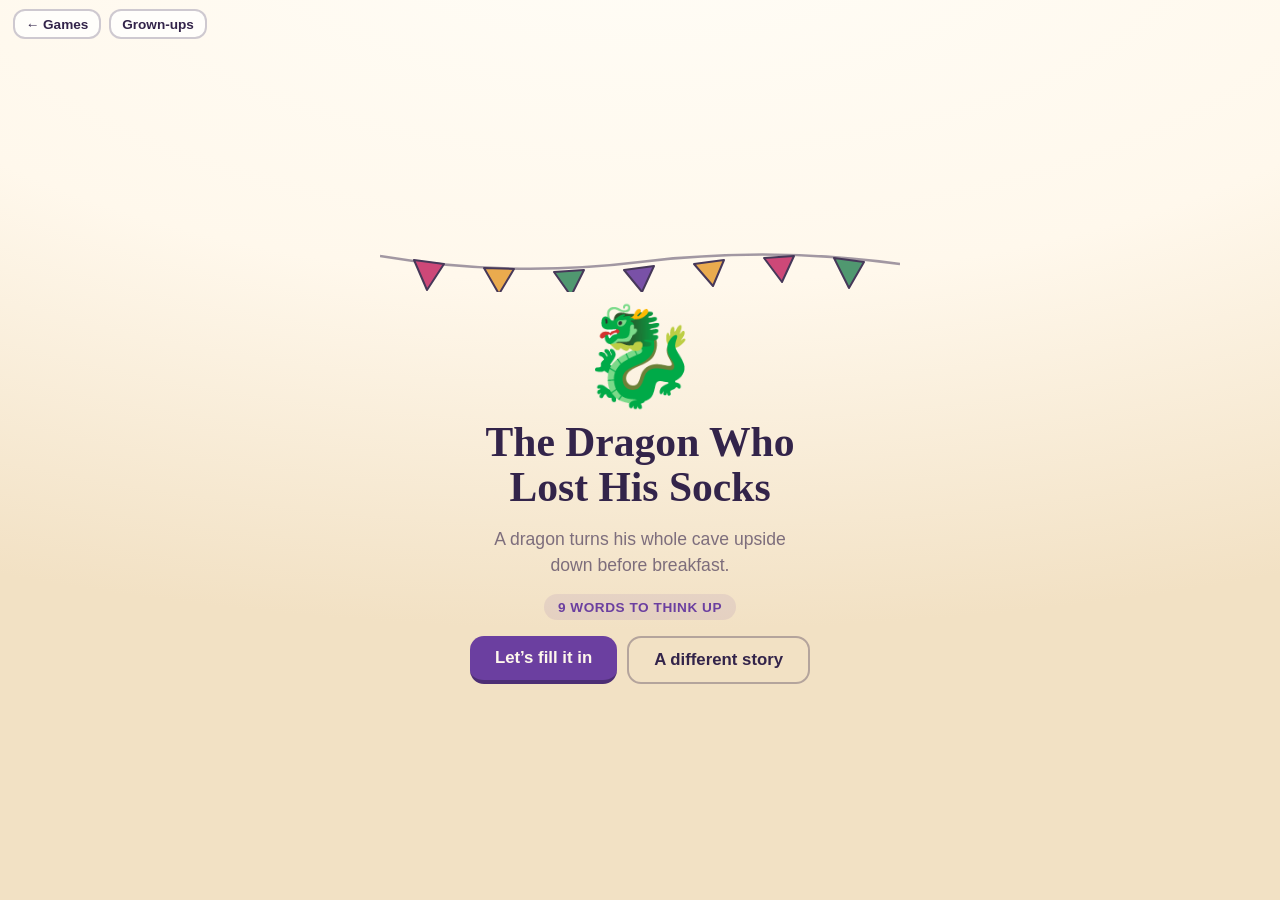
<file: games/silly-stories/index.html>
<!DOCTYPE html>
<html lang="en">
<head>
<meta charset="utf-8">
<meta name="viewport" content="width=device-width, initial-scale=1, maximum-scale=1, user-scalable=no">
<title>Silly Stories</title>
<meta name="description" content="Fill in the missing words, then hear the story read back.">
<link rel="icon" href="data:image/svg+xml,<svg xmlns='http://www.w3.org/2000/svg' viewBox='0 0 100 100'><text y='.9em' font-size='90'>&#128214;</text></svg>">
<script src="../../shared/storage.js"></script>
<script src="../../shared/kit.js"></script>
<script src="../../shared/grownups.js"></script>
<script src="stories.js"></script>

<!-- The stories. Add a line here when you drop a new file in stories/;
     stories.js at the top of that file explains how to write one. -->
<script src="stories/dragon-socks.js"></script>
<script src="stories/breakfast.js"></script>
<script src="stories/pet-show.js"></script>
<script src="stories/space-trip.js"></script>
<script src="stories/school-flood.js"></script>
<script src="stories/underwater-rescue.js"></script>

<link rel="stylesheet" href="../../shared/kit.css">
<style>
  :root{
    --paper:#FFF8EC;
    --paper-deep:#F2E1C4;
    --ink:#33244A;
    --muted:rgba(51,36,74,.62);
    --plum:#6B3FA0;
    --berry:#C8356C;
    --gold:#E8A33D;
    --leaf:#3E8E63;
    --font:'Avenir Next','Futura','Trebuchet MS',Verdana,sans-serif;
    --story:'Iowan Old Style','Palatino Linotype',Palatino,Georgia,serif;

    /* the shared grown-ups panel, in this book's colours */
    --kit-font:var(--font);
    --kit-ink:var(--ink);
    --kit-muted:var(--muted);
    --kit-paper:var(--paper);
    --kit-line:var(--ink);
    --kit-tile:rgba(51,36,74,.06);
    --kit-accent:var(--plum);
    --kit-accent-ink:var(--paper);
    --kit-danger:var(--berry);
    --kit-danger-ink:var(--paper);
    --kit-scrim:rgba(51,36,74,.6);
    --kit-focus:var(--gold);
    --kit-radius:20px;
  }

  *{box-sizing:border-box;-webkit-tap-highlight-color:transparent;}
  [hidden]{display:none !important;}
  html,body{height:100%;margin:0;}
  body{
    font-family:var(--font);
    color:var(--ink);
    background:var(--paper-deep);
    overflow:hidden;
    touch-action:manipulation;
  }

  #app{
    position:relative;height:100dvh;
    display:flex;flex-direction:column;
    background:
      radial-gradient(130% 80% at 50% -10%, #FFFDF7 0%, var(--paper) 52%, var(--paper-deep) 100%);
  }

  /* ---------- shared bits ---------- */
  .btn{
    font-family:var(--font);font-size:1.05rem;font-weight:700;
    color:var(--paper);background:var(--plum);
    border:none;border-bottom:4px solid rgba(0,0,0,.28);
    border-radius:14px;padding:.72em 1.5em;cursor:pointer;
  }
  .btn:active{transform:translateY(2px);border-bottom-width:2px;}
  .btn:disabled{opacity:.35;cursor:default;transform:none;}
  .btn.quiet{
    background:transparent;color:var(--ink);
    border:2px solid rgba(51,36,74,.32);border-bottom-width:2px;
  }
  .btn.danger{background:var(--berry);}
  .btn:focus-visible,.chip:focus-visible,.fill:focus-visible,#word:focus-visible{
    outline:4px solid var(--gold);outline-offset:3px;
  }
  .actions{display:flex;gap:.6rem;flex-wrap:wrap;justify-content:center;}

  /* ---------- top bar ---------- */
  #bar{display:flex;align-items:center;gap:.5rem;padding:.55rem .8rem;flex:none;}
  #bar a,#bar button.nav{
    background:rgba(255,255,255,.72);border:2px solid rgba(51,36,74,.24);
    color:var(--ink);border-radius:12px;padding:.42em .8em;
    font-family:var(--font);font-size:.85rem;font-weight:700;
    text-decoration:none;white-space:nowrap;cursor:pointer;
  }
  #where{
    margin-left:auto;font-size:.8rem;font-weight:700;color:var(--muted);
    white-space:nowrap;overflow:hidden;text-overflow:ellipsis;max-width:52vw;
  }

  /* ---------- screens ---------- */
  .screen{display:none;flex:1;min-height:0;flex-direction:column;}
  #app[data-screen="cover"] #cover,
  #app[data-screen="fill"]  #fill,
  #app[data-screen="read"]  #read{display:flex;}

  /* ---------- cover ---------- */
  #cover{align-items:center;justify-content:center;gap:1rem;padding:.4rem 1rem 1.4rem;text-align:center;}
  #bunting{width:min(520px,94vw);flex:none;opacity:.9;}
  #coverEmoji{font-size:clamp(3.4rem,17vw,6rem);line-height:1;}
  #coverTitle{
    font-family:var(--story);font-size:clamp(1.6rem,7vw,2.6rem);
    margin:0;line-height:1.1;max-width:18ch;
  }
  #coverAbout{margin:0;max-width:30ch;font-size:clamp(.95rem,3.6vw,1.1rem);line-height:1.45;color:var(--muted);}
  #coverCount{
    margin:0;font-size:.85rem;font-weight:800;letter-spacing:.04em;text-transform:uppercase;
    color:var(--plum);background:rgba(107,63,160,.1);
    border-radius:999px;padding:.4em 1em;
  }

  /* ---------- filling in ---------- */
  #fill{align-items:center;justify-content:center;gap:.9rem;padding:.2rem 1rem 1.2rem;overflow:auto;}
  #theme{
    font-family:var(--story);font-size:clamp(.95rem,3.8vw,1.15rem);
    color:var(--muted);text-align:center;max-width:26ch;line-height:1.3;flex:none;
  }
  #cardWrap{
    background:var(--paper);
    border:4px solid var(--ink);border-radius:22px;
    box-shadow:0 6px 0 rgba(51,36,74,.2);
    padding:1rem 1.1rem 1.1rem;
    width:min(94vw,460px);
    display:flex;flex-direction:column;align-items:center;gap:.5rem;
  }
  #askNum{font-size:.78rem;font-weight:800;letter-spacing:.06em;text-transform:uppercase;color:var(--muted);}
  #dots{display:flex;flex-wrap:wrap;justify-content:center;gap:5px;}
  #dots i{width:8px;height:8px;border-radius:50%;background:rgba(51,36,74,.18);}
  #dots i.done{background:var(--leaf);}
  #dots i.now{background:var(--gold);transform:scale(1.4);}
  #ask{
    font-size:clamp(1.3rem,6vw,1.85rem);font-weight:800;
    text-align:center;line-height:1.15;
  }
  #hint{font-size:clamp(.85rem,3.4vw,1rem);color:var(--muted);text-align:center;min-height:1.3em;}
  #wordForm{display:flex;gap:.5rem;width:100%;margin-top:.2rem;}
  #word{
    flex:1;min-width:0;
    font-family:var(--font);font-size:1.25rem;font-weight:700;
    padding:.5em .7em;
    border:3px solid var(--ink);border-radius:14px;
    background:#fff;color:var(--ink);
  }
  #word::placeholder{color:rgba(51,36,74,.32);font-weight:600;}
  #nextBtn{flex:none;}
  #bank{display:flex;flex-wrap:wrap;justify-content:center;gap:6px;margin-top:.2rem;}
  .chip.word{
    font-family:var(--font);font-size:.95rem;font-weight:700;
    background:#fff;color:var(--ink);
    border:2px solid rgba(51,36,74,.28);border-bottom-width:3px;
    border-radius:999px;padding:.35em .8em;cursor:pointer;
  }
  .chip.word:active{transform:translateY(1px);}
  .chip.word.dice{background:rgba(232,163,61,.18);border-color:rgba(232,163,61,.7);}
  .chip.word.taken{background:var(--leaf);color:var(--paper);border-color:var(--leaf);}
  #showBank{
    background:none;border:none;cursor:pointer;
    font-family:var(--font);font-size:.85rem;font-weight:700;
    color:var(--plum);text-decoration:underline;padding:.3em;
  }
  #fillFoot{display:flex;gap:.6rem;align-items:center;flex:none;}

  /* ---------- the finished story ---------- */
  #read{padding:0 1rem 1rem;align-items:center;}
  #readHead{flex:none;text-align:center;padding:.2rem 0 .5rem;}
  #readEmoji{font-size:clamp(1.8rem,7vw,2.4rem);line-height:1;}
  #readTitle{font-family:var(--story);font-size:clamp(1.25rem,5.4vw,1.8rem);margin:.1rem 0 0;line-height:1.15;}
  #story{
    flex:1;min-height:0;overflow:auto;
    width:min(94vw,640px);
    font-family:var(--story);
    font-size:clamp(1.05rem,4.4vw,1.35rem);line-height:1.75;
    padding:.2rem .4rem 1rem;
  }
  #story p{margin:0 0 1em;}
  .sent{border-radius:8px;}
  .sent.now{background:#FBE3B0;box-shadow:0 0 0 4px #FBE3B0;}
  .fill{
    font-family:inherit;font-size:inherit;line-height:inherit;
    background:none;border:none;padding:0 1px;margin:0;cursor:pointer;
    color:var(--berry);font-weight:700;
    border-bottom:2px dotted rgba(200,53,108,.6);
  }
  .fill.changed{animation:pop .5s ease;}
  @keyframes pop{0%{background:#FBE3B0;}100%{background:transparent;}}
  #tapHint{flex:none;margin:0 0 .5rem;font-size:.8rem;color:var(--muted);text-align:center;}
  #readActions{flex:none;padding-bottom:env(safe-area-inset-bottom,0px);}

  /* ---------- celebration overlay ---------- */
  #overlay{
    position:absolute;inset:0;z-index:40;display:none;
    background:rgba(51,36,74,.6);padding:1rem;overflow:auto;
  }
  #overlay.open{display:flex;align-items:center;justify-content:center;}
  .sheet{
    background:var(--paper);border:4px solid var(--ink);border-radius:20px;
    max-width:560px;width:100%;padding:1.2rem 1.3rem 1.3rem;margin:auto;text-align:center;
  }
  .sheet .big{font-size:3.4rem;line-height:1.1;}
  .sheet h2{margin:.2rem 0 .5rem;font-size:1.45rem;}
  .sheet p{margin:.35rem 0;font-size:.95rem;line-height:1.55;}

  @media (max-height:600px){
    #bunting,#coverEmoji,#theme,#readEmoji{display:none;}
    #hint{min-height:0;}
    #ask{font-size:clamp(1.1rem,5vw,1.45rem);}
    #cardWrap{padding:.75rem .9rem .85rem;gap:.35rem;}
  }
  @media (prefers-reduced-motion:reduce){
    *{animation:none !important;transition:none !important;}
  }
</style>
</head>
<body>
<div id="app" data-screen="cover">

  <div id="bar">
    <a href="../../">&#8592; Games</a>
    <button class="nav" id="grownups">Grown-ups</button>
    <span id="where"></span>
  </div>

  <!-- ---------- the cover ---------- -->
  <section class="screen" id="cover">
    <svg id="bunting" viewBox="0 0 520 44" aria-hidden="true">
      <path d="M0 8 Q130 30 260 14 Q390 -2 520 16" fill="none" stroke="#33244A" stroke-width="2.5" opacity=".5"/>
      <g stroke="#33244A" stroke-width="2" stroke-linejoin="round">
        <path d="M34 12 L64 16 L47 42 Z" fill="#C8356C"/>
        <path d="M104 20 L134 21 L119 46 Z" fill="#E8A33D"/>
        <path d="M174 24 L204 22 L191 48 Z" fill="#3E8E63"/>
        <path d="M244 22 L274 18 L262 44 Z" fill="#6B3FA0"/>
        <path d="M314 16 L344 12 L333 38 Z" fill="#E8A33D"/>
        <path d="M384 10 L414 8 L402 34 Z" fill="#C8356C"/>
        <path d="M454 10 L484 14 L469 40 Z" fill="#3E8E63"/>
      </g>
    </svg>
    <div id="coverEmoji">&#128214;</div>
    <h1 id="coverTitle">Silly Stories</h1>
    <p id="coverAbout"></p>
    <p id="coverCount"></p>
    <div class="actions">
      <button class="btn" id="startBtn">Let&rsquo;s fill it in</button>
      <button class="btn quiet" id="otherBtn">A different story</button>
    </div>
  </section>

  <!-- ---------- one word at a time ---------- -->
  <section class="screen" id="fill">
    <div id="theme"></div>
    <div id="cardWrap">
      <div id="askNum"></div>
      <div id="dots"></div>
      <div id="ask"></div>
      <div id="hint"></div>
      <form id="wordForm" autocomplete="off">
        <input id="word" type="text" inputmode="text" autocomplete="off" autocorrect="off"
               autocapitalize="none" spellcheck="false" enterkeyhint="next"
               maxlength="24" placeholder="type a word" aria-label="Your word">
        <button class="btn" id="nextBtn" type="submit">Next</button>
      </form>
      <div id="bank"></div>
      <button id="showBank" type="button">Show me some words</button>
    </div>
    <div id="fillFoot">
      <button class="btn quiet" id="backBtn" type="button">&#8592; Back</button>
      <button class="btn quiet" id="sayAsk" type="button" aria-label="Say the question again">&#128266;</button>
    </div>
  </section>

  <!-- ---------- the finished story ---------- -->
  <section class="screen" id="read">
    <div id="readHead">
      <div id="readEmoji"></div>
      <h1 id="readTitle"></h1>
    </div>
    <div id="story"></div>
    <p id="tapHint">Tap any of <b>your</b> words to change it.</p>
    <div class="actions" id="readActions">
      <button class="btn" id="againBtn" type="button">&#128266; Read it to me</button>
      <button class="btn quiet" id="newBtn" type="button">&#10024; A new story</button>
    </div>
  </section>

  <div id="overlay" aria-hidden="true"></div>
</div>

<script>
(function(){
  "use strict";

  const $ = s => document.querySelector(s);
  const { pick, shuffle, store, say, tone } = Kit;
  const overlay = $("#overlay");

  const KEY = "sillystories:v1";
  const MAX_LEN = 24;
  const REDUCED = window.matchMedia && matchMedia("(prefers-reduced-motion:reduce)").matches;

  let S = null;                 // saved state
  let story = null;             // the story on screen
  let sentences = [];           // the .sent spans, in reading order
  let readToken = 0;            // bumps on every stop, so a stale onend can't carry on
  let editing = false;          // came to the fill screen from a tapped word
  let forceBank = false;        // he asked for the word list on this blank
  let busy = false;
  let pending = [];             // promotions earned this story, shown on the way out
  let sessionStart = Date.now();

  const save = Kit.debounce(() => store.set(KEY, S), 350);

  // The persisted toggles are the source of truth; Kit just mirrors them.
  function applySettings(){
    Kit.sound.enabled = S.sound;
    Kit.speech.enabled = S.voice;
  }

  function freshState(){
    return {
      types:{},              // per word type: {right,wrong,own,help,used,streak,miss,mode}
      rung:1,                // hardest story level he's offered
      rungMode:"auto",       // auto | 1 | 2 | 3
      bankMode:"auto",       // auto | always | ask
      sound:true, voice:true, askVoice:true,
      storiesDone:0, typed:0, helped:0, right:0, wrong:0, own:0,
      hist:[],               // one {typed:share} per finished story
      seconds:0, sessions:0,
      cur:null,              // the story in progress: {id, answers, idx, chips, done}
      last:null              // so the next story isn't the one he just did
    };
  }

  function tstat(key){
    return S.types[key] || (S.types[key] =
      { right:0, wrong:0, own:0, help:0, used:0, streak:0, miss:0, mode:"bank" });
  }

  /* ---------------- sound ---------------- */
  const blip    = () => { tone(680,0.07,0,"triangle",0.11); tone(1020,0.06,0.05,"sine",0.08); };
  const chipTap = () => tone(520,0.06,0,"triangle",0.09);
  const chime   = () => [523,659,784,1046].forEach((f,i) => tone(f,0.26,i*0.1,"sine",0.13));
  const fanfare = () => [523,659,784,1046,1319].forEach((f,i) => tone(f,0.3,i*0.12,"triangle",0.14));

  /* ---------------- picking a story ---------------- */
  function pickStory(){
    const all = Stories.all();
    const pool = all.filter(s => s.level <= S.rung);
    const list = pool.length ? pool : all;
    const fresh = list.filter(s => s.id !== S.last);
    return pick(fresh.length ? fresh : list);
  }

  function screen(name){ $("#app").dataset.screen = name; }

  function showCover(st){
    stopReading();
    story = st;
    $("#coverEmoji").textContent = st.emoji;
    $("#coverTitle").textContent = st.title;
    $("#coverAbout").textContent = st.about;
    $("#coverCount").textContent = st.blanks.length + " words to think up";
    $("#where").textContent = "";
    screen("cover");
    if (S.askVoice) say(st.title + ". " + st.about, 0.95);
  }

  /* ---------------- one blank at a time ---------------- */
  function startStory(){
    S.cur = { id: story.id, answers:{}, idx:0, chips:0, done:false };
    pending = [];
    editing = false;
    showBlank();
    save();
  }

  function bankShown(key){
    if (forceBank || S.bankMode === "always") return true;
    if (S.bankMode === "ask") return false;
    return tstat(key).mode === "bank";
  }

  function renderDots(){
    const dots = $("#dots");
    dots.innerHTML = "";
    story.blanks.forEach((b,i) => {
      const d = document.createElement("i");
      if (i < S.cur.idx || S.cur.answers[i] !== undefined) d.className = "done";
      if (i === S.cur.idx) d.className = "now";
      dots.appendChild(d);
    });
  }

  function renderBank(blank){
    const type = Stories.type(blank.type);
    const bank = $("#bank");
    bank.innerHTML = "";
    const show = bankShown(blank.type);
    bank.hidden = !show;
    $("#showBank").hidden = show;
    if (!show) return;

    const choices = shuffle(type.words).slice(0,6);
    choices.forEach(w => bank.appendChild(chip(w, w, false)));
    bank.appendChild(chip("\u{1F3B2} surprise me", null, true));

    function chip(label, word, dice){
      const b = document.createElement("button");
      b.type = "button";
      b.className = "chip word" + (dice ? " dice" : "");
      b.textContent = label;
      b.addEventListener("click", () => {
        if (busy) return;
        Kit.audio(); chipTap();
        const w = word || pick(type.words);
        $("#word").value = w;
        b.classList.add("taken");
        setTimeout(() => submit(w, true), 300);
      });
      return b;
    }
  }

  function showBlank(announce){
    const b = story.blanks[S.cur.idx];
    forceBank = false;
    $("#theme").textContent = story.emoji + "  " + story.title;
    $("#where").textContent = story.title;
    $("#askNum").textContent = editing
      ? "Change this word"
      : "Word " + (S.cur.idx + 1) + " of " + story.blanks.length;
    renderDots();
    $("#ask").textContent = b.label;
    $("#hint").textContent = b.hint || "";
    $("#nextBtn").textContent = editing ? "Done"
      : (S.cur.idx === story.blanks.length - 1 ? "Finish!" : "Next");
    $("#backBtn").textContent = editing ? "← Never mind"
      : (S.cur.idx === 0 ? "← The cover" : "← Back");

    const input = $("#word");
    input.value = S.cur.answers[b.i] === undefined ? "" : S.cur.answers[b.i];
    input.setAttribute("autocapitalize", b.type === "name" ? "words" : "none");
    renderBank(b);

    screen("fill");
    setTimeout(() => { input.focus(); input.select(); }, 30);
    if (announce !== false) askOutLoud();
  }

  function askOutLoud(){
    if (!S.askVoice) return;
    const b = story.blanks[S.cur.idx];
    say(b.label + ". " + (b.hint || ""), 0.95);
  }

  /* ---------------- what an answer tells us ----------------
     He is never told he got a word wrong — every word he types goes into the
     story exactly as he typed it. This only decides whether the word list
     stays on, and what the grown-ups panel has to say. */
  function record(blank, word, viaChip){
    const t = tstat(blank.type);
    t.used++;
    if (viaChip){
      t.help++; S.helped++; t.streak = 0;
      if (S.cur) S.cur.chips++;
      return;
    }
    S.typed++;
    const verdict = Stories.classify(blank.type, word);
    t[verdict]++; S[verdict]++;

    const free = Stories.type(blank.type).free;
    if (verdict === "right" || (free && verdict === "own")){ t.streak++; t.miss = 0; }
    else if (verdict === "wrong"){ t.streak = 0; t.miss++; }
    // an unknown word is a fine answer and no evidence either way

    if (t.mode === "bank" && t.streak >= 2){
      t.mode = "type";
      pending.push({ kind:"type", type:blank.type });
    } else if (t.mode === "type" && t.miss >= 2){
      t.mode = "bank"; t.miss = 0;
    }
  }

  function submit(text, viaChip){
    if (busy || !S.cur) return;
    const w = String(text || "").replace(/\s+/g," ").trim().slice(0, MAX_LEN);
    if (!w){ $("#word").focus(); return; }
    const blank = story.blanks[S.cur.idx];

    busy = true;
    record(blank, w, viaChip);
    S.cur.answers[blank.i] = w;
    if (!viaChip) blip();
    busy = false;

    if (editing){ editing = false; save(); return backToStory(blank.i); }
    if (S.cur.idx < story.blanks.length - 1){ S.cur.idx++; showBlank(); save(); }
    else finish();
  }

  function goBack(){
    if (editing){ editing = false; return backToStory(-1); }
    if (S.cur.idx === 0) return showCover(story);
    S.cur.idx--;
    showBlank();
    save();
  }

  /* ---------------- the finished story ---------------- */
  function splitSentences(text){
    const out = [], re = /[^.!?]*[.!?]+[)"'”]*\s*/g;
    let m, last = 0;
    while ((m = re.exec(text))){ out.push({ text:m[0], ends:true }); last = re.lastIndex; }
    if (last < text.length) out.push({ text:text.slice(last), ends:false });
    return out;
  }

  function renderStory(){
    const host = $("#story");
    host.innerHTML = "";
    sentences = [];
    $("#readEmoji").textContent = story.emoji;
    $("#readTitle").textContent = story.title;
    $("#where").textContent = "";

    Stories.fill(story, S.cur.answers).forEach(para => {
      const p = document.createElement("p");
      let sent = newSent(p);
      para.forEach(piece => {
        if (piece.text !== undefined){
          splitSentences(piece.text).forEach(chunk => {
            sent.appendChild(document.createTextNode(chunk.text));
            if (chunk.ends) sent = newSent(p);
          });
        } else {
          const b = document.createElement("button");
          b.type = "button";
          b.className = "fill";
          b.dataset.b = piece.blank;
          b.textContent = piece.word;
          b.title = "Change this word";
          b.addEventListener("click", () => editBlank(piece.blank));
          sent.appendChild(b);
        }
      });
      host.appendChild(p);
    });

    sentences = sentences.filter(s => {
      if (s.textContent.trim()) return true;
      s.remove(); return false;
    });
    $("#againBtn").hidden = !Kit.speech.enabled;
    screen("read");
  }

  function newSent(p){
    const s = document.createElement("span");
    s.className = "sent";
    p.appendChild(s);
    sentences.push(s);
    return s;
  }

  function finish(){
    $("#word").blur();
    S.cur.done = true;
    S.storiesDone++;
    const total = story.blanks.length || 1;
    S.hist.push({ typed: (total - (S.cur.chips || 0)) / total });
    if (S.hist.length > 6) S.hist = S.hist.slice(-6);
    considerRung();
    collapseCheers();
    S.last = story.id;
    renderStory();
    chime();
    setTimeout(() => readFrom(0, false), 600);
    save();
  }

  // Several word lists can switch off in one story. That is one piece of good
  // news, not four overlays in a row.
  function collapseCheers(){
    const types = pending.filter(p => p.kind === "type").map(p => p.type);
    pending = pending.filter(p => p.kind !== "type");
    if (types.length) pending.unshift({ kind:"type", types: types });
  }

  function editBlank(i){
    stopReading();
    editing = true;
    S.cur.idx = i;
    showBlank();
  }

  function backToStory(changed){
    renderStory();
    save();
    if (changed < 0) return;
    const el = $("#story").querySelector('[data-b="' + changed + '"]');
    if (el) el.classList.add("changed");
    const sent = el && el.closest(".sent");
    const n = sent ? sentences.indexOf(sent) : -1;
    readFrom(n < 0 ? 0 : n, true);
  }

  /* ---------------- reading it out loud ----------------
     Sentence by sentence: it highlights as it goes, and long stories don't
     get cut off the way one giant utterance does. */
  function stopReading(){
    readToken++;
    Kit.hush();
    sentences.forEach(s => s.classList.remove("now"));
    $("#againBtn").innerHTML = "\u{1F50A} Read it to me";
  }

  function readFrom(start, onlyOne){
    stopReading();
    if (!Kit.speech.enabled || !sentences.length) return;
    const mine = ++readToken;
    $("#againBtn").innerHTML = "⏹ Stop";

    (function step(n){
      if (mine !== readToken) return;
      if (n >= sentences.length || (onlyOne && n > start)){ stopReading(); return; }
      const el = sentences[n];
      sentences.forEach(s => s.classList.remove("now"));
      el.classList.add("now");
      try { el.scrollIntoView({ block:"nearest", behavior: REDUCED ? "auto" : "smooth" }); } catch(e){}

      const text = el.textContent.trim();
      if (!text) return step(n + 1);
      const u = say(text, 0.92, 1.03, {
        onend:   () => { if (mine === readToken) setTimeout(() => step(n + 1), 140); },
        onerror: () => { if (mine === readToken) stopReading(); }
      });
      if (!u) stopReading();
    })(start);
  }

  function toggleRead(){
    Kit.audio();
    if ($("#againBtn").textContent.indexOf("Stop") > -1) stopReading();
    else readFrom(0, false);
  }

  /* ---------------- moving him along ---------------- */
  function considerRung(){
    if (S.rungMode !== "auto") return;
    const last2 = S.hist.slice(-2);
    if (last2.length < 2) return;
    if (S.rung < 3 && last2.every(h => h.typed >= 0.7)){
      S.rung++; S.hist = [];
      pending.push({ kind:"rung", to:S.rung });
    } else if (S.rung > 1 && last2.every(h => h.typed <= 0.34)){
      S.rung--; S.hist = [];
      pending.push({ kind:"rung-down", to:S.rung });
    }
  }

  const RUNG_UP = {
    2: { head:"Longer stories!", body:"You have earned the bigger stories. They have more words to think up, " +
         "and some new kinds — words for <b>more than one thing</b>, and words that end in <b>-ing</b>." },
    3: { head:"The tricky ones!", body:"Now you get the longest stories of all, with <b>-ly words</b> in them. " +
         "Those are the hardest kind, so take your time — and the word list is always one tap away." }
  };

  function celebrate(p){
    let c;
    if (p.kind === "type"){
      const names = p.types.slice(0,3).map(k => Stories.type(k).short);
      const more = p.types.length - names.length;
      let what = names.length === 1 ? names[0]
        : names.slice(0,-1).join(", ") + " and " + names[names.length - 1];
      if (more > 0) what += " (and " + more + " more)";
      c = { emoji:"✨", head:"You thought of those yourself!",
            body:"Two of your own <b>" + what + "</b> in a row, so " +
                 (p.types.length === 1 ? "that word list is" : "those word lists are") + " off for now. " +
                 "Tap <i>Show me some words</i> any time you want one back.",
            voice:"Nice! You do not need the word list for those any more." };
    } else if (p.kind === "rung"){
      const r = RUNG_UP[p.to] || RUNG_UP[2];
      c = { emoji:"\u{1F4DA}", head:r.head, body:r.body, voice:"You unlocked longer stories!" };
    } else {
      c = { emoji:"\u{1F4D6}", head:"Shorter stories for a bit",
            body:"Those last two were a lot of words. Here are some shorter stories again — " +
                 "the long ones come back once these feel easy.",
            voice:"Let us do some shorter stories for a bit." };
    }
    fanfare();
    overlay.innerHTML =
      '<div class="sheet">' +
        '<div class="big">' + c.emoji + "</div>" +
        "<h2>" + c.head + "</h2>" +
        "<p>" + c.body + "</p>" +
        '<div class="actions" style="margin-top:1.2rem">' +
          '<button class="btn" id="goOn">Next story</button>' +
        "</div></div>";
    overlay.classList.add("open");
    say(c.voice, 0.95);
    $("#goOn").focus();
    $("#goOn").onclick = () => {
      overlay.classList.remove("open");
      overlay.innerHTML = "";
      nextStory();
    };
  }

  function nextStory(){
    stopReading();
    if (pending.length) return celebrate(pending.shift());
    S.cur = null;
    save();
    showCover(pickStory());
  }

  /* ---------------- grown-ups ---------------- */
  // Shape and gate live in shared/grownups.js; this only supplies the content.
  const STICKY = {
    verbing: "<b>-ing endings.</b> He gives the plain action word (“jump”) when the story asks for “jumping”. " +
             "That is an ending, not a vocabulary gap — saying the whole sentence out loud with his word in it " +
             "fixes it faster than any explaining.",
    plural:  "<b>One instead of lots.</b> He gives “sock” when the story asks for more than one thing. " +
             "Worth listening for whether it is the <i>s</i> he drops or the idea of more-than-one that slips.",
    adverb:  "<b>-ly words.</b> “Slow” for “slowly”. Adverbs are the last part of speech to land for most kids, " +
             "and six is early for them — this one is fine to leave alone for a year.",
    adjective:"<b>Describing words.</b> He answers with a thing instead (“dog” for a describing word). " +
             "Asking him “what <i>kind</i> of dog?” pulls an adjective out almost every time.",
    verb:    "<b>Action words.</b> He answers with a thing instead of something you do. " +
             "“What is he <i>doing</i>?” usually unsticks it.",
    noun:    "<b>Things.</b> He is answering with actions or describing words here, which normally means he is " +
             "thinking about the story rather than the question — no bad thing."
  };

  function panelConfig(){
    stopReading();
    const judged = S.right + S.wrong;
    const rightPct = judged ? Math.round(S.right / judged * 100) : 0;
    const mins = Math.round((S.seconds + (Date.now() - sessionStart) / 1000) / 60);

    const sections = [];

    sections.push({
      title: "What he is actually being asked",
      html:
        "<p>Each question asks for a <b>kind</b> of word — a describing word, an action word, more than one " +
        "thing — with no sentence in front of him to lean on. Producing one to order is the whole skill, and " +
        "it is a real step up from recognising one in a book.</p>" +
        "<p>His word is checked against ordinary words for that kind, and lands in one of three places: the right " +
        "kind, a real word of a <i>different</i> kind (“jump” for a describing word), or one we simply don’t " +
        "know — a made-up word, a name, something out of his own head. That last one is never held against " +
        "him. <b>He is never told he got a word wrong</b>, and every word he types goes into the story exactly as " +
        "he typed it. The joke is the point; the measuring is for you.</p>"
    });

    // Where he is sticking, named out of his own answers.
    const stuck = Object.keys(S.types)
      .filter(k => STICKY[k] && S.types[k].wrong >= 2 &&
                   S.types[k].wrong / Math.max(1, S.types[k].right + S.types[k].wrong) >= 0.34)
      .sort((a,b) => S.types[b].wrong - S.types[a].wrong)
      .slice(0,2);
    let meaning = "";
    if (judged < 8){
      meaning = '<p class="gu-muted">A few more stories and this will name the exact spots he is sticking on.</p>';
    } else if (stuck.length){
      meaning = stuck.map(k => "<p>" + STICKY[k] + "</p>").join("");
    } else {
      meaning = "<p>Nothing is sticking out right now — the kinds of word he has met are all landing.</p>";
    }
    if (S.own >= 5){
      meaning += "<p>He has also put <b>" + S.own + "</b> words in that aren’t on any list — his own, " +
                 "made up, or borrowed from somewhere. That is the good kind of answer, and it is why the " +
                 "percentage above will never be 100.</p>";
    }
    sections.push({ title: "What the numbers mean for a kid this age", html: meaning });

    // Per type: where he is on the word-list ladder.
    const met = Object.keys(S.types).filter(k => S.types[k].used)
      .sort((a,b) => S.types[b].used - S.types[a].used);
    let rows;
    if (!met.length){
      rows = '<p class="gu-muted">Nothing yet — this fills in as he plays.</p>';
    } else {
      rows = met.map(k => {
        const t = S.types[k], type = Stories.type(k);
        const bits = [];
        if (t.right) bits.push(t.right + " right kind");
        if (t.wrong) bits.push(t.wrong + " other kind");
        if (t.own)   bits.push(t.own + " his own");
        if (t.help)  bits.push(t.help + " from the list");
        const on = bankShown(k);
        return '<div class="gu-row"><span>' + type.short.charAt(0).toUpperCase() + type.short.slice(1) +
               '<small class="gu-hint">' + (bits.join(" · ") || "just started") + "</small></span>" +
               "<b>" + (on ? "word list on" : "typing") + "</b></div>";
      }).join("");
      rows += '<p class="gu-muted">Two of his own right-kind answers in a row turns a word list off; ' +
              "two of the wrong kind turns it back on. Tapping a word off the list never counts against him — " +
              "it just isn’t evidence, so it doesn’t move anything.</p>";
    }
    sections.push({ title: "Kinds of word he has met", html: rows });

    const onOff = [{value:"1",label:"On"},{value:"0",label:"Off"}];

    return {
      title: "How he’s doing",
      intro: "All of this comes from ordinary play — nothing here is a test.",
      stats: [
        { value:S.storiesDone, label:"Stories finished" },
        { value:S.typed, label:"Words he typed" },
        { value:rightPct + "%", label:"Right kind of word" },
        { value:mins, label:"Minutes played" }
      ],
      sections: sections,
      settings: [
        { label:"Word lists", hint:"Auto turns each one off once he can do without it", value:S.bankMode,
          options:[{value:"auto",label:"Auto"},{value:"always",label:"Always"},{value:"ask",label:"Only if he asks"}],
          onPick(v){ S.bankMode = v; save(); } },
        { label:"Story length", hint:"Auto steps up once he types most of the words himself", value:S.rungMode,
          options:[{value:"auto",label:"Auto"},{value:"1",label:"Short"},{value:"2",label:"Longer"},{value:"3",label:"Longest"}],
          onPick(v){ S.rungMode = v; if (v !== "auto") S.rung = +v; S.hist = []; save(); } },
        { label:"Read the story out loud", value:S.voice ? "1" : "0", options:onOff,
          onPick(v){ S.voice = v === "1"; applySettings(); save(); } },
        { label:"Read the questions too", hint:"So he can play before he can read them", value:S.askVoice ? "1" : "0",
          options:onOff, onPick(v){ S.askVoice = v === "1"; save(); } },
        { label:"Sounds", value:S.sound ? "1" : "0", options:onOff,
          onPick(v){ S.sound = v === "1"; applySettings(); save(); } }
      ],
      footer: store.ok ? "" :
        '<p class="gu-muted">Heads up: progress isn’t saving in this window, so these numbers cover today only.</p>',
      closeLabel: "Back to the story",
      onClose(){
        $("#againBtn").hidden = !Kit.speech.enabled;
        if ($("#app").dataset.screen === "fill") setTimeout(() => $("#word").focus(), 30);
      },
      reset: {
        label: "Erase all progress",
        confirm: "Erase his saved progress and start over?",
        run(){
          S = freshState(); S.sessions = 1;
          applySettings(); store.set(KEY, S);
          pending = [];
          showCover(pickStory());
        }
      }
    };
  }

  /* ---------------- wiring ---------------- */
  $("#startBtn").addEventListener("click", () => { Kit.audio(); startStory(); });
  $("#otherBtn").addEventListener("click", () => { Kit.audio(); S.last = story ? story.id : null; showCover(pickStory()); });
  $("#wordForm").addEventListener("submit", e => { e.preventDefault(); Kit.audio(); submit($("#word").value, false); });
  $("#backBtn").addEventListener("click", goBack);
  $("#sayAsk").addEventListener("click", () => { Kit.audio(); askOutLoud(); });
  $("#showBank").addEventListener("click", () => {
    forceBank = true;
    renderBank(story.blanks[S.cur.idx]);
  });
  $("#againBtn").addEventListener("click", toggleRead);
  $("#newBtn").addEventListener("click", () => { Kit.audio(); nextStory(); });
  $("#grownups").addEventListener("click", () => { stopReading(); Grownups.open(panelConfig); });

  document.addEventListener("keydown", e => {
    if (!S || Grownups.isOpen() || overlay.classList.contains("open")) return;
    if (e.key === "Escape" && $("#app").dataset.screen === "fill"){ e.preventDefault(); goBack(); }
    if (e.key === "Escape" && $("#app").dataset.screen === "read") stopReading();
  });

  setInterval(() => { if (S){ S.seconds += 15; save(); } }, 15000);
  window.addEventListener("beforeunload", () => { if (S) store.set(KEY, S); });
  document.addEventListener("visibilitychange", () => { if (document.hidden) stopReading(); });

  /* ---------------- boot ---------------- */
  (async function boot(){
    const saved = await store.get(KEY);
    S = saved && saved.types ? Object.assign(freshState(), saved) : freshState();
    S.sessions = (S.sessions || 0) + 1;
    sessionStart = Date.now();
    applySettings();

    if (!Stories.all().length){
      $("#coverTitle").textContent = "No stories loaded";
      $("#coverAbout").textContent = "The story files in stories/ didn’t load. Check the script tags in index.html.";
      $("#startBtn").disabled = true; $("#otherBtn").disabled = true;
      return;
    }

    let resumed = false;
    if (S.cur && S.cur.id){
      const st = Stories.get(S.cur.id);
      if (st){
        story = st;
        resumed = true;
        if (S.cur.done) renderStory();
        else showBlank(false);
      } else {
        S.cur = null;
      }
    }
    if (!resumed) showCover(pickStory());
    save();
  })();

})();
</script>
</body>
</html>
</file>
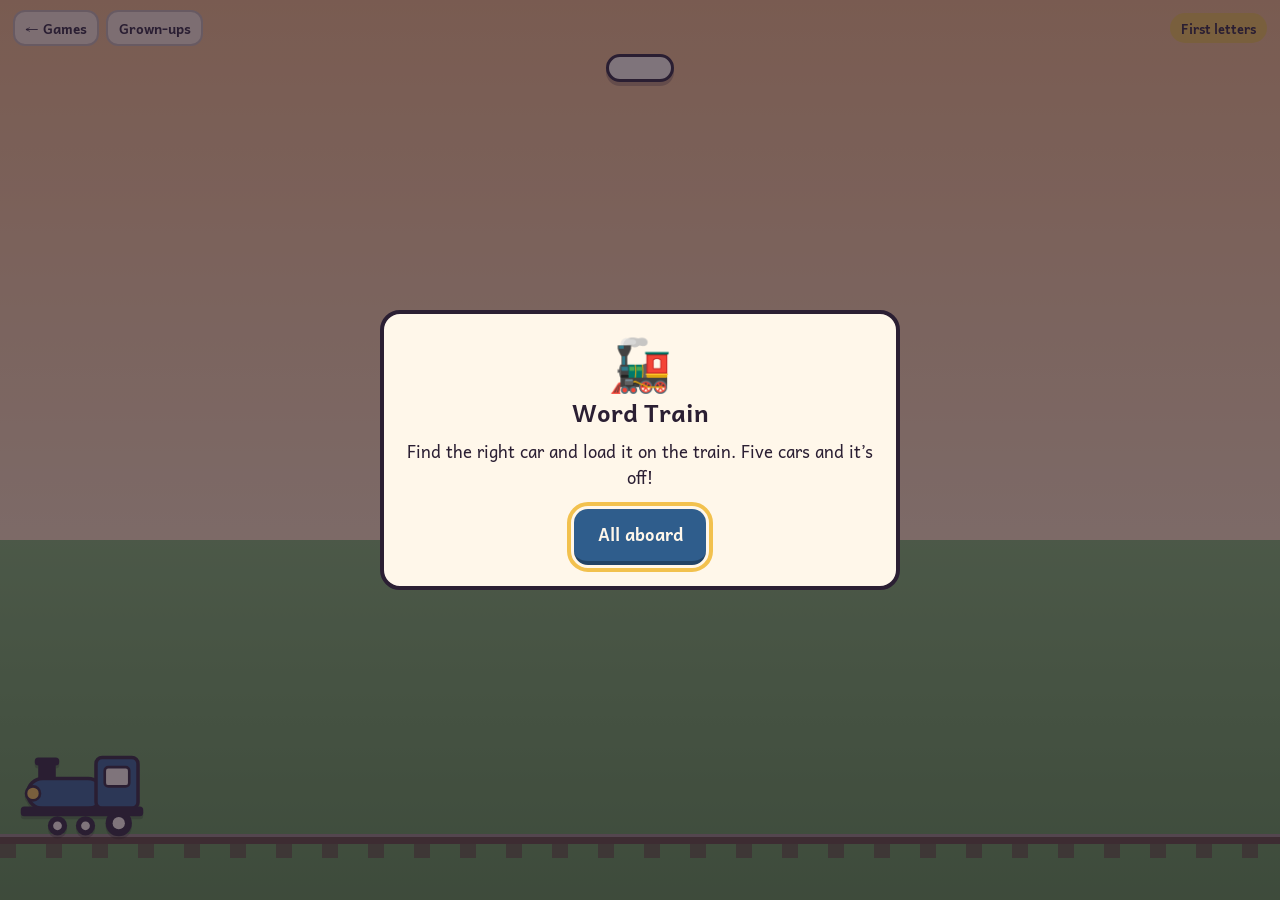
<file: games/word-train/index.html>
<!DOCTYPE html>
<html lang="en">
<head>
<meta charset="utf-8">
<meta name="viewport" content="width=device-width, initial-scale=1, maximum-scale=1, user-scalable=no">
<title>Word Train</title>
<meta name="description" content="Short-vowel reading: hear a word or see a picture, and find the car that matches.">
<link rel="icon" href="data:image/svg+xml,<svg xmlns='http://www.w3.org/2000/svg' viewBox='0 0 100 100'><text y='.9em' font-size='90'>&#128643;</text></svg>">
<script src="../../shared/storage.js"></script>
<script src="../../shared/kit.js"></script>
<script src="../../shared/grownups.js"></script>
<link rel="stylesheet" href="../../shared/kit.css">
<style>
  /* Andika is SIL's typeface for beginning readers: a single-storey "a" and
     "g", the shapes he's taught to write. Falls back cleanly off-line. */
  @import url('https://fonts.googleapis.com/css2?family=Andika:wght@400;700&display=swap');

  :root{
    --sky:#F2B880;
    --sky-deep:#D98F5C;
    --hill:#7FB069;
    --hill-deep:#5C8F4A;
    --signal:#D6402E;
    --engine:#2F5D8C;
    --ink:#2B1F33;
    --cream:#FFF7EA;
    --rail:#5A4033;
    --gold:#F2C14E;
    --font:'Andika','Avenir Next','Trebuchet MS',Verdana,sans-serif;

    /* the shared grown-ups panel, in this game's colours */
    --kit-font:var(--font);
    --kit-ink:var(--ink);
    --kit-muted:rgba(43,31,51,.62);
    --kit-paper:var(--cream);
    --kit-line:var(--ink);
    --kit-tile:rgba(43,31,51,.06);
    --kit-accent:var(--engine);
    --kit-accent-ink:var(--cream);
    --kit-danger:var(--signal);
    --kit-danger-ink:var(--cream);
    --kit-scrim:rgba(43,31,51,.58);
    --kit-focus:var(--gold);
    --kit-radius:18px;
  }

  *{box-sizing:border-box;-webkit-tap-highlight-color:transparent;}
  html,body{height:100%;margin:0;}
  body{
    font-family:var(--font);color:var(--ink);background:var(--hill-deep);
    overflow:hidden;touch-action:manipulation;
  }
  #app{
    position:relative;height:100dvh;width:100%;
    display:flex;flex-direction:column;
    background:linear-gradient(var(--sky) 0%, #FADDB8 60%, var(--hill) 60%, var(--hill-deep) 100%);
  }

  /* grownups.js emits `btn`, `btn quiet ghost` and `btn danger`. */
  .btn{
    font-family:var(--font);font-size:1.05rem;font-weight:700;
    color:var(--cream);background:var(--engine);
    border:none;border-bottom:4px solid rgba(0,0,0,.28);
    border-radius:14px;padding:.75em 1.4em;cursor:pointer;
  }
  .btn:active{transform:translateY(2px);border-bottom-width:2px;}
  .btn.quiet,.btn.ghost{
    background:transparent;color:var(--ink);
    border:2px solid rgba(43,31,51,.35);border-bottom-width:2px;
  }
  .btn.danger{background:var(--signal);color:var(--cream);}
  .btn:focus-visible,.car:focus-visible,#prompt:focus-visible{outline:4px solid var(--gold);outline-offset:3px;}

  /* ---------- top bar ---------- */
  #bar{display:flex;align-items:center;gap:.45rem;padding:.6rem .8rem .2rem;flex:none;}
  #bar a,#bar button.chip{
    background:rgba(255,255,255,.65);border:2px solid rgba(43,31,51,.25);
    color:var(--ink);border-radius:12px;padding:.4em .75em;
    font-family:var(--font);font-size:.85rem;font-weight:700;
    text-decoration:none;white-space:nowrap;cursor:pointer;
  }
  #stageChip{
    margin-left:auto;background:var(--gold);border-radius:999px;
    padding:.32em .85em;font-size:.8rem;font-weight:700;white-space:nowrap;
  }

  /* ---------- prompt ---------- */
  #prompt{
    flex:none;margin:.3rem auto 0;
    background:var(--cream);border:3px solid var(--ink);border-radius:18px;
    padding:.45em 1.1em;max-width:94vw;
    font-size:clamp(1.05rem,4vw,1.5rem);font-weight:700;
    display:flex;align-items:center;gap:.6rem;
    cursor:pointer;box-shadow:0 4px 0 rgba(43,31,51,.28);
  }
  #promptBig{font-size:clamp(2.2rem,8vw,3.4rem);line-height:1;color:var(--signal);letter-spacing:.04em;}
  #promptBig.pic{letter-spacing:0;}
  #speaker{width:1.6em;height:1.6em;flex:none;color:var(--signal);display:none;}
  #prompt.hear #speaker{display:block;}
  #prompt.hear #promptBig{display:none;}

  /* ---------- cars ---------- */
  #yard{
    flex:1;min-height:0;
    display:flex;align-items:center;justify-content:center;align-content:center;
    gap:clamp(10px,3vw,26px);
    padding:.4rem clamp(8px,3vw,24px);
    flex-wrap:wrap;
  }
  .car{
    background:none;border:none;padding:0;cursor:pointer;
    display:flex;flex-direction:column;align-items:center;
    transition:transform .18s ease;font-family:var(--font);
  }
  .car .body{
    width:clamp(116px,27vw,200px);height:clamp(84px,19vw,140px);
    border-radius:16px 16px 8px 8px;border:4px solid var(--ink);
    display:flex;align-items:center;justify-content:center;position:relative;
    box-shadow:inset 0 -10px 0 rgba(0,0,0,.14);
  }
  .car .body::after{
    content:"";position:absolute;left:9%;right:9%;top:11%;bottom:14%;
    border-radius:8px;background:var(--cream);
    box-shadow:inset 0 0 0 3px rgba(43,31,51,.22);
  }
  .car .face{
    position:relative;z-index:2;line-height:1;color:var(--ink);user-select:none;
    font-size:clamp(1.9rem,6.6vw,3.4rem);font-weight:700;letter-spacing:.03em;
    margin-top:-4%;
  }
  .car .face.pic{font-size:clamp(2.4rem,8.5vw,4.4rem);letter-spacing:0;}
  .car .wheels{display:flex;gap:clamp(34px,9vw,70px);margin-top:-6px;}
  .car .wheels i{
    width:clamp(22px,5.5vw,34px);height:clamp(22px,5.5vw,34px);border-radius:50%;
    background:var(--ink);box-shadow:inset 0 0 0 4px var(--cream), inset 0 0 0 6px var(--ink);display:block;
  }
  .car.nudge{animation:nudge .45s ease;}
  .car.tried .body{filter:saturate(.35) brightness(1.05);}
  .car.hint .body{animation:hint 1s ease infinite;}
  .car.leaving{animation:leave .5s cubic-bezier(.4,0,.2,1) forwards;}
  .car.fading{opacity:0;transform:scale(.9);transition:opacity .3s, transform .3s;}
  @keyframes nudge{
    0%,100%{transform:translateX(0) rotate(0);}
    25%{transform:translateX(-9px) rotate(-3deg);}
    60%{transform:translateX(9px) rotate(3deg);}
  }
  @keyframes hint{
    0%,100%{box-shadow:inset 0 -10px 0 rgba(0,0,0,.14), 0 0 0 0 rgba(255,255,255,.9);}
    50%{box-shadow:inset 0 -10px 0 rgba(0,0,0,.14), 0 0 0 12px rgba(255,255,255,.55);}
  }
  @keyframes leave{to{transform:translate(-46vw,22vh) scale(.36);opacity:0;}}

  /* ---------- track ---------- */
  #track{position:relative;height:clamp(96px,18vh,150px);flex:none;}
  #rail{
    position:absolute;left:0;right:0;top:56%;height:10px;background:var(--rail);
    border-top:3px solid rgba(255,255,255,.35);
  }
  #ties{
    position:absolute;left:0;right:0;top:calc(56% + 10px);height:14px;
    background:repeating-linear-gradient(90deg, var(--rail) 0 16px, transparent 16px 46px);opacity:.65;
  }
  #train{
    position:absolute;left:12px;bottom:calc(44% - 4px);
    display:flex;align-items:flex-end;gap:5px;
    transition:transform .45s cubic-bezier(.34,1.3,.64,1);
  }
  #train.departing{transition:transform 2.2s cubic-bezier(.5,0,.9,.4);transform:translateX(-140vw);}
  #engine{width:clamp(96px,22vw,140px);height:auto;filter:drop-shadow(0 3px 0 rgba(0,0,0,.2));}
  .minicar{
    width:clamp(46px,10.5vw,72px);
    display:flex;flex-direction:column;align-items:center;animation:couple .4s ease;
  }
  .minicar .mbody{
    width:100%;aspect-ratio:1/.72;border-radius:7px 7px 3px 3px;border:3px solid var(--ink);
    display:flex;align-items:center;justify-content:center;
  }
  .minicar .mbody span{
    background:var(--cream);border-radius:4px;padding:0 3px;
    font-weight:700;font-size:clamp(.72rem,2.3vw,1.05rem);line-height:1.25;color:var(--ink);
  }
  .minicar .mwheels{display:flex;gap:clamp(14px,3.4vw,24px);margin-top:-3px;}
  .minicar .mwheels i{width:11px;height:11px;border-radius:50%;background:var(--ink);box-shadow:inset 0 0 0 2px var(--cream);}
  @keyframes couple{from{transform:translateX(40px) scale(.8);opacity:0;} to{transform:none;opacity:1;}}

  .smoke{animation:puff 2.4s linear infinite;transform-origin:center;}
  .smoke:nth-of-type(2){animation-delay:.8s;}
  .smoke:nth-of-type(3){animation-delay:1.6s;}
  @keyframes puff{
    0%{opacity:0;transform:translate(0,0) scale(.4);}
    25%{opacity:.85;}
    100%{opacity:0;transform:translate(-26px,-40px) scale(1.5);}
  }

  /* ---------- promotion overlay ---------- */
  #overlay{
    position:absolute;inset:0;z-index:40;display:none;
    background:rgba(43,31,51,.6);padding:1rem;overflow:auto;
  }
  #overlay.open{display:flex;align-items:center;justify-content:center;}
  .sheet{
    background:var(--cream);border:4px solid var(--ink);border-radius:20px;
    max-width:520px;width:100%;padding:1.2rem 1.3rem 1.3rem;
    max-height:92dvh;overflow:auto;margin:auto;text-align:center;
  }
  .sheet h2{margin:.2rem 0 .5rem;font-size:1.5rem;}
  .sheet p{margin:.35rem 0;font-size:1.05rem;line-height:1.55;}
  .sheet .big{font-size:3.2rem;line-height:1.1;}
  .sheet .eg{font-size:1.6rem;font-weight:700;letter-spacing:.04em;color:var(--signal);margin:.5rem 0;}
  .sheet .actions{display:flex;gap:.6rem;justify-content:center;margin-top:1.1rem;}

  /* Capitals are display-only: the words stay lowercase underneath, so the
     voice, the saved progress and the word lists don't change. */
  #app.caps #promptBig,#app.caps .car .face,#app.caps .minicar .mbody span,
  #app.caps .sheet .eg{text-transform:uppercase;}
  #app.caps .car .face:not(.pic){letter-spacing:.01em;font-size:clamp(1.6rem,5.6vw,3rem);}

  .words{display:flex;flex-wrap:wrap;gap:6px;}
  .words span{background:rgba(43,31,51,.07);border-radius:8px;padding:2px 9px;font-weight:700;font-size:1.05rem;}

  @media (prefers-reduced-motion:reduce){
    *{animation:none !important;transition:none !important;}
  }
</style>
</head>
<body>
<div id="app">

  <div id="bar">
    <a href="../../">&#8592; Games</a>
    <button class="chip" id="grownups">Grown-ups</button>
    <span id="stageChip"></span>
  </div>

  <div id="prompt" role="button" tabindex="0" aria-live="polite">
    <svg id="speaker" viewBox="0 0 24 24" fill="currentColor" aria-hidden="true">
      <path d="M4 9v6h4l5 4V5L8 9H4zm12.5 3a4 4 0 0 0-2-3.5v7a4 4 0 0 0 2-3.5zM14.5 3.2v2.1A6.8 6.8 0 0 1 14.5 20.8v2.1a8.8 8.8 0 0 0 0-19.7z"/>
    </svg>
    <span id="promptText"></span>
    <span id="promptBig"></span>
  </div>

  <div id="yard"></div>

  <div id="track">
    <div id="rail"></div>
    <div id="ties"></div>
    <div id="train"></div>
  </div>

  <div id="overlay" aria-hidden="true"></div>
</div>

<script>
(function(){
  "use strict";

  const $ = s => document.querySelector(s);
  const { pick, shuffle, store, tone } = Kit;
  const yard = $("#yard"), train = $("#train");

  const KEY = "wordtrain:v1";
  const TRAIN_LEN = 5;

  /* ---------------- the words ----------------
     Every word has one vowel making its short sound. Three letters for stages
     1–4; four letters (a blend, a double letter, or sh/ch/th/ck/ng) for 5–6.
     Left out on purpose: x-endings bar a few classics, r after the vowel
     (car, her), w/y after the vowel (saw, day), soft c/g, and a, o in words
     like "ball" or "son" where the vowel isn't the short sound.

     The picture is optional. A word with one can be the answer on any kind of
     question; without one it's only ever a written word on a car — which is
     still most of the reading. Emoji are kept to ones every device has drawn
     for years, and to ones he'd name the same way we do. */
  const PICS = {
    cat:"🐱", cap:"🧢", can:"🥫", bat:"🦇", hat:"🎩", rat:"🐀", map:"🗺️", van:"🚐",
    man:"👨", pan:"🍳", bag:"👜", tag:"🏷️", sad:"😢", mad:"😠", ram:"🐏", cab:"🚕",
    bed:"🛏️", pen:"🖊️", hen:"🐔", ten:"🔟", net:"🥅", web:"🕸️", leg:"🦵",
    pig:"🐷", pin:"📌", bin:"🗑️", lip:"👄", kid:"🧒", six:"6️⃣",
    dog:"🐶", log:"🪵", fox:"🦊", box:"📦", hot:"🥵",
    bus:"🚌", sun:"☀️", cup:"🥤", bug:"🐛", mug:"☕", nut:"🥜", hut:"🛖", tub:"🛁", run:"🏃", hug:"🫂",
    frog:"🐸", flag:"🚩", crab:"🦀", drum:"🥁", swim:"🏊", sled:"🛷", hand:"✋", tent:"⛺",
    vest:"🦺", milk:"🥛", gift:"🎁", mask:"🎭", ship:"🚢", fish:"🐟", duck:"🦆", sock:"🧦",
    rock:"🪨", lock:"🔒", bell:"🔔", kiss:"💋", ring:"💍", stop:"🛑", plug:"🔌"
  };
  const WORDS3 = (
    "bad bag bat cab can cap cat dad fan fat gas had ham hat jam lab lap mad man map mat nap pan pat " +
    "rag ram ran rat sad sat tag tan tap van wag yak zap jab " +
    "bed beg bet den fed get hen jet leg let men met net peg pen pet red set ten vet web wet yes yet " +
    "big bib bin bit dig dim dip fig fin fit hid him hip hit kid kit lid lip lit pig pin pit rib rid " +
    "rim rip sip sit six tin tip wig win zip " +
    "bog cob cod cot dog dot fog got hog hop hot jog log lot mob mom mop nod not pod pop pot rob rod " +
    "rot sob top fox box " +
    "bud bug bun bus cub cup cut dug fun gum hug hum hut jug mud mug nut pup rub rug run sub sum sun tub tug yum"
  ).split(" ");
  const WORDS4 = (
    "flag flap flat flip slip slap clap clip trip drip ship shop chip chop chin shin thin then this that with " +
    "fish dish wish sock sick sack lock lick lack luck duck dock deck neck peck pick pack back rock rack kick " +
    "kiss miss hiss mess less bell belt melt felt bill hill fill will well tell sell doll dull hand band sand " +
    "land lend send bend mend tent bent dent rent sent went test best nest rest vest west pest milk silk gift " +
    "lift sift mask task desk disk frog drum crab grab crib swim slim sled shed step stop spot spit skip skin spin spun " +
    "plug plum slug snug hunt hint mint tint pink sink link wink ring sing king wing rang sang bang hang hung " +
    "lung jump bump lamp camp damp ramp"
  ).split(" ");
  const ALL_WORDS = WORDS3.concat(WORDS4);

  const isVowel = ch => "aeiou".includes(ch);

  /* ---------------- stages ----------------
     The ladder is how close the other cars are to the right word — that's
     what decides how much of the word he has to actually read. */
  const STAGES = {
    1:{ len:3, name:"first letters",   chip:"First letters" },
    2:{ len:3, name:"same start",      chip:"Read to the end" },
    3:{ len:3, name:"middle sound",    chip:"The middle sound" },
    4:{ len:3, name:"any letter",      chip:"Every letter" },
    5:{ len:4, name:"longer words",    chip:"Longer words" },
    6:{ len:4, name:"long and close",  chip:"Long and close" }
  };
  const TOP_STAGE = 6;

  /* Which positions differ between two same-length words. */
  function diffs(a, b){
    const p = [];
    for (let i = 0; i < a.length; i++) if (a[i] !== b[i]) p.push(i);
    return p;
  }

  /* For each stage, an ordered list of what makes a good distractor. The first
     rule is the stage's real job; the rest are fallbacks for words that don't
     have enough close neighbours (most often on picture questions, where the
     other cars need a picture too). */
  const DIFF_START = (t,p) => p.includes(0);
  const SAME_START = (t,p) => p.length && !p.includes(0);
  const ONLY_END   = (t,p) => p.length === 1 && p[0] === t.length - 1;
  const SAME_START_NEW_END = (t,p) => !p.includes(0) && p.includes(t.length - 1);
  const ONLY_VOWEL = (t,p) => p.length === 1 && isVowel(t[p[0]]);
  const ONE_OFF    = (t,p) => p.length === 1;
  const RULES = {
    1:[DIFF_START],
    2:[ONLY_END, SAME_START_NEW_END, SAME_START, DIFF_START],
    3:[ONLY_VOWEL, ONE_OFF, SAME_START, DIFF_START],
    4:[ONE_OFF, SAME_START, DIFF_START],
    5:[DIFF_START],
    6:[ONE_OFF, SAME_START, DIFF_START]
  };
  // Stages where every car starts with a different letter, so the first
  // letter alone is enough — the on-ramp before each word length.
  const firstLetterStage = st => st === 1 || st === 5;

  function pickDistractors(target, pool, stage, n){
    const chosen = [], firsts = new Set([target[0]]);
    const cands = shuffle(pool.filter(w => w !== target && w.length === target.length))
      .map(w => ({ w, p: diffs(target, w) }));
    for (const rule of RULES[stage]){
      // On the mixed stages, spread the changed letter around so no single
      // position is a reliable shortcut.
      const usedPos = new Set();
      let fits = cands.filter(c => rule(target, c.p) && !chosen.includes(c.w));
      if (rule === ONE_OFF){
        const spread = [];
        while (fits.length){
          const i = Math.max(0, fits.findIndex(c => !usedPos.has(c.p[0])));
          usedPos.add(fits[i].p[0]);
          spread.push(fits.splice(i, 1)[0]);
        }
        fits = spread;
      }
      for (const c of fits){
        if (chosen.length >= n) return chosen;
        if (firstLetterStage(stage) && firsts.has(c.w[0])) continue;
        firsts.add(c.w[0]);
        chosen.push(c.w);
      }
    }
    // Last resort: anything of the right length.
    for (const c of cands){
      if (chosen.length >= n) break;
      if (!chosen.includes(c.w)) chosen.push(c.w);
    }
    return chosen;
  }

  // How many cars this word can fill without falling back to a different
  // first letter — used to steer toward answers that exercise the stage.
  function closeCount(target, pool, stage){
    if (firstLetterStage(stage)){
      return new Set(pool.filter(w => w.length === target.length && w[0] !== target[0]).map(w => w[0])).size;
    }
    const rules = RULES[stage].filter(r => r !== DIFF_START);
    return pool.filter(w => w !== target && w.length === target.length &&
      rules.some(r => r(target, diffs(target, w)))).length;
  }

  /* ---------------- kinds of question ----------------
     hear: the word is spoken, the cars are written words.
     read: the word is written, the cars are pictures.
     see:  a picture, and the cars are written words.
     Only hear says the answer out loud, so read and see stay reading. */
  const TYPES = {
    hear:{ label:"Hear it",  carsArePics:false, needsPic:false },
    read:{ label:"Read it",  carsArePics:true,  needsPic:true  },
    see: { label:"Picture",  carsArePics:false, needsPic:true  }
  };

  const CAR_COLORS = ["#D6402E","#E8A33D","#3E7CB1","#8A6BA8","#4FA36B","#D98BA0"];

  /* ---------------- state ---------------- */
  let S = null;        // everything that persists
  let R = null;        // the round in progress
  let locked = false;
  let sessionStart = Date.now();

  const persist = Kit.debounce(() => store.set(KEY, S), 350);

  function applySettings(){
    Kit.sound.enabled = S.sound;
    Kit.speech.enabled = S.voice;
    $("#app").classList.toggle("caps", S.caps);
  }

  function freshState(){
    return {
      stage:1, stageMode:"auto",
      hist:[],                         // the evidence window, cleared on each move
      typeMode:"mix", cars:3,
      words:{},                        // word -> {right, wrong, streak}
      types:{ hear:{right:0,wrong:0}, read:{right:0,wrong:0}, see:{right:0,wrong:0} },
      // What a wrong pick had in common with the answer — where his eyes stopped.
      misses:{ start:0, end:0, middle:0 },
      rounds:0, cleanRounds:0, trains:0,
      recent:[], cargo:[],
      caps:false,                      // show every word in capitals
      sound:true, voice:true,
      seconds:0, sessions:0,
      round:null
    };
  }

  /* ---------------- speech & sound ---------------- */
  // A lone word reads more reliably with a full stop, and a touch slow.
  const sayWord = (w, after) => Kit.say(w + ".", 0.72, 1.05, after ? { onend: after } : undefined);
  const say = (text, rate) => Kit.say(text, rate || 0.9, 1.05);

  const chime   = () => { tone(523,0.16,0); tone(659,0.16,0.12); tone(784,0.3,0.24); };
  const whistle = () => { tone(392,0.5,0,"sawtooth",0.12); tone(587,0.7,0.08,"sawtooth",0.12); };
  const clunk   = () => tone(180,0.12,0,"square",0.1);
  const fanfare = () => [392,523,659,784,1046].forEach((f,i) => tone(f, 0.3, i*0.12, "triangle", 0.15));

  /* ---------------- building a round ---------------- */
  function availableTypes(){
    // Hearing it needs the voice; without it, fall back to the reading kinds.
    const ok = Object.keys(TYPES).filter(t => t !== "hear" || S.voice);
    if (S.typeMode !== "mix" && ok.includes(S.typeMode)) return [S.typeMode];
    return ok;
  }

  function chooseType(){
    const ok = availableTypes();
    if (ok.length === 1) return ok[0];
    // Mix them, but never the same kind three times running.
    const last2 = S.hist.slice(-2).map(h => h.type);
    const fresh = ok.filter(t => !(last2.length === 2 && last2[0] === t && last2[1] === t));
    return pick(fresh);
  }

  function chooseTarget(type, len, stage, n){
    const T = TYPES[type];
    const pool = (T.needsPic ? Object.keys(PICS) : ALL_WORDS).filter(w => w.length === len);
    const carPool = (T.carsArePics ? Object.keys(PICS) : ALL_WORDS);
    let fits = pool.filter(w => !S.recent.includes(w));
    if (!fits.length) fits = pool;
    // Prefer words that have enough close neighbours to make this stage's point.
    const strong = fits.filter(w => closeCount(w, carPool, stage) >= n - 1);
    if (strong.length >= 3) fits = strong;
    // Lean toward words he's missed or hasn't met, away from ones he's solid on.
    const bag = [];
    fits.forEach(w => {
      const d = S.words[w];
      const weight = !d ? 3 : Math.max(1, 3 + d.wrong - Math.min(d.streak, 3));
      for (let i = 0; i < weight; i++) bag.push(w);
    });
    return pick(bag);
  }

  function makeRound(){
    const stage = S.stage, len = STAGES[stage].len, n = S.cars;
    const type = chooseType();
    const target = chooseTarget(type, len, stage, n);
    const carPool = TYPES[type].carsArePics ? Object.keys(PICS) : ALL_WORDS;
    const others = pickDistractors(target, carPool, stage, n - 1);
    return { type, target, options: shuffle(others.concat(target)), misses:0, tried:[] };
  }

  /* ---------------- drawing ---------------- */
  const ENGINE_SVG = `
  <svg id="engine" viewBox="0 0 160 112" xmlns="http://www.w3.org/2000/svg" aria-label="Locomotive">
    <circle class="smoke" cx="40" cy="22" r="7" fill="#ffffff" opacity="0"/>
    <circle class="smoke" cx="40" cy="22" r="6" fill="#ffffff" opacity="0"/>
    <circle class="smoke" cx="40" cy="22" r="8" fill="#ffffff" opacity="0"/>
    <rect x="30" y="24" width="20" height="24" rx="3" fill="#2B1F33"/>
    <rect x="26" y="20" width="28" height="9" rx="4" fill="#2B1F33"/>
    <rect x="18" y="44" width="86" height="34" rx="17" fill="#2F5D8C" stroke="#2B1F33" stroke-width="4"/>
    <circle cx="24" cy="61" r="8" fill="#F2C14E" stroke="#2B1F33" stroke-width="3"/>
    <rect x="96" y="20" width="48" height="58" rx="7" fill="#2F5D8C" stroke="#2B1F33" stroke-width="4"/>
    <rect x="106" y="31" width="28" height="22" rx="4" fill="#FFF7EA" stroke="#2B1F33" stroke-width="3"/>
    <rect x="10" y="76" width="140" height="11" rx="4" fill="#2B1F33"/>
    <circle cx="122" cy="95" r="15" fill="#2B1F33"/><circle cx="122" cy="95" r="7" fill="#FFF7EA"/>
    <circle cx="52" cy="98" r="11" fill="#2B1F33"/><circle cx="52" cy="98" r="5" fill="#FFF7EA"/>
    <circle cx="84" cy="98" r="11" fill="#2B1F33"/><circle cx="84" cy="98" r="5" fill="#FFF7EA"/>
  </svg>`;

  function carEl(word, idx, asPic){
    const b = document.createElement("button");
    b.className = "car";
    b.type = "button";
    b.dataset.word = word;
    b.setAttribute("aria-label", asPic ? "Picture" : word);
    b.innerHTML =
      `<div class="body" style="background:${CAR_COLORS[idx % CAR_COLORS.length]}">
         <span class="face${asPic ? " pic" : ""}">${asPic ? PICS[word] : word}</span>
       </div>
       <div class="wheels"><i></i><i></i></div>`;
    return b;
  }

  // The train always carries the written word — one more look at it.
  function miniCar(word, idx){
    const d = document.createElement("div");
    d.className = "minicar";
    d.innerHTML =
      `<div class="mbody" style="background:${CAR_COLORS[idx % CAR_COLORS.length]}"><span>${word}</span></div>
       <div class="mwheels"><i></i><i></i></div>`;
    return d;
  }

  function renderTrain(){
    train.innerHTML = ENGINE_SVG;
    S.cargo.forEach((w,i) => train.appendChild(miniCar(w,i)));
  }

  function renderStage(){ $("#stageChip").textContent = STAGES[S.stage].chip; }

  const PROMPTS = {
    hear:["Which car says this?","Find the word you hear","Listen, then find it"],
    read:["Find the picture for","Which picture is","Load the picture for"],
    see: ["Find the word for","Which car says","Load the word for"]
  };

  function drawPrompt(){
    const p = $("#prompt"), big = $("#promptBig");
    p.className = R.type;
    $("#promptText").textContent = PROMPTS[R.type][R.promptIx || 0];
    big.className = R.type === "see" ? "pic" : "";
    big.textContent = R.type === "read" ? R.target : R.type === "see" ? PICS[R.target] : "";
    p.setAttribute("aria-label", R.type === "hear" ? "Hear the word again" : "");
  }

  function drawYard(){
    yard.innerHTML = "";
    const pics = TYPES[R.type].carsArePics;
    R.options.forEach((w,i) => {
      const c = carEl(w, i, pics);
      if (R.tried.includes(w)) c.classList.add("tried");
      c.addEventListener("click", () => { Kit.audio(); onPick(c, w); });
      yard.appendChild(c);
    });
    if (R.misses >= 2) hintCar();
  }

  function startRound(announce){
    locked = false;
    if (R.promptIx === undefined) R.promptIx = Math.floor(Math.random() * 3);
    drawPrompt();
    drawYard();
    if (announce !== false) setTimeout(announceRound, 260);
    S.round = R; persist();
  }

  function announceRound(){
    if (!R) return;
    if (R.type === "hear") sayWord(R.target);
    else if (R.type === "read") say("Read the word. Find its picture.");
    else say("What's this picture? Find its word.");
  }

  function hintCar(){
    const right = [...yard.children].find(c => c.dataset.word === R.target);
    if (right) right.classList.add("hint");
  }

  /* ---------------- answering ---------------- */
  function wordStats(w){ return S.words[w] || (S.words[w] = { right:0, wrong:0, streak:0 }); }

  // Where the wrong pick first parted from the answer. "end" or "middle" means
  // he got the start right and stopped reading — the thing this game is about.
  function missKind(target, picked){
    if (picked.length !== target.length) return "start";
    const p = diffs(target, picked);
    if (p.includes(0)) return "start";
    return p.every(i => isVowel(target[i])) ? "middle" : "end";
  }

  function onPick(el, word){
    if (locked || !R || R.tried.includes(word)) return;
    const d = wordStats(R.target);

    if (word === R.target){
      locked = true;
      const clean = R.misses === 0;
      d.right++; if (clean) d.streak++;
      S.types[R.type].right++;
      S.rounds++; if (clean) S.cleanRounds++;
      record(clean);
      chime();
      say(R.target + "! " + pick(["Yes!", "You got it!", "That's it!", "Nice reading!"]), 0.85);

      [...yard.children].forEach(c => { if (c !== el) c.classList.add("fading"); });
      el.classList.add("leaving");
      S.recent = S.recent.concat(R.target).slice(-8);
      S.round = null;

      setTimeout(() => {
        S.cargo.push(R.target);
        renderTrain();
        persist();
        if (S.cargo.length >= TRAIN_LEN) depart();
        else setTimeout(finishRound, 600);
      }, 430);
      return;
    }

    R.misses++;
    R.tried.push(word);
    if (R.misses === 1){ d.wrong++; d.streak = 0; S.types[R.type].wrong++; }
    S.misses[missKind(R.target, word)]++;
    clunk();
    el.classList.remove("nudge"); void el.offsetWidth; el.classList.add("nudge", "tried");

    // Name what he picked, so he can hear how it differs. Only the hear kind
    // ever says the answer — until the second miss, when we show him.
    const picked = TYPES[R.type].carsArePics ? "That's " + article(word) + " " + word + "." : "That one says " + word + ".";
    if (R.misses >= 2){
      hintCar();
      say(picked + " This one is " + R.target + ".", 0.85);
    } else if (R.type === "hear"){
      say(picked + " Find " + R.target + ".", 0.85);
    } else {
      say(picked + " Try again.", 0.85);
    }
    S.round = R; persist();
  }

  const article = w => (isVowel(w[0]) ? "an" : "a");

  function record(clean){
    S.hist.push({ stage:S.stage, type:R.type, clean });
    if (S.hist.length > 40) S.hist = S.hist.slice(-40);
  }

  function depart(){
    locked = true;
    whistle();
    setTimeout(() => say("All aboard! Here it goes.", 0.9), 300);
    S.trains++;
    train.classList.add("departing");
    setTimeout(() => {
      S.cargo = [];
      train.classList.remove("departing");
      renderTrain();
      persist();
      finishRound();
    }, 2400);
  }

  function finishRound(){ if (!considerStage()) nextRound(); }
  function nextRound(){ R = makeRound(); startRound(true); }

  /* ---------------- moving him along ----------------
     7 clean out of the last 8 at this stage moves up; 2 or fewer clean out of
     the last 6 moves back. The window clears on any move. */
  function considerStage(){
    if (S.stageMode !== "auto") return false;
    const recent = S.hist.filter(h => h.stage === S.stage);
    const last8 = recent.slice(-8);
    if (S.stage < TOP_STAGE && last8.length >= 8 && last8.filter(h => h.clean).length >= 7){
      return move(S.stage + 1, PROMO);
    }
    const last6 = recent.slice(-6);
    if (S.stage > 1 && last6.length >= 6 && last6.filter(h => h.clean).length <= 2){
      return move(S.stage - 1, DEMO);
    }
    return false;
  }

  // The new rule, in his words, with a sample of what the cars will look like.
  const PROMO = {
    2:{ emoji:"🔚", head:"Read to the end!", eg:"cat · cap · can",
        body:"Now the words all start the same. Look at the last letter too!",
        voice:"Now the words all start the same. Read all the way to the end!" },
    3:{ emoji:"🎯", head:"The middle sound", eg:"hat · hot · hut",
        body:"Now only the middle letter changes. Listen for the sound in the middle.",
        voice:"Now only the middle sound changes. Hat. Hot. Hut." },
    4:{ emoji:"🕵️", head:"Word detective", eg:"cat · hat · cot · cap",
        body:"Now any letter might change — the start, the middle or the end. Check every letter.",
        voice:"Now any letter might change. Check every letter, like a detective." },
    5:{ emoji:"🚂", head:"Longer words!", eg:"frog · ship · duck",
        body:"Four-letter words are coming aboard. Sound out every letter, then blend them.",
        voice:"Longer words are coming aboard! Sound out every letter." },
    6:{ emoji:"⭐", head:"Long and tricky", eg:"lock · luck · sock",
        body:"The long words look alike now. Read every letter, start to end.",
        voice:"The long words look alike now. Read every letter." }
  };
  const DEMO = {
    1:{ emoji:"🚃", head:"Back to first letters", eg:"cat · dog · sun",
        body:"Those were tricky! For a while, every word starts with a different letter.",
        voice:"Those were tricky. Let's do some easier ones for a while." },
    2:{ emoji:"🚃", head:"Back to the ends", eg:"cat · cap · can",
        body:"Those were tricky! For a while, it's just the last letter that changes.",
        voice:"Those were tricky. For a while, it's just the end that changes." },
    3:{ emoji:"🚃", head:"Back to the middle", eg:"hat · hot · hut",
        body:"Those were tricky! For a while, only the middle letter changes.",
        voice:"Those were tricky. For a while, only the middle changes." },
    4:{ emoji:"🚃", head:"Short words again", eg:"cat · hat · cot",
        body:"The long ones were tricky! Let's practice on short words for a while.",
        voice:"The long ones were tricky. Let's do short words for a while." },
    5:{ emoji:"🚃", head:"Easier long words", eg:"frog · ship · duck",
        body:"Those were tricky! The long words will start with different letters for a while.",
        voice:"Those were tricky. Let's do easier long words for a while." }
  };

  function move(to, copy){
    S.stage = to; S.hist = [];
    renderStage(); persist();
    if (copy === PROMO) fanfare();
    celebrate(copy[to]);
    return true;
  }

  function celebrate(c){
    locked = true;
    const o = $("#overlay");
    o.innerHTML =
      '<div class="sheet">' +
        '<div class="big">' + c.emoji + "</div>" +
        "<h2>" + c.head + "</h2><p>" + c.body + "</p>" +
        '<div class="eg">' + c.eg + "</div>" +
        '<div class="actions"><button class="btn" id="goOn">Keep going</button></div>' +
      "</div>";
    o.classList.add("open");
    o.setAttribute("aria-hidden", "false");
    say(c.voice, 0.92);
    $("#goOn").focus();
    $("#goOn").onclick = () => {
      Kit.audio();
      o.classList.remove("open"); o.setAttribute("aria-hidden", "true"); o.innerHTML = "";
      nextRound();
    };
  }

  /* ---------------- grown-ups ---------------- */
  const STAGE_ABOUT = {
    1:"Three-letter words, and every car starts with a different letter. The first letter is enough here — this is matching sounds to letters, and getting used to the game.",
    2:"Three-letter words that all start the same (cat, cap, can). He can’t stop at the first letter any more; he has to read through to the end.",
    3:"Three-letter words where only the vowel changes (hat, hot, hut). Short vowels sound alike, so this is the hardest step for most kids — expect it to take a while.",
    4:"Three-letter words that differ by one letter anywhere (cat, hat, cot, cap). No position is a shortcut, so this is real left-to-right reading.",
    5:"Four-letter words with blends and pairs like fr-, sl-, -st, sh, ck (frog, ship, duck). The other cars start differently, so the new part is holding four sounds together.",
    6:"Four-letter words that differ by one letter (lock, luck, lick, sock). This is reading every letter of a longer word."
  };

  function pct(o){ const t = o.right + o.wrong; return t ? Math.round(o.right / t * 100) + "%" : "—"; }

  function watchFor(){
    const m = S.misses, total = m.start + m.end + m.middle;
    let html = "";
    if (total < 6){
      html += "<p>Not enough misses yet to see a pattern. Check back after a few trains.</p>";
    } else if (m.end + m.middle > m.start * 1.5){
      html += m.middle >= m.end
        ? "<p>Most of his misses get the first letter right and the <b>middle vowel</b> wrong. " +
          "That’s normal — short a, e, i, o and u sound alike, e and i especially. " +
          "Say the two words slowly side by side (“p-i-n… p-e-n”) and let him hear the middle.</p>"
        : "<p>Most of his misses get the first letter right and the rest wrong. " +
          "He’s reading the first letter and guessing — the usual step just before reading the whole word. " +
          "When you read with him, run a finger under every letter to the end.</p>";
    } else {
      html += "<p>His misses are mostly words that start with a different letter, so letter sounds " +
              "themselves are still the thing to practice. Letter Train helps with that.</p>";
    }
    html += '<p class="gu-muted">Right first try — when he hears it: ' + pct(S.types.hear) +
            ", reading the word: " + pct(S.types.read) + ", from a picture: " + pct(S.types.see) +
            ". Hearing it is usually easiest; reading a word to find its picture is the real reading.</p>";

    const trouble = Object.keys(S.words)
      .filter(w => S.words[w].wrong > 0)
      .sort((a,b) => (S.words[b].wrong - S.words[b].streak) - (S.words[a].wrong - S.words[a].streak))
      .slice(0, 12);
    if (trouble.length){
      html += "<p>Words that have tripped him up:</p><div class=\"words\">" +
              trouble.map(w => "<span>" + w + "</span>").join("") + "</div>";
    }
    return html;
  }

  function panelConfig(){
    const cleanPct = S.rounds ? Math.round(S.cleanRounds / S.rounds * 100) : 0;
    const mins = Math.round((S.seconds + (Date.now() - sessionStart) / 1000) / 60);
    const onOff = [{value:"1",label:"On"},{value:"0",label:"Off"}];

    return {
      title: "How he’s doing",
      intro: "All of this comes from ordinary play — nothing here is a test.",
      stats: [
        { value:S.rounds,       label:"Words read" },
        { value:cleanPct + "%", label:"Right first try" },
        { value:S.trains,       label:"Trains sent off" },
        { value:mins,           label:"Minutes played" }
      ],
      sections: [
        { title:"Stage " + S.stage + " of " + TOP_STAGE + " — " + STAGES[S.stage].name,
          html:"<p>" + STAGE_ABOUT[S.stage] + "</p>" +
               '<p class="gu-muted">The stage moves on its own: seven right-first-try out of the last ' +
               "eight moves him up, two or fewer out of six moves him back. There are three kinds of " +
               "question, mixed: hear a word and find it, read a word and find its picture, or see a " +
               "picture and find its word.</p>" },
        { title:"What to watch for", html:watchFor() }
      ],
      settings: [
        { label:"Stage", hint:"Auto moves him along on its own", value:S.stageMode,
          options:[{value:"auto",label:"Auto"}].concat(
            Object.keys(STAGES).map(k => ({ value:k, label:k }))),
          onPick(v){
            S.stageMode = v;
            if (v !== "auto") S.stage = +v;
            S.hist = []; renderStage(); persist();
          } },
        { label:"Kinds of question",
          hint:"Hear it needs the voice on — with the voice off it’s left out of the mix",
          value:S.typeMode,
          options:[{value:"mix",label:"Mix"}].concat(
            Object.keys(TYPES).map(k => ({ value:k, label:TYPES[k].label }))),
          onPick(v){ S.typeMode = v; persist(); } },
        { label:"Letters", hint:"Lowercase is what books use; capitals can help while he’s still learning lowercase",
          value:S.caps ? "1" : "0",
          options:[{value:"0",label:"abc"},{value:"1",label:"ABC"}],
          onPick(v){ S.caps = v === "1"; applySettings(); persist(); } },
        { label:"Cars to choose from", value:String(S.cars),
          options:[{value:"2",label:"2"},{value:"3",label:"3"},{value:"4",label:"4"}],
          onPick(v){ S.cars = +v; persist(); } },
        { label:"Sounds", value:S.sound ? "1" : "0", options:onOff,
          onPick(v){ S.sound = v === "1"; applySettings(); persist(); } },
        { label:"Say words out loud", value:S.voice ? "1" : "0", options:onOff,
          onPick(v){ S.voice = v === "1"; applySettings(); persist(); } }
      ],
      footer: store.ok ? "" :
        '<p class="gu-muted">Heads up: progress isn’t saving in this window, ' +
        "so these numbers cover today only.</p>",
      closeLabel: "Back to the train",
      onClose(){ nextRound(); },
      reset: {
        label: "Erase all progress",
        confirm: "Erase his saved progress and start over?",
        run(){
          S = freshState(); S.sessions = 1;
          applySettings(); store.set(KEY, S);
          renderStage(); renderTrain(); nextRound();
        }
      }
    };
  }

  /* ---------------- wiring ---------------- */
  $("#grownups").addEventListener("click", () => { locked = true; Kit.hush(); Grownups.open(panelConfig); });

  function repeatPrompt(){
    if (!R || locked) return;
    Kit.audio();
    announceRound();
  }
  $("#prompt").addEventListener("click", repeatPrompt);
  $("#prompt").addEventListener("keydown", e => {
    if (e.key === "Enter" || e.key === " "){ e.preventDefault(); e.stopPropagation(); repeatPrompt(); }
  });

  document.addEventListener("keydown", e => {
    if (!R || $("#overlay").classList.contains("open") || Grownups.isOpen()) return;
    Kit.audio();
    if (e.key >= "1" && e.key <= "9"){
      const car = yard.children[+e.key - 1];
      if (car) car.click();
    } else if (e.key === " " && e.target === document.body){
      e.preventDefault(); repeatPrompt();
    }
  });

  setInterval(() => { if (S){ S.seconds += 15; persist(); } }, 15000);
  window.addEventListener("beforeunload", () => { if (S) store.set(KEY, S); });

  /* ---------------- boot ---------------- */
  (async function boot(){
    const saved = await store.get(KEY);
    S = saved && saved.hist ? Object.assign(freshState(), saved) : freshState();
    applySettings();
    S.sessions = (S.sessions || 0) + 1;
    sessionStart = Date.now();

    renderStage();
    renderTrain();

    // Same question he left on, if there was one. It waits behind a start
    // sheet, because the voice won't speak until he's tapped something.
    R = (S.round && S.round.target && S.round.options) ? S.round : makeRound();
    locked = true;
    const o = $("#overlay");
    o.innerHTML =
      '<div class="sheet">' +
        '<div class="big">🚂</div><h2>Word Train</h2>' +
        "<p>Find the right car and load it on the train. Five cars and it’s off!</p>" +
        '<div class="actions"><button class="btn" id="goOn">All aboard</button></div>' +
      "</div>";
    o.classList.add("open");
    o.setAttribute("aria-hidden", "false");
    $("#goOn").focus();
    $("#goOn").onclick = () => {
      Kit.audio();
      o.classList.remove("open"); o.setAttribute("aria-hidden", "true"); o.innerHTML = "";
      startRound(true);
    };
    persist();
  })();

})();
</script>
</body>
</html>
</file>
<file: shared/kit.css>
/* Shared chrome for the grown-ups panel.
   Every class here is prefixed gu- so it can't collide with a game's own CSS.
   A game themes the panel by setting these vars in :root; the fallbacks are
   what you get if it sets nothing. Load this BEFORE the game's own <style>,
   so the game can override anything it wants to. */
:root{
  --kit-font:'Avenir Next','Futura','Trebuchet MS',Verdana,sans-serif;
  --kit-ink:#25303A;
  --kit-muted:#5E7080;
  --kit-paper:#FFFCF3;
  --kit-line:#25303A;
  --kit-tile:rgba(37,48,58,.06);
  --kit-accent:#2E7D5B;
  --kit-accent-ink:#fff;
  --kit-danger:#D6402E;
  --kit-danger-ink:#fff;
  --kit-scrim:rgba(20,26,32,.6);
  --kit-focus:#E8B84B;
  --kit-on:var(--kit-ink);          /* the chosen button in a settings row */
  --kit-on-ink:var(--kit-paper);
  --kit-radius:18px;
}

.gu-overlay{
  position:fixed;inset:0;z-index:999;display:none;
  background:var(--kit-scrim);
  padding:1rem;overflow:auto;
  font-family:var(--kit-font);color:var(--kit-ink);
}
.gu-overlay.open{display:flex;align-items:center;justify-content:center;}

.gu-sheet{
  background:var(--kit-paper);
  border:4px solid var(--kit-line);
  border-radius:var(--kit-radius);
  width:100%;max-width:640px;margin:auto;
  padding:1.2rem 1.3rem 1.3rem;
  max-height:92dvh;overflow:auto;
  font-size:.95rem;line-height:1.5;
}
.gu-sheet h2{margin:.1rem 0 .45rem;font-size:1.45rem;line-height:1.15;}
.gu-sheet h3{margin:1.25rem 0 .4rem;font-size:1rem;}
.gu-sheet p{margin:.35rem 0;}
.gu-muted{color:var(--kit-muted);}

.gu-stats{display:grid;grid-template-columns:repeat(auto-fit,minmax(112px,1fr));gap:8px;margin:.7rem 0 .2rem;}
.gu-stat{background:var(--kit-tile);border-radius:12px;padding:.6em .7em;}
.gu-stat b{display:block;font-size:1.4rem;line-height:1.15;}
.gu-stat span{font-size:.75rem;font-weight:700;color:var(--kit-muted);}

.gu-row{
  display:flex;align-items:center;justify-content:space-between;
  gap:1rem;margin:.7rem 0;
}
.gu-row > span{flex:1;}
.gu-hint{display:block;font-size:.8rem;color:var(--kit-muted);margin-top:.15em;}

.gu-seg{display:flex;gap:6px;flex-wrap:wrap;}
.gu-seg button{
  font-family:var(--kit-font);font-weight:700;font-size:.85rem;
  border:2px solid rgba(37,48,58,.35);background:#fff;color:var(--kit-ink);
  border-radius:10px;padding:.4em .75em;cursor:pointer;
}
.gu-seg button.on{background:var(--kit-on);color:var(--kit-on-ink);}

.gu-gate{display:flex;align-items:center;gap:.6rem;flex-wrap:wrap;margin:.6rem 0;}
.gu-gate input{
  font-family:var(--kit-font);font-size:1.15rem;font-weight:700;
  width:5em;padding:.35em .5em;text-align:center;
  border:3px solid var(--kit-line);border-radius:10px;background:#fff;color:var(--kit-ink);
}

.gu-actions{display:flex;gap:.6rem;flex-wrap:wrap;margin-top:1.2rem;}

/* Structure only. A game's own .btn rules load later and win on colour,
   so the panel's buttons look like the rest of that game. */
.gu-btn{
  font-family:var(--kit-font);font-size:1rem;font-weight:700;
  background:var(--kit-accent);color:var(--kit-accent-ink);
  border:none;border-bottom:4px solid rgba(0,0,0,.28);
  border-radius:14px;padding:.7em 1.4em;cursor:pointer;
}
.gu-btn:active{transform:translateY(2px);border-bottom-width:2px;}
.gu-btn.gu-danger{background:var(--kit-danger);color:var(--kit-danger-ink);}
.gu-btn:focus-visible,.gu-seg button:focus-visible,.gu-gate input:focus-visible{
  outline:4px solid var(--kit-focus);outline-offset:3px;
}

@media (prefers-reduced-motion:reduce){
  .gu-overlay *{animation:none !important;transition:none !important;}
}
</file>
